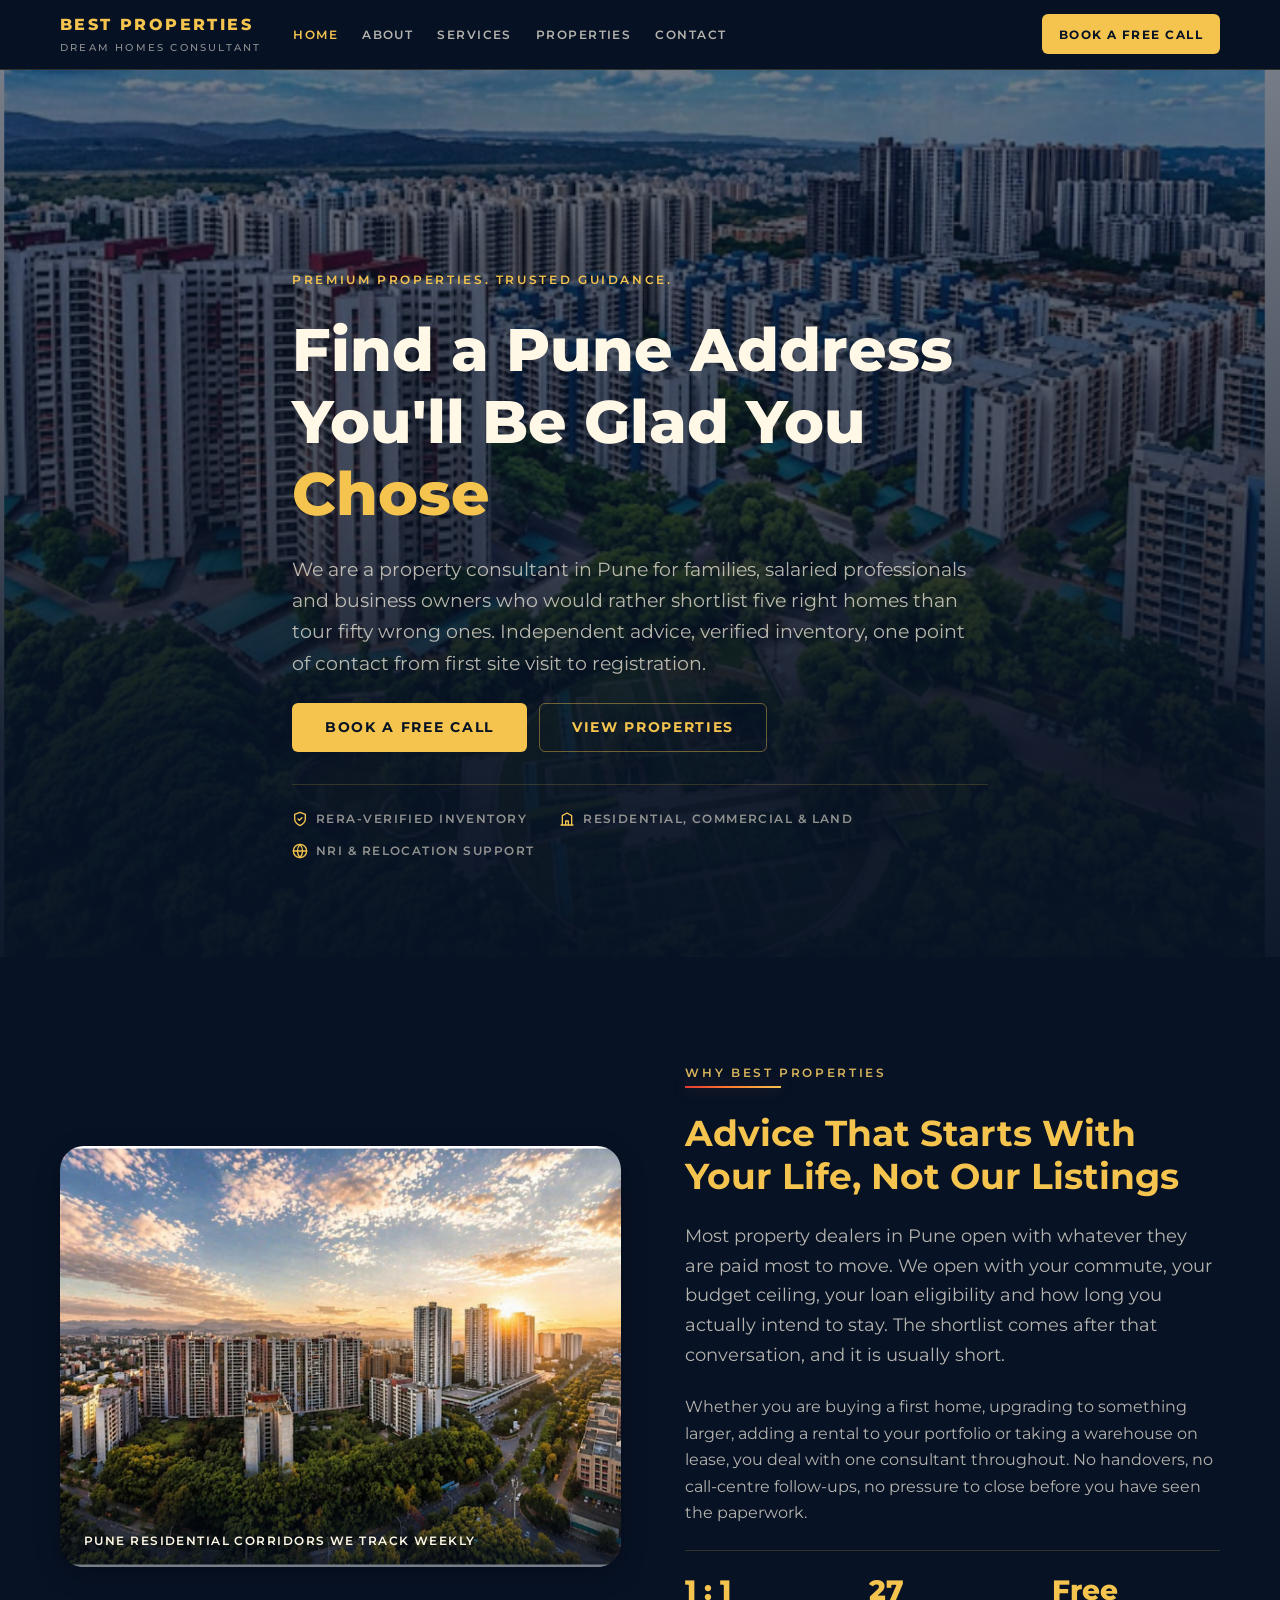
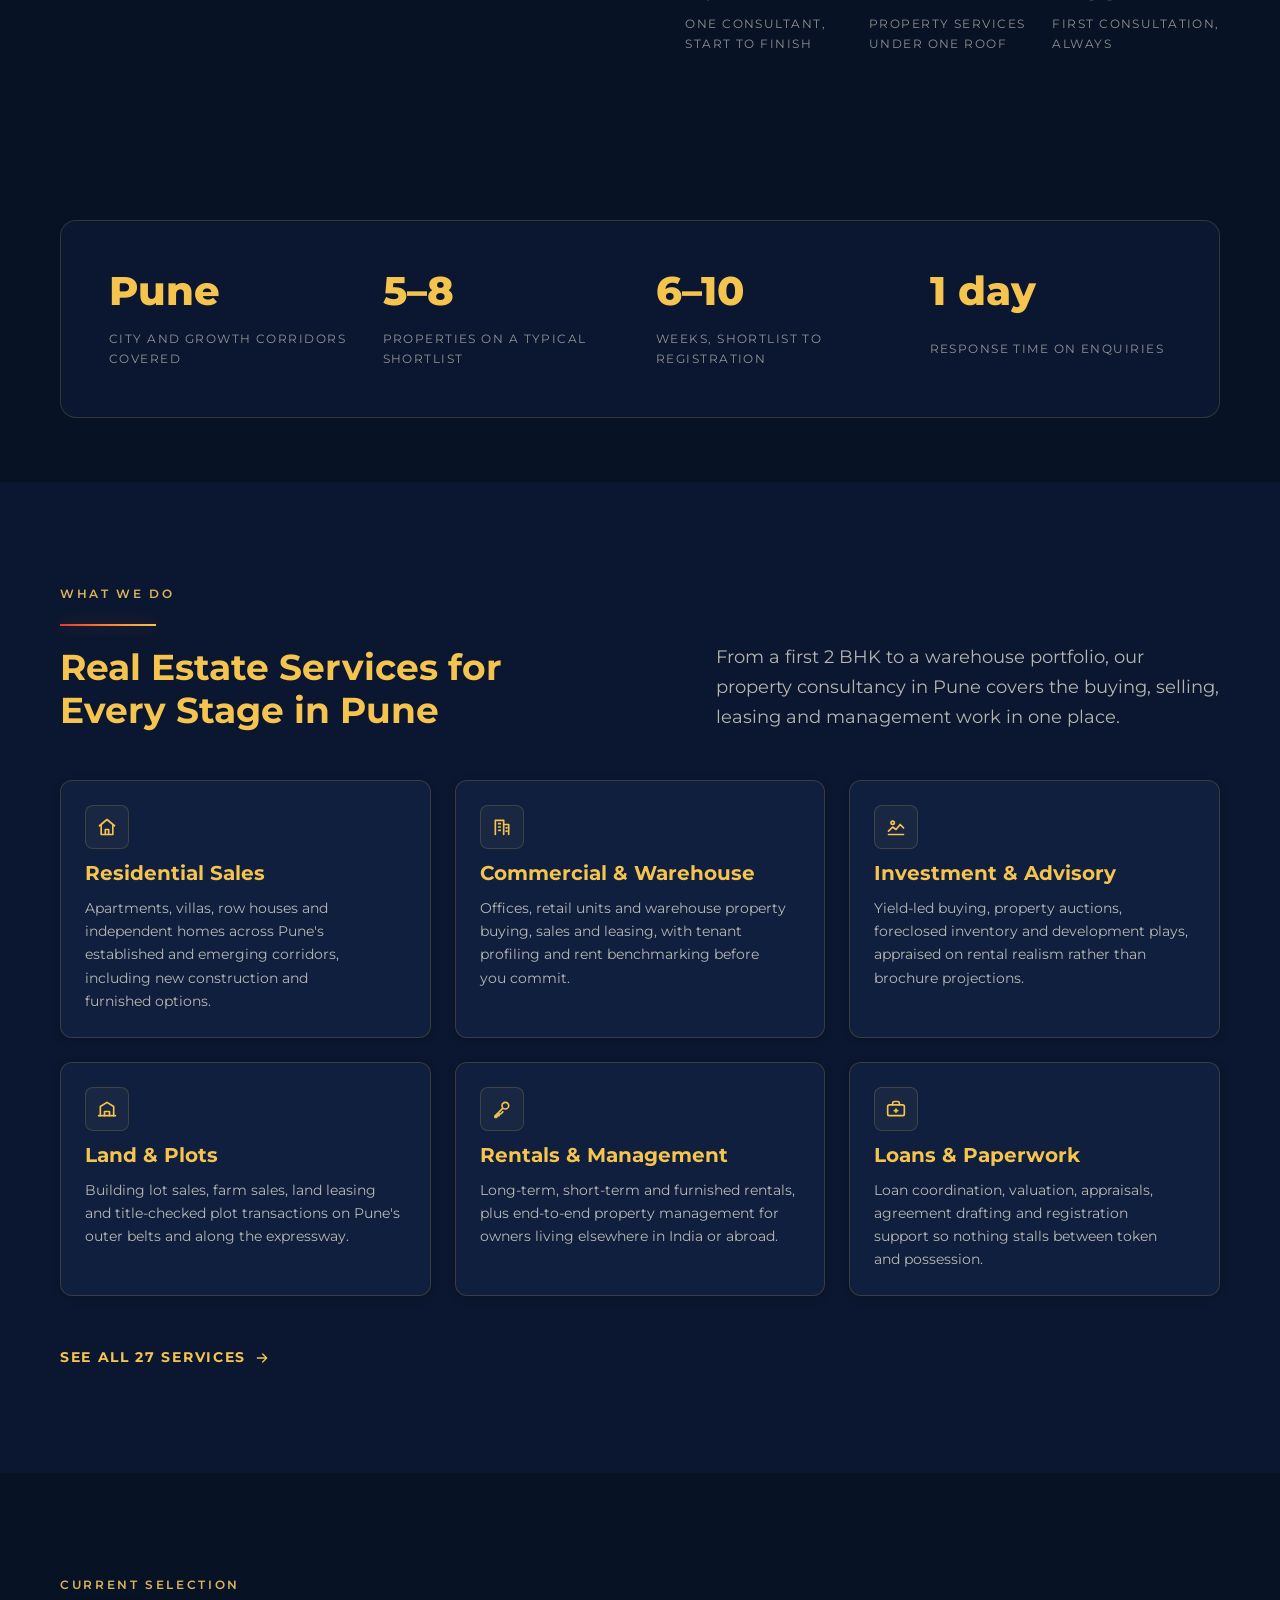
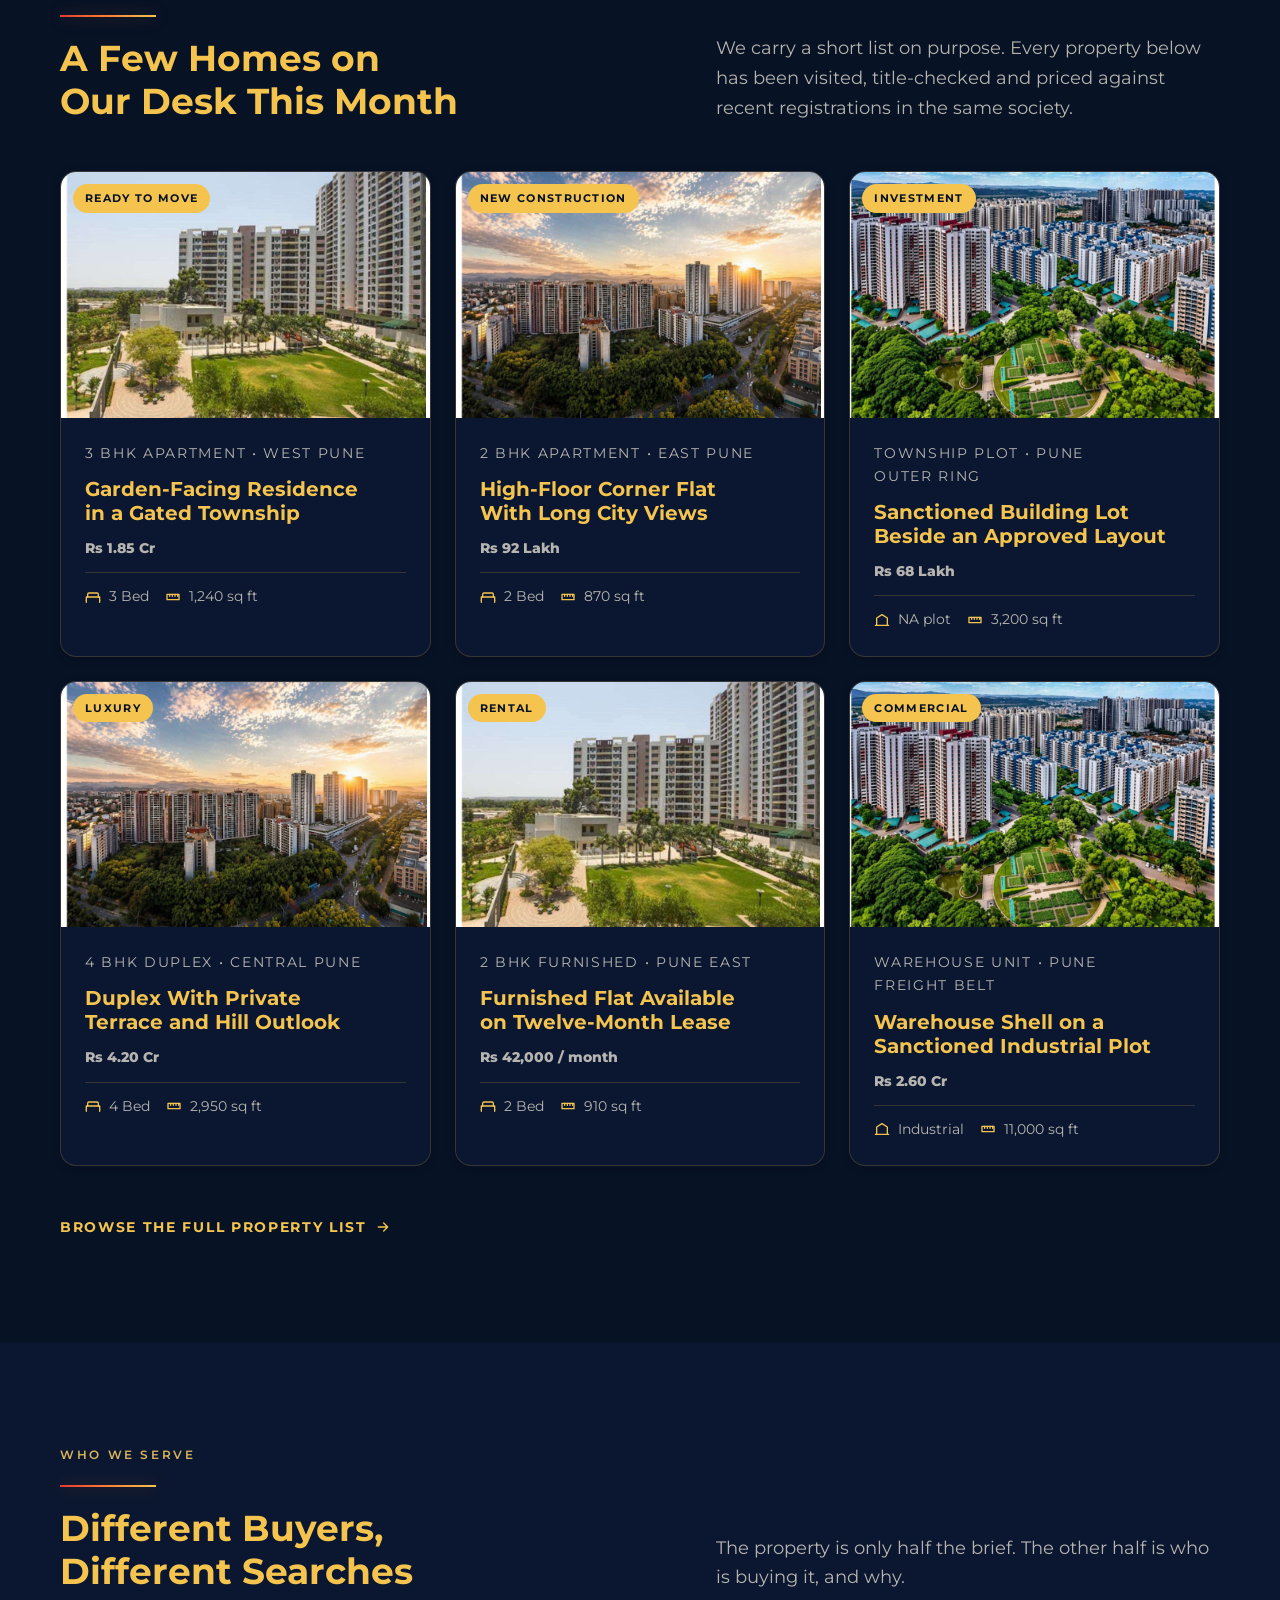
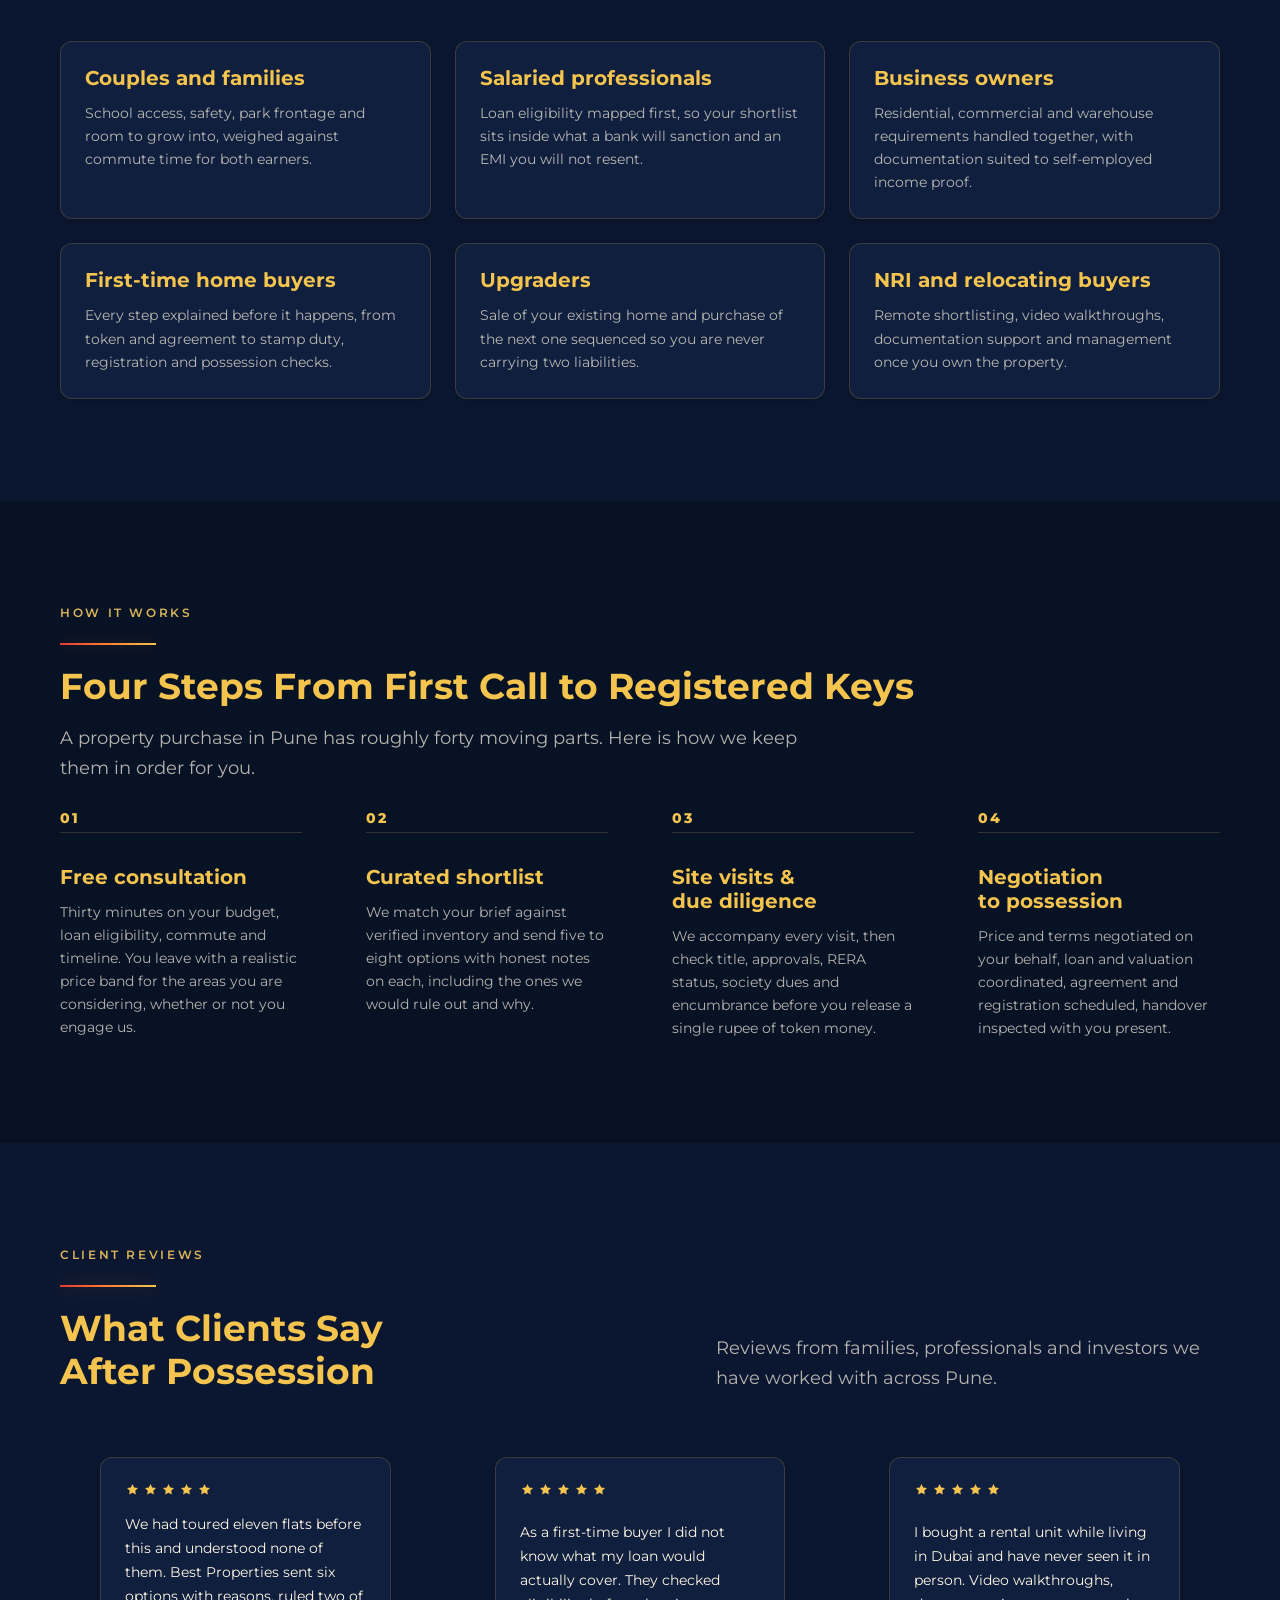
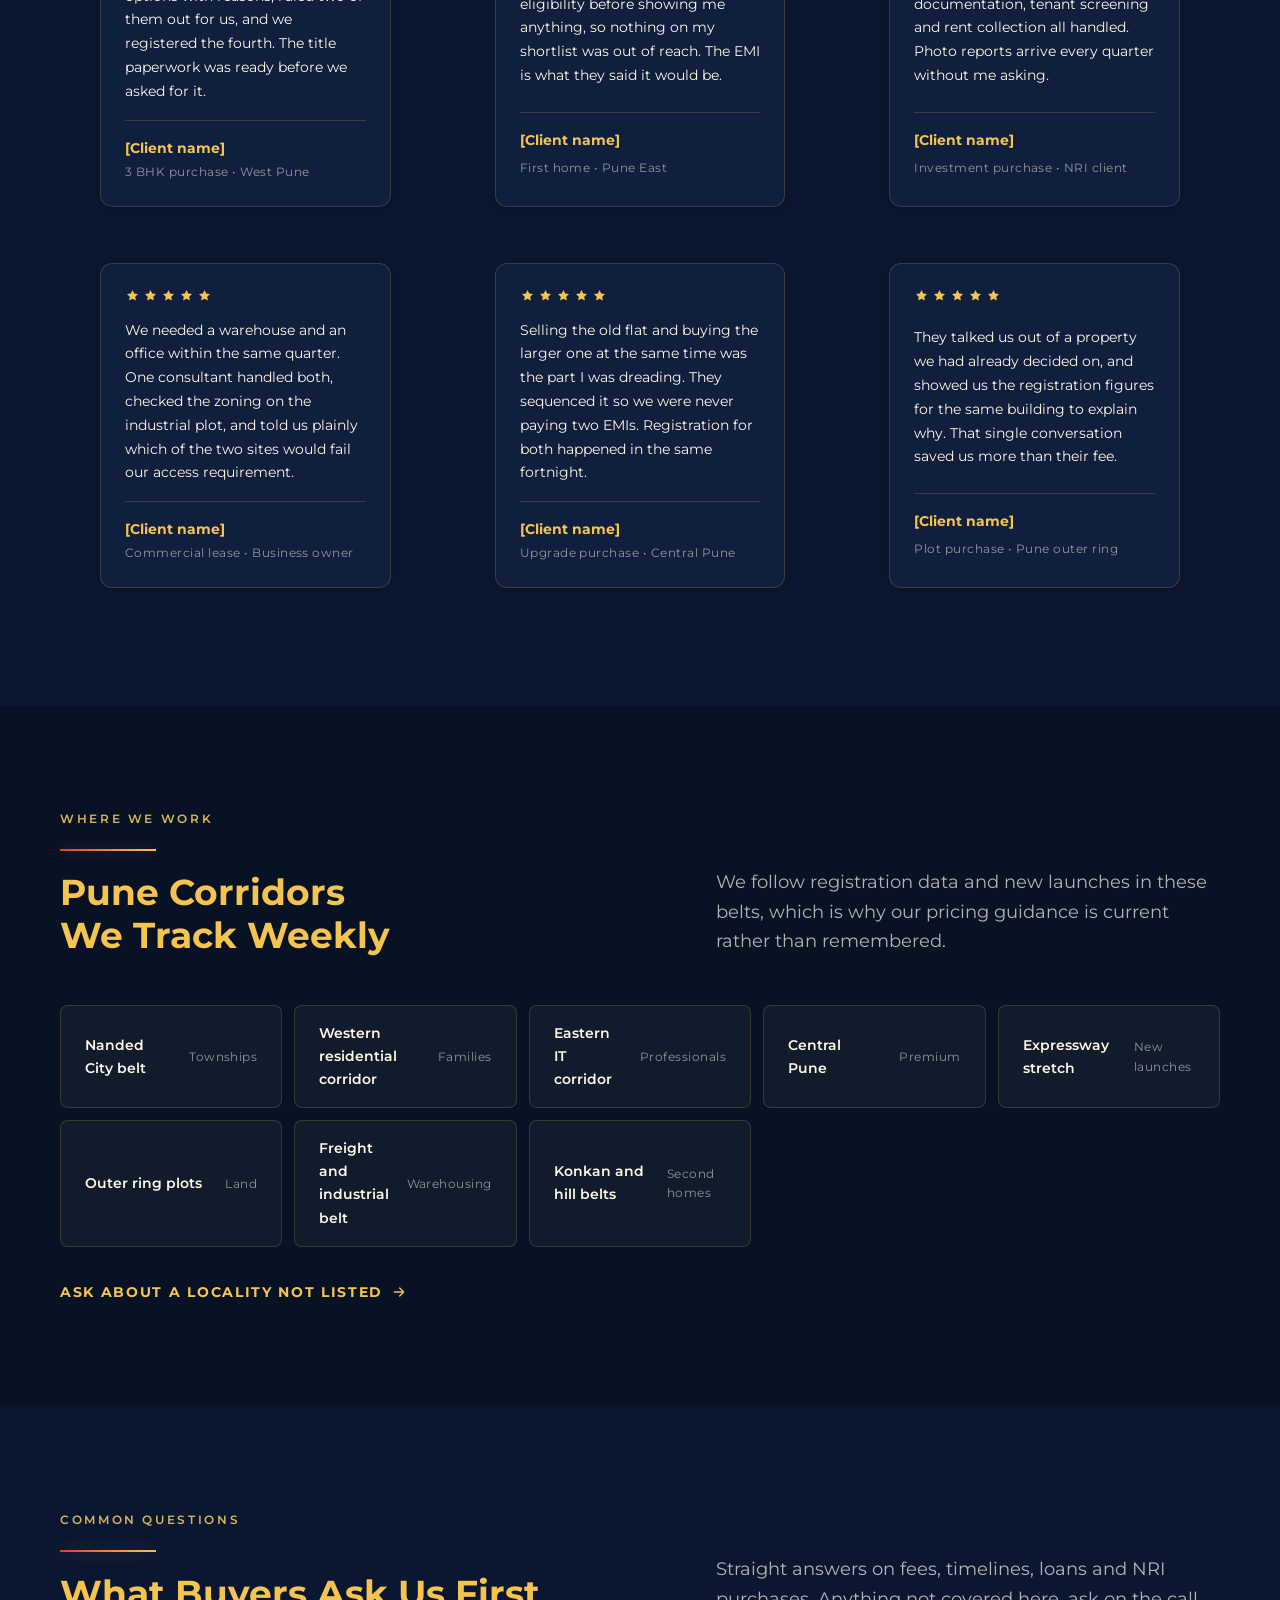
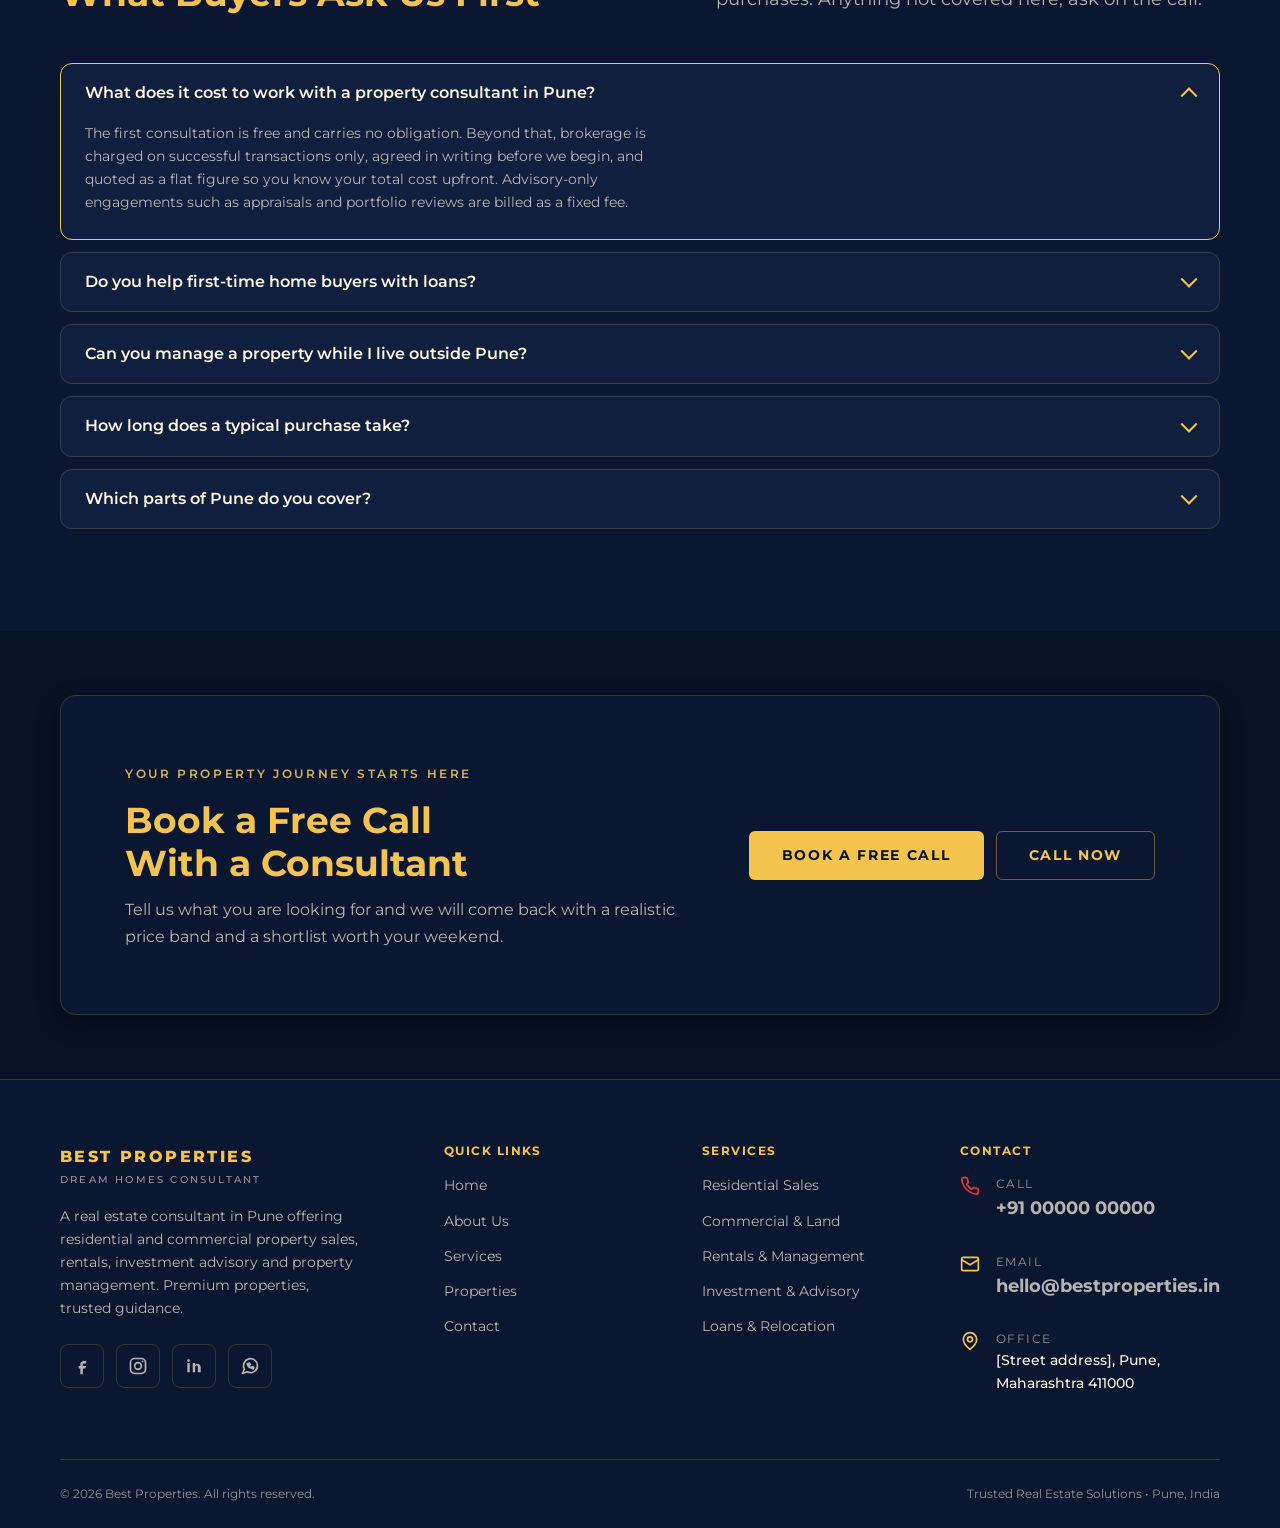
<file: index.html>
<!DOCTYPE html>
<html lang="en-IN">
<head>
<meta charset="utf-8">
<meta name="viewport" content="width=device-width, initial-scale=1">
<title>Best Properties | Real Estate Consultant in Pune for Homes &amp; Investment</title>
<meta name="description" content="Best Properties is a real estate consultant in Pune helping families, professionals and investors buy, sell, rent and manage residential and commercial property. Book a free call.">
<link rel="canonical" href="index.html">
<meta property="og:title" content="Best Properties | Real Estate Consultant in Pune">
<meta property="og:description" content="Premium properties, trusted guidance. Residential, commercial and investment property advice across Pune.">
<meta property="og:type" content="website">
<link rel="icon" href="data:image/svg+xml,%3Csvg xmlns='http://www.w3.org/2000/svg' viewBox='0 0 32 32'%3E%3Crect width='32' height='32' rx='6' fill='%23071225'/%3E%3Ctext x='16' y='23' font-family='Montserrat,Arial' font-size='19' font-weight='800' fill='%23F4C44E' text-anchor='middle'%3EB%3C/text%3E%3C/svg%3E">
<link rel="preconnect" href="https://fonts.googleapis.com">
<link rel="preconnect" href="https://fonts.gstatic.com" crossorigin>
<link rel="stylesheet" href="https://fonts.googleapis.com/css2?family=Montserrat:wght@400;500;600;700;800&display=swap">
<link rel="stylesheet" href="styles.css">
<script type="application/ld+json">
{
  "@context": "https://schema.org",
  "@type": "RealEstateAgent",
  "name": "Best Properties",
  "alternateName": "Dream Homes Consultant",
  "description": "Real estate consultant in Pune offering residential and commercial property sales, rentals, investment advisory, property management and relocation assistance.",
  "url": "index.html",
  "telephone": "+91 00000 00000",
  "email": "hello@bestproperties.in",
  "priceRange": "$$$",
  "areaServed": { "@type": "City", "name": "Pune" },
  "address": {
    "@type": "PostalAddress",
    "streetAddress": "[Street address]",
    "addressLocality": "Pune",
    "addressRegion": "Maharashtra",
    "postalCode": "411000",
    "addressCountry": "IN"
  },
  "knowsAbout": ["Residential property consulting", "Commercial property", "Property investment", "Property management", "Relocation assistance"]
}
</script>
</head>
<body>
<a class="skip-link" href="#main">Skip to main content</a>

<header class="site-head">
  <div class="wrap head-inner">
    <a class="brand" href="index.html">
      <span class="brand-name">Best Properties</span>
      <span class="brand-sub">Dream Homes Consultant</span>
    </a>
    <input class="nav-toggle" type="checkbox" id="nav-toggle">
    <label class="nav-btn" for="nav-toggle">
      <span class="sr-only">Toggle navigation menu</span>
      <svg class="icon-open" width="22" height="22" viewBox="0 0 24 24" fill="none" stroke="currentColor" stroke-width="2" stroke-linecap="round" aria-hidden="true"><path d="M4 7h16M4 12h16M4 17h16"/></svg>
      <svg class="icon-close" width="22" height="22" viewBox="0 0 24 24" fill="none" stroke="currentColor" stroke-width="2" stroke-linecap="round" aria-hidden="true"><path d="M6 6l12 12M18 6L6 18"/></svg>
    </label>
    <nav class="site-nav" aria-label="Primary">
      <ul>
        <li><a href="index.html" aria-current="page">Home</a></li>
        <li><a href="about.html">About</a></li>
        <li><a href="services.html">Services</a></li>
        <li><a href="properties.html">Properties</a></li>
        <li><a href="contact.html">Contact</a></li>
        <li class="nav-cta"><a class="btn btn-primary btn-sm" href="contact.html">Book a Free Call</a></li>
      </ul>
    </nav>
    <a class="btn btn-primary btn-sm head-cta" href="contact.html">Book a Free Call</a>
  </div>
</header>

<main id="main">

  <section class="hero">
    <div class="hero-media">
      <img src="images/nanded-city-aerial.png" alt="Aerial view of a landscaped Pune township with high-rise apartment towers surrounded by mature trees and gardens" loading="eager" width="1600" height="1000">
    </div>
    <div class="wrap hero-inner">
      <span class="eyebrow rise">Premium Properties. Trusted Guidance.</span>
      <h1 class="rise" style="--d:80ms">Find a Pune Address<br>You'll Be Glad You <em>Chose</em></h1>
      <p class="hero-sub rise" style="--d:160ms">We are a property consultant in Pune for families, salaried professionals and business owners who would rather shortlist five right homes than tour fifty wrong ones. Independent advice, verified inventory, one point of contact from first site visit to registration.</p>
      <div class="btn-row rise" style="--d:240ms">
        <a class="btn btn-primary" href="contact.html">Book a Free Call</a>
        <a class="btn btn-ghost" href="properties.html">View Properties</a>
      </div>
      <ul class="hero-trust rise" style="--d:320ms">
        <li>
          <svg width="16" height="16" viewBox="0 0 24 24" fill="none" stroke="currentColor" stroke-width="2" stroke-linecap="round" stroke-linejoin="round" aria-hidden="true"><path d="M12 22s8-4 8-10V5l-8-3-8 3v7c0 6 8 10 8 10z"/><path d="m9 12 2 2 4-4"/></svg>
          RERA-verified inventory
        </li>
        <li>
          <svg width="16" height="16" viewBox="0 0 24 24" fill="none" stroke="currentColor" stroke-width="2" stroke-linecap="round" stroke-linejoin="round" aria-hidden="true"><path d="M3 21h18"/><path d="M5 21V7l7-4 7 4v14"/><path d="M10 21v-6h4v6"/></svg>
          Residential, commercial &amp; land
        </li>
        <li>
          <svg width="16" height="16" viewBox="0 0 24 24" fill="none" stroke="currentColor" stroke-width="2" stroke-linecap="round" stroke-linejoin="round" aria-hidden="true"><path d="M2 12h20"/><circle cx="12" cy="12" r="10"/><path d="M12 2a15 15 0 0 1 0 20 15 15 0 0 1 0-20z"/></svg>
          NRI &amp; relocation support
        </li>
      </ul>
    </div>
  </section>

  <section class="section">
    <div class="wrap split">
      <div class="reveal figure-soft">
        <img src="images/pune-skyline-sunset.png" alt="Sunset over a Pune residential skyline with apartment towers rising above a green tree canopy" loading="lazy" width="1200" height="900">
        <p class="figure-caption">Pune residential corridors we track weekly</p>
      </div>
      <div class="reveal stack">
        <span class="eyebrow">Why Best Properties</span>
        <hr class="rule">
        <h2>Advice That Starts With Your Life, Not Our Listings</h2>
        <p class="lede">Most property dealers in Pune open with whatever they are paid most to move. We open with your commute, your budget ceiling, your loan eligibility and how long you actually intend to stay. The shortlist comes after that conversation, and it is usually short.</p>
        <p class="muted">Whether you are buying a first home, upgrading to something larger, adding a rental to your portfolio or taking a warehouse on lease, you deal with one consultant throughout. No handovers, no call-centre follow-ups, no pressure to close before you have seen the paperwork.</p>
        <ul class="stat-rail">
          <li><span class="stat-value">1 : 1</span><span class="stat-label">One consultant, start to finish</span></li>
          <li><span class="stat-value">27</span><span class="stat-label">Property services under one roof</span></li>
          <li><span class="stat-value">Free</span><span class="stat-label">First consultation, always</span></li>
        </ul>
      </div>
    </div>
  </section>

  <section class="section section--tight">
    <div class="wrap">
      <ul class="reveal stats-band">
        <li><span class="stat-value">Pune</span><span class="stat-label">City and growth corridors covered</span></li>
        <li><span class="stat-value">5&ndash;8</span><span class="stat-label">Properties on a typical shortlist</span></li>
        <li><span class="stat-value">6&ndash;10</span><span class="stat-label">Weeks, shortlist to registration</span></li>
        <li><span class="stat-value">1 day</span><span class="stat-label">Response time on enquiries</span></li>
      </ul>
    </div>
  </section>

  <section class="section section--panel">
    <div class="wrap">
      <div class="reveal section-head section-head--split">
        <span class="eyebrow">What We Do</span>
        <hr class="rule">
        <h2>Real Estate Services for Every Stage in Pune</h2>
        <p class="lede">From a first 2 BHK to a warehouse portfolio, our property consultancy in Pune covers the buying, selling, leasing and management work in one place.</p>
      </div>
      <div class="reveal-stagger grid grid-3">
        <article class="card card--link stack-sm">
          <span class="icon-badge" aria-hidden="true"><svg width="20" height="20" viewBox="0 0 24 24" fill="none" stroke="currentColor" stroke-width="2" stroke-linecap="round" stroke-linejoin="round"><path d="M3 10.5 12 3l9 7.5"/><path d="M5 9.5V21h14V9.5"/><path d="M10 21v-6h4v6"/></svg></span>
          <h3>Residential Sales</h3>
          <p>Apartments, villas, row houses and independent homes across Pune's established and emerging corridors, including new construction and furnished options.</p>
        </article>
        <article class="card card--link stack-sm">
          <span class="icon-badge" aria-hidden="true"><svg width="20" height="20" viewBox="0 0 24 24" fill="none" stroke="currentColor" stroke-width="2" stroke-linecap="round" stroke-linejoin="round"><path d="M4 21V4h10v17"/><path d="M14 9h6v12"/><path d="M8 8h2M8 12h2M8 16h2M17 13h1M17 17h1"/></svg></span>
          <h3>Commercial &amp; Warehouse</h3>
          <p>Offices, retail units and warehouse property buying, sales and leasing, with tenant profiling and rent benchmarking before you commit.</p>
        </article>
        <article class="card card--link stack-sm">
          <span class="icon-badge" aria-hidden="true"><svg width="20" height="20" viewBox="0 0 24 24" fill="none" stroke="currentColor" stroke-width="2" stroke-linecap="round" stroke-linejoin="round"><path d="m3 17 5-5 4 3 5-6 4 4"/><path d="M3 21h18"/><circle cx="8" cy="7" r="2"/></svg></span>
          <h3>Investment &amp; Advisory</h3>
          <p>Yield-led buying, property auctions, foreclosed inventory and development plays, appraised on rental realism rather than brochure projections.</p>
        </article>
        <article class="card card--link stack-sm">
          <span class="icon-badge" aria-hidden="true"><svg width="20" height="20" viewBox="0 0 24 24" fill="none" stroke="currentColor" stroke-width="2" stroke-linecap="round" stroke-linejoin="round"><path d="M4 20V9l8-5 8 5v11"/><path d="M9 20v-5h6v5"/><path d="M2 20h20"/></svg></span>
          <h3>Land &amp; Plots</h3>
          <p>Building lot sales, farm sales, land leasing and title-checked plot transactions on Pune's outer belts and along the expressway.</p>
        </article>
        <article class="card card--link stack-sm">
          <span class="icon-badge" aria-hidden="true"><svg width="20" height="20" viewBox="0 0 24 24" fill="none" stroke="currentColor" stroke-width="2" stroke-linecap="round" stroke-linejoin="round"><circle cx="16" cy="8" r="4"/><path d="m12.5 11.5-9 9V22h2l1-2h2v-2h2l2.5-2.5"/></svg></span>
          <h3>Rentals &amp; Management</h3>
          <p>Long-term, short-term and furnished rentals, plus end-to-end property management for owners living elsewhere in India or abroad.</p>
        </article>
        <article class="card card--link stack-sm">
          <span class="icon-badge" aria-hidden="true"><svg width="20" height="20" viewBox="0 0 24 24" fill="none" stroke="currentColor" stroke-width="2" stroke-linecap="round" stroke-linejoin="round"><path d="M20 7H4a2 2 0 0 0-2 2v9a2 2 0 0 0 2 2h16a2 2 0 0 0 2-2V9a2 2 0 0 0-2-2z"/><path d="M16 7V5a2 2 0 0 0-2-2h-4a2 2 0 0 0-2 2v2"/><path d="M12 12v4M10 14h4"/></svg></span>
          <h3>Loans &amp; Paperwork</h3>
          <p>Loan coordination, valuation, appraisals, agreement drafting and registration support so nothing stalls between token and possession.</p>
        </article>
      </div>
      <p style="margin-top: var(--sp-7)">
        <a class="link-arrow" href="services.html">See all 27 services
          <svg width="16" height="16" viewBox="0 0 24 24" fill="none" stroke="currentColor" stroke-width="2" stroke-linecap="round" stroke-linejoin="round" aria-hidden="true"><path d="M5 12h14M13 6l6 6-6 6"/></svg>
        </a>
      </p>
    </div>
  </section>

  <section class="section">
    <div class="wrap">
      <div class="reveal section-head section-head--split">
        <span class="eyebrow">Current Selection</span>
        <hr class="rule">
        <h2>A Few Homes on Our Desk This Month</h2>
        <p class="lede">We carry a short list on purpose. Every property below has been visited, title-checked and priced against recent registrations in the same society.</p>
      </div>
      <div class="reveal-stagger grid grid-3">
        <a class="card property" href="properties.html">
          <div class="property-media">
            <span class="badge">Ready to move</span>
            <img src="images/apartment-garden-courtyard.png" alt="Mid-rise apartment buildings overlooking a landscaped lawn and palm-lined walkway in a Pune gated community" loading="lazy" width="900" height="600">
          </div>
          <div class="property-body">
            <p class="property-meta">3 BHK Apartment &bull; West Pune</p>
            <h3>Garden-Facing Residence in a Gated Township</h3>
            <p class="property-price">Rs 1.85 Cr</p>
            <ul class="property-specs">
              <li><svg width="16" height="16" viewBox="0 0 24 24" fill="none" stroke="currentColor" stroke-width="2" stroke-linecap="round" stroke-linejoin="round" aria-hidden="true"><path d="M2 17v-5h20v5"/><path d="M2 20v-3M22 20v-3"/><path d="M4 12V8a2 2 0 0 1 2-2h12a2 2 0 0 1 2 2v4"/></svg>3 Bed</li>
              <li><svg width="16" height="16" viewBox="0 0 24 24" fill="none" stroke="currentColor" stroke-width="2" stroke-linecap="round" stroke-linejoin="round" aria-hidden="true"><path d="M3 8h18v8H3z"/><path d="M7 8v3M11 8v3M15 8v3M19 8v3"/></svg>1,240 sq ft</li>
            </ul>
          </div>
        </a>
        <a class="card property" href="properties.html">
          <div class="property-media">
            <span class="badge">New construction</span>
            <img src="images/pune-skyline-sunset.png" alt="High-rise towers in a Pune residential corridor photographed at golden hour above a wooded skyline" loading="lazy" width="900" height="600">
          </div>
          <div class="property-body">
            <p class="property-meta">2 BHK Apartment &bull; East Pune</p>
            <h3>High-Floor Corner Flat With Long City Views</h3>
            <p class="property-price">Rs 92 Lakh</p>
            <ul class="property-specs">
              <li><svg width="16" height="16" viewBox="0 0 24 24" fill="none" stroke="currentColor" stroke-width="2" stroke-linecap="round" stroke-linejoin="round" aria-hidden="true"><path d="M2 17v-5h20v5"/><path d="M2 20v-3M22 20v-3"/><path d="M4 12V8a2 2 0 0 1 2-2h12a2 2 0 0 1 2 2v4"/></svg>2 Bed</li>
              <li><svg width="16" height="16" viewBox="0 0 24 24" fill="none" stroke="currentColor" stroke-width="2" stroke-linecap="round" stroke-linejoin="round" aria-hidden="true"><path d="M3 8h18v8H3z"/><path d="M7 8v3M11 8v3M15 8v3M19 8v3"/></svg>870 sq ft</li>
            </ul>
          </div>
        </a>
        <a class="card property" href="properties.html">
          <div class="property-media">
            <span class="badge">Investment</span>
            <img src="images/nanded-city-aerial.png" alt="Aerial photograph of a planned Pune township showing apartment clusters, internal roads and a central garden" loading="lazy" width="900" height="600">
          </div>
          <div class="property-body">
            <p class="property-meta">Township Plot &bull; Pune Outer Ring</p>
            <h3>Sanctioned Building Lot Beside an Approved Layout</h3>
            <p class="property-price">Rs 68 Lakh</p>
            <ul class="property-specs">
              <li><svg width="16" height="16" viewBox="0 0 24 24" fill="none" stroke="currentColor" stroke-width="2" stroke-linecap="round" stroke-linejoin="round" aria-hidden="true"><path d="M4 20V9l8-5 8 5v11"/><path d="M2 20h20"/></svg>NA plot</li>
              <li><svg width="16" height="16" viewBox="0 0 24 24" fill="none" stroke="currentColor" stroke-width="2" stroke-linecap="round" stroke-linejoin="round" aria-hidden="true"><path d="M3 8h18v8H3z"/><path d="M7 8v3M11 8v3M15 8v3M19 8v3"/></svg>3,200 sq ft</li>
            </ul>
          </div>
        </a>
        <a class="card property" href="properties.html">
          <div class="property-media">
            <span class="badge">Luxury</span>
            <img src="images/pune-skyline-sunset.png" alt="Premium residential towers in Pune at golden hour with the Sahyadri hills in the distance" loading="lazy" width="900" height="600">
          </div>
          <div class="property-body">
            <p class="property-meta">4 BHK Duplex &bull; Central Pune</p>
            <h3>Duplex With Private Terrace and Hill Outlook</h3>
            <p class="property-price">Rs 4.20 Cr</p>
            <ul class="property-specs">
              <li><svg width="16" height="16" viewBox="0 0 24 24" fill="none" stroke="currentColor" stroke-width="2" stroke-linecap="round" stroke-linejoin="round" aria-hidden="true"><path d="M2 17v-5h20v5"/><path d="M2 20v-3M22 20v-3"/><path d="M4 12V8a2 2 0 0 1 2-2h12a2 2 0 0 1 2 2v4"/></svg>4 Bed</li>
              <li><svg width="16" height="16" viewBox="0 0 24 24" fill="none" stroke="currentColor" stroke-width="2" stroke-linecap="round" stroke-linejoin="round" aria-hidden="true"><path d="M3 8h18v8H3z"/><path d="M7 8v3M11 8v3M15 8v3M19 8v3"/></svg>2,950 sq ft</li>
            </ul>
          </div>
        </a>
        <a class="card property" href="properties.html">
          <div class="property-media">
            <span class="badge">Rental</span>
            <img src="images/apartment-garden-courtyard.png" alt="Low-rise residential block beside a maintained garden and seating area in a Pune housing society" loading="lazy" width="900" height="600">
          </div>
          <div class="property-body">
            <p class="property-meta">2 BHK Furnished &bull; Pune East</p>
            <h3>Furnished Flat Available on Twelve-Month Lease</h3>
            <p class="property-price">Rs 42,000 / month</p>
            <ul class="property-specs">
              <li><svg width="16" height="16" viewBox="0 0 24 24" fill="none" stroke="currentColor" stroke-width="2" stroke-linecap="round" stroke-linejoin="round" aria-hidden="true"><path d="M2 17v-5h20v5"/><path d="M2 20v-3M22 20v-3"/><path d="M4 12V8a2 2 0 0 1 2-2h12a2 2 0 0 1 2 2v4"/></svg>2 Bed</li>
              <li><svg width="16" height="16" viewBox="0 0 24 24" fill="none" stroke="currentColor" stroke-width="2" stroke-linecap="round" stroke-linejoin="round" aria-hidden="true"><path d="M3 8h18v8H3z"/><path d="M7 8v3M11 8v3M15 8v3M19 8v3"/></svg>910 sq ft</li>
            </ul>
          </div>
        </a>
        <a class="card property" href="properties.html">
          <div class="property-media">
            <span class="badge">Commercial</span>
            <img src="images/nanded-city-aerial.png" alt="Wide aerial photograph of a Pune district with warehousing units on the periphery" loading="lazy" width="900" height="600">
          </div>
          <div class="property-body">
            <p class="property-meta">Warehouse Unit &bull; Pune Freight Belt</p>
            <h3>Warehouse Shell on a Sanctioned Industrial Plot</h3>
            <p class="property-price">Rs 2.60 Cr</p>
            <ul class="property-specs">
              <li><svg width="16" height="16" viewBox="0 0 24 24" fill="none" stroke="currentColor" stroke-width="2" stroke-linecap="round" stroke-linejoin="round" aria-hidden="true"><path d="M4 20V9l8-5 8 5v11"/><path d="M2 20h20"/></svg>Industrial</li>
              <li><svg width="16" height="16" viewBox="0 0 24 24" fill="none" stroke="currentColor" stroke-width="2" stroke-linecap="round" stroke-linejoin="round" aria-hidden="true"><path d="M3 8h18v8H3z"/><path d="M7 8v3M11 8v3M15 8v3M19 8v3"/></svg>11,000 sq ft</li>
            </ul>
          </div>
        </a>
      </div>
      <p style="margin-top: var(--sp-7)">
        <a class="link-arrow" href="properties.html">Browse the full property list
          <svg width="16" height="16" viewBox="0 0 24 24" fill="none" stroke="currentColor" stroke-width="2" stroke-linecap="round" stroke-linejoin="round" aria-hidden="true"><path d="M5 12h14M13 6l6 6-6 6"/></svg>
        </a>
      </p>
    </div>
  </section>

  <section class="section section--panel">
    <div class="wrap">
      <div class="reveal section-head section-head--split">
        <span class="eyebrow">Who We Serve</span>
        <hr class="rule">
        <h2>Different Buyers, Different Searches</h2>
        <p class="lede">The property is only half the brief. The other half is who is buying it, and why.</p>
      </div>
      <div class="reveal-stagger grid grid-3">
        <article class="card stack-sm">
          <h3>Couples and families</h3>
          <p>School access, safety, park frontage and room to grow into, weighed against commute time for both earners.</p>
        </article>
        <article class="card stack-sm">
          <h3>Salaried professionals</h3>
          <p>Loan eligibility mapped first, so your shortlist sits inside what a bank will sanction and an EMI you will not resent.</p>
        </article>
        <article class="card stack-sm">
          <h3>Business owners</h3>
          <p>Residential, commercial and warehouse requirements handled together, with documentation suited to self-employed income proof.</p>
        </article>
        <article class="card stack-sm">
          <h3>First-time home buyers</h3>
          <p>Every step explained before it happens, from token and agreement to stamp duty, registration and possession checks.</p>
        </article>
        <article class="card stack-sm">
          <h3>Upgraders</h3>
          <p>Sale of your existing home and purchase of the next one sequenced so you are never carrying two liabilities.</p>
        </article>
        <article class="card stack-sm">
          <h3>NRI and relocating buyers</h3>
          <p>Remote shortlisting, video walkthroughs, documentation support and management once you own the property.</p>
        </article>
      </div>
    </div>
  </section>

  <section class="section">
    <div class="wrap">
      <div class="reveal section-head">
        <span class="eyebrow">How It Works</span>
        <hr class="rule">
        <h2>Four Steps From First Call to Registered Keys</h2>
        <p class="lede">A property purchase in Pune has roughly forty moving parts. Here is how we keep them in order for you.</p>
      </div>
      <ol class="reveal-stagger timeline">
        <li class="step">
          <h3>Free consultation</h3>
          <p>Thirty minutes on your budget, loan eligibility, commute and timeline. You leave with a realistic price band for the areas you are considering, whether or not you engage us.</p>
        </li>
        <li class="step">
          <h3>Curated shortlist</h3>
          <p>We match your brief against verified inventory and send five to eight options with honest notes on each, including the ones we would rule out and why.</p>
        </li>
        <li class="step">
          <h3>Site visits &amp; due diligence</h3>
          <p>We accompany every visit, then check title, approvals, RERA status, society dues and encumbrance before you release a single rupee of token money.</p>
        </li>
        <li class="step">
          <h3>Negotiation to possession</h3>
          <p>Price and terms negotiated on your behalf, loan and valuation coordinated, agreement and registration scheduled, handover inspected with you present.</p>
        </li>
      </ol>
    </div>
  </section>

  <section class="section section--panel">
    <div class="wrap">
      <div class="reveal section-head section-head--split">
        <span class="eyebrow">Client Reviews</span>
        <hr class="rule">
        <h2>What Clients Say After Possession</h2>
        <p class="lede">Reviews from families, professionals and investors we have worked with across Pune.</p>
      </div>
      <div class="reveal-stagger grid grid-3">
        <figure class="card review">
          <div class="stars" role="img" aria-label="5 out of 5"><svg width="15" height="15" viewBox="0 0 24 24" fill="currentColor" aria-hidden="true"><path d="m12 3 2.7 5.6 6.1.9-4.4 4.3 1 6.2-5.4-2.9-5.4 2.9 1-6.2L3.2 9.5l6.1-.9L12 3z"/></svg><svg width="15" height="15" viewBox="0 0 24 24" fill="currentColor" aria-hidden="true"><path d="m12 3 2.7 5.6 6.1.9-4.4 4.3 1 6.2-5.4-2.9-5.4 2.9 1-6.2L3.2 9.5l6.1-.9L12 3z"/></svg><svg width="15" height="15" viewBox="0 0 24 24" fill="currentColor" aria-hidden="true"><path d="m12 3 2.7 5.6 6.1.9-4.4 4.3 1 6.2-5.4-2.9-5.4 2.9 1-6.2L3.2 9.5l6.1-.9L12 3z"/></svg><svg width="15" height="15" viewBox="0 0 24 24" fill="currentColor" aria-hidden="true"><path d="m12 3 2.7 5.6 6.1.9-4.4 4.3 1 6.2-5.4-2.9-5.4 2.9 1-6.2L3.2 9.5l6.1-.9L12 3z"/></svg><svg width="15" height="15" viewBox="0 0 24 24" fill="currentColor" aria-hidden="true"><path d="m12 3 2.7 5.6 6.1.9-4.4 4.3 1 6.2-5.4-2.9-5.4 2.9 1-6.2L3.2 9.5l6.1-.9L12 3z"/></svg></div>
          <blockquote>We had toured eleven flats before this and understood none of them. Best Properties sent six options with reasons, ruled two of them out for us, and we registered the fourth. The title paperwork was ready before we asked for it.</blockquote>
          <figcaption><span class="review-name">[Client name]</span><span class="review-role">3 BHK purchase &bull; West Pune</span></figcaption>
        </figure>
        <figure class="card review">
          <div class="stars" role="img" aria-label="5 out of 5"><svg width="15" height="15" viewBox="0 0 24 24" fill="currentColor" aria-hidden="true"><path d="m12 3 2.7 5.6 6.1.9-4.4 4.3 1 6.2-5.4-2.9-5.4 2.9 1-6.2L3.2 9.5l6.1-.9L12 3z"/></svg><svg width="15" height="15" viewBox="0 0 24 24" fill="currentColor" aria-hidden="true"><path d="m12 3 2.7 5.6 6.1.9-4.4 4.3 1 6.2-5.4-2.9-5.4 2.9 1-6.2L3.2 9.5l6.1-.9L12 3z"/></svg><svg width="15" height="15" viewBox="0 0 24 24" fill="currentColor" aria-hidden="true"><path d="m12 3 2.7 5.6 6.1.9-4.4 4.3 1 6.2-5.4-2.9-5.4 2.9 1-6.2L3.2 9.5l6.1-.9L12 3z"/></svg><svg width="15" height="15" viewBox="0 0 24 24" fill="currentColor" aria-hidden="true"><path d="m12 3 2.7 5.6 6.1.9-4.4 4.3 1 6.2-5.4-2.9-5.4 2.9 1-6.2L3.2 9.5l6.1-.9L12 3z"/></svg><svg width="15" height="15" viewBox="0 0 24 24" fill="currentColor" aria-hidden="true"><path d="m12 3 2.7 5.6 6.1.9-4.4 4.3 1 6.2-5.4-2.9-5.4 2.9 1-6.2L3.2 9.5l6.1-.9L12 3z"/></svg></div>
          <blockquote>As a first-time buyer I did not know what my loan would actually cover. They checked eligibility before showing me anything, so nothing on my shortlist was out of reach. The EMI is what they said it would be.</blockquote>
          <figcaption><span class="review-name">[Client name]</span><span class="review-role">First home &bull; Pune East</span></figcaption>
        </figure>
        <figure class="card review">
          <div class="stars" role="img" aria-label="5 out of 5"><svg width="15" height="15" viewBox="0 0 24 24" fill="currentColor" aria-hidden="true"><path d="m12 3 2.7 5.6 6.1.9-4.4 4.3 1 6.2-5.4-2.9-5.4 2.9 1-6.2L3.2 9.5l6.1-.9L12 3z"/></svg><svg width="15" height="15" viewBox="0 0 24 24" fill="currentColor" aria-hidden="true"><path d="m12 3 2.7 5.6 6.1.9-4.4 4.3 1 6.2-5.4-2.9-5.4 2.9 1-6.2L3.2 9.5l6.1-.9L12 3z"/></svg><svg width="15" height="15" viewBox="0 0 24 24" fill="currentColor" aria-hidden="true"><path d="m12 3 2.7 5.6 6.1.9-4.4 4.3 1 6.2-5.4-2.9-5.4 2.9 1-6.2L3.2 9.5l6.1-.9L12 3z"/></svg><svg width="15" height="15" viewBox="0 0 24 24" fill="currentColor" aria-hidden="true"><path d="m12 3 2.7 5.6 6.1.9-4.4 4.3 1 6.2-5.4-2.9-5.4 2.9 1-6.2L3.2 9.5l6.1-.9L12 3z"/></svg><svg width="15" height="15" viewBox="0 0 24 24" fill="currentColor" aria-hidden="true"><path d="m12 3 2.7 5.6 6.1.9-4.4 4.3 1 6.2-5.4-2.9-5.4 2.9 1-6.2L3.2 9.5l6.1-.9L12 3z"/></svg></div>
          <blockquote>I bought a rental unit while living in Dubai and have never seen it in person. Video walkthroughs, documentation, tenant screening and rent collection all handled. Photo reports arrive every quarter without me asking.</blockquote>
          <figcaption><span class="review-name">[Client name]</span><span class="review-role">Investment purchase &bull; NRI client</span></figcaption>
        </figure>
        <figure class="card review">
          <div class="stars" role="img" aria-label="5 out of 5"><svg width="15" height="15" viewBox="0 0 24 24" fill="currentColor" aria-hidden="true"><path d="m12 3 2.7 5.6 6.1.9-4.4 4.3 1 6.2-5.4-2.9-5.4 2.9 1-6.2L3.2 9.5l6.1-.9L12 3z"/></svg><svg width="15" height="15" viewBox="0 0 24 24" fill="currentColor" aria-hidden="true"><path d="m12 3 2.7 5.6 6.1.9-4.4 4.3 1 6.2-5.4-2.9-5.4 2.9 1-6.2L3.2 9.5l6.1-.9L12 3z"/></svg><svg width="15" height="15" viewBox="0 0 24 24" fill="currentColor" aria-hidden="true"><path d="m12 3 2.7 5.6 6.1.9-4.4 4.3 1 6.2-5.4-2.9-5.4 2.9 1-6.2L3.2 9.5l6.1-.9L12 3z"/></svg><svg width="15" height="15" viewBox="0 0 24 24" fill="currentColor" aria-hidden="true"><path d="m12 3 2.7 5.6 6.1.9-4.4 4.3 1 6.2-5.4-2.9-5.4 2.9 1-6.2L3.2 9.5l6.1-.9L12 3z"/></svg><svg width="15" height="15" viewBox="0 0 24 24" fill="currentColor" aria-hidden="true"><path d="m12 3 2.7 5.6 6.1.9-4.4 4.3 1 6.2-5.4-2.9-5.4 2.9 1-6.2L3.2 9.5l6.1-.9L12 3z"/></svg></div>
          <blockquote>We needed a warehouse and an office within the same quarter. One consultant handled both, checked the zoning on the industrial plot, and told us plainly which of the two sites would fail our access requirement.</blockquote>
          <figcaption><span class="review-name">[Client name]</span><span class="review-role">Commercial lease &bull; Business owner</span></figcaption>
        </figure>
        <figure class="card review">
          <div class="stars" role="img" aria-label="5 out of 5"><svg width="15" height="15" viewBox="0 0 24 24" fill="currentColor" aria-hidden="true"><path d="m12 3 2.7 5.6 6.1.9-4.4 4.3 1 6.2-5.4-2.9-5.4 2.9 1-6.2L3.2 9.5l6.1-.9L12 3z"/></svg><svg width="15" height="15" viewBox="0 0 24 24" fill="currentColor" aria-hidden="true"><path d="m12 3 2.7 5.6 6.1.9-4.4 4.3 1 6.2-5.4-2.9-5.4 2.9 1-6.2L3.2 9.5l6.1-.9L12 3z"/></svg><svg width="15" height="15" viewBox="0 0 24 24" fill="currentColor" aria-hidden="true"><path d="m12 3 2.7 5.6 6.1.9-4.4 4.3 1 6.2-5.4-2.9-5.4 2.9 1-6.2L3.2 9.5l6.1-.9L12 3z"/></svg><svg width="15" height="15" viewBox="0 0 24 24" fill="currentColor" aria-hidden="true"><path d="m12 3 2.7 5.6 6.1.9-4.4 4.3 1 6.2-5.4-2.9-5.4 2.9 1-6.2L3.2 9.5l6.1-.9L12 3z"/></svg><svg width="15" height="15" viewBox="0 0 24 24" fill="currentColor" aria-hidden="true"><path d="m12 3 2.7 5.6 6.1.9-4.4 4.3 1 6.2-5.4-2.9-5.4 2.9 1-6.2L3.2 9.5l6.1-.9L12 3z"/></svg></div>
          <blockquote>Selling the old flat and buying the larger one at the same time was the part I was dreading. They sequenced it so we were never paying two EMIs. Registration for both happened in the same fortnight.</blockquote>
          <figcaption><span class="review-name">[Client name]</span><span class="review-role">Upgrade purchase &bull; Central Pune</span></figcaption>
        </figure>
        <figure class="card review">
          <div class="stars" role="img" aria-label="5 out of 5"><svg width="15" height="15" viewBox="0 0 24 24" fill="currentColor" aria-hidden="true"><path d="m12 3 2.7 5.6 6.1.9-4.4 4.3 1 6.2-5.4-2.9-5.4 2.9 1-6.2L3.2 9.5l6.1-.9L12 3z"/></svg><svg width="15" height="15" viewBox="0 0 24 24" fill="currentColor" aria-hidden="true"><path d="m12 3 2.7 5.6 6.1.9-4.4 4.3 1 6.2-5.4-2.9-5.4 2.9 1-6.2L3.2 9.5l6.1-.9L12 3z"/></svg><svg width="15" height="15" viewBox="0 0 24 24" fill="currentColor" aria-hidden="true"><path d="m12 3 2.7 5.6 6.1.9-4.4 4.3 1 6.2-5.4-2.9-5.4 2.9 1-6.2L3.2 9.5l6.1-.9L12 3z"/></svg><svg width="15" height="15" viewBox="0 0 24 24" fill="currentColor" aria-hidden="true"><path d="m12 3 2.7 5.6 6.1.9-4.4 4.3 1 6.2-5.4-2.9-5.4 2.9 1-6.2L3.2 9.5l6.1-.9L12 3z"/></svg><svg width="15" height="15" viewBox="0 0 24 24" fill="currentColor" aria-hidden="true"><path d="m12 3 2.7 5.6 6.1.9-4.4 4.3 1 6.2-5.4-2.9-5.4 2.9 1-6.2L3.2 9.5l6.1-.9L12 3z"/></svg></div>
          <blockquote>They talked us out of a property we had already decided on, and showed us the registration figures for the same building to explain why. That single conversation saved us more than their fee.</blockquote>
          <figcaption><span class="review-name">[Client name]</span><span class="review-role">Plot purchase &bull; Pune outer ring</span></figcaption>
        </figure>
      </div>
    </div>
  </section>

  <section class="section">
    <div class="wrap">
      <div class="reveal section-head section-head--split">
        <span class="eyebrow">Where We Work</span>
        <hr class="rule">
        <h2>Pune Corridors We Track Weekly</h2>
        <p class="lede">We follow registration data and new launches in these belts, which is why our pricing guidance is current rather than remembered.</p>
      </div>
      <ul class="reveal-stagger locality-grid">
        <li class="locality"><span class="locality-name">Nanded City belt</span><span class="locality-note">Townships</span></li>
        <li class="locality"><span class="locality-name">Western residential corridor</span><span class="locality-note">Families</span></li>
        <li class="locality"><span class="locality-name">Eastern IT corridor</span><span class="locality-note">Professionals</span></li>
        <li class="locality"><span class="locality-name">Central Pune</span><span class="locality-note">Premium</span></li>
        <li class="locality"><span class="locality-name">Expressway stretch</span><span class="locality-note">New launches</span></li>
        <li class="locality"><span class="locality-name">Outer ring plots</span><span class="locality-note">Land</span></li>
        <li class="locality"><span class="locality-name">Freight and industrial belt</span><span class="locality-note">Warehousing</span></li>
        <li class="locality"><span class="locality-name">Konkan and hill belts</span><span class="locality-note">Second homes</span></li>
      </ul>
      <p style="margin-top: var(--sp-6)">
        <a class="link-arrow" href="contact.html">Ask about a locality not listed <svg width="16" height="16" viewBox="0 0 24 24" fill="none" stroke="currentColor" stroke-width="2" stroke-linecap="round" stroke-linejoin="round" aria-hidden="true"><path d="M5 12h14M13 6l6 6-6 6"/></svg></a>
      </p>
    </div>
  </section>

  <section class="section section--panel">
    <div class="wrap">
      <div class="reveal section-head section-head--split">
        <span class="eyebrow">Common Questions</span>
        <hr class="rule">
        <h2>What Buyers Ask Us First</h2>
        <p class="lede">Straight answers on fees, timelines, loans and NRI purchases. Anything not covered here, ask on the call.</p>
      </div>
      <div class="reveal-stagger faq">
        <details open>
          <summary>What does it cost to work with a property consultant in Pune?</summary>
          <div class="faq-body">The first consultation is free and carries no obligation. Beyond that, brokerage is charged on successful transactions only, agreed in writing before we begin, and quoted as a flat figure so you know your total cost upfront. Advisory-only engagements such as appraisals and portfolio reviews are billed as a fixed fee.</div>
        </details>
        <details>
          <summary>Do you help first-time home buyers with loans?</summary>
          <div class="faq-body">Yes. We assess your eligibility before the search begins, so your shortlist matches what a bank will actually sanction. We coordinate documentation, valuation and sanction with your preferred lender, and can introduce you to lenders if you do not have one.</div>
        </details>
        <details>
          <summary>Can you manage a property while I live outside Pune?</summary>
          <div class="faq-body">Property management is one of our core services. Tenant sourcing and screening, agreement and registration, rent collection, maintenance coordination, periodic inspections and photo reports. NRI clients receive documentation support for power of attorney and repatriation-related paperwork.</div>
        </details>
        <details>
          <summary>How long does a typical purchase take?</summary>
          <div class="faq-body">For a ready-to-move resale flat with a home loan, six to ten weeks from shortlist to registration is realistic. Under-construction purchases depend on the builder's milestones. Plots and commercial transactions vary with title complexity, which we flag at the shortlist stage rather than at agreement.</div>
        </details>
        <details>
          <summary>Which parts of Pune do you cover?</summary>
          <div class="faq-body">We work across Pune city and the surrounding growth corridors, including the western and eastern residential belts, the expressway stretch and the industrial and warehousing pockets on the city's edge. If a locality is outside our direct coverage, we will tell you rather than guess.</div>
        </details>
      </div>
    </div>
  </section>

  <section class="section section--tight">
    <div class="wrap">
      <div class="reveal cta-band">
        <div class="stack-sm">
          <span class="eyebrow">Your Property Journey Starts Here</span>
          <h2>Book a Free Call With a Consultant</h2>
          <p class="muted max-60">Tell us what you are looking for and we will come back with a realistic price band and a shortlist worth your weekend.</p>
        </div>
        <div class="btn-row">
          <a class="btn btn-primary" href="contact.html">Book a Free Call</a>
          <a class="btn btn-ghost" href="tel:+910000000000">Call Now</a>
        </div>
      </div>
    </div>
  </section>

</main>

<footer class="site-foot">
  <div class="wrap">
    <div class="foot-grid">
      <div>
        <a class="brand" href="index.html">
          <span class="brand-name">Best Properties</span>
          <span class="brand-sub">Dream Homes Consultant</span>
        </a>
        <p class="foot-about" style="margin-top: var(--sp-4)">A real estate consultant in Pune offering residential and commercial property sales, rentals, investment advisory and property management. Premium properties, trusted guidance.</p>
        <div class="social">
          <a href="#" aria-label="Best Properties on Facebook">
            <svg width="20" height="20" viewBox="0 0 24 24" fill="currentColor" aria-hidden="true"><path d="M14 9h3V6h-3c-2.2 0-4 1.8-4 4v2H8v3h2v7h3v-7h3l1-3h-4v-2c0-.6.4-1 1-1z"/></svg>
          </a>
          <a href="#" aria-label="Best Properties on Instagram">
            <svg width="20" height="20" viewBox="0 0 24 24" fill="none" stroke="currentColor" stroke-width="2" aria-hidden="true"><rect x="3" y="3" width="18" height="18" rx="5"/><circle cx="12" cy="12" r="4"/><circle cx="17.5" cy="6.5" r="1" fill="currentColor" stroke="none"/></svg>
          </a>
          <a href="#" aria-label="Best Properties on LinkedIn">
            <svg width="20" height="20" viewBox="0 0 24 24" fill="currentColor" aria-hidden="true"><path d="M6.9 8.5H4v11h2.9v-11zM5.4 3.8a1.7 1.7 0 1 0 0 3.4 1.7 1.7 0 0 0 0-3.4zM20 13.6c0-3-1.6-4.4-3.7-4.4-1.7 0-2.5.9-2.9 1.6V8.5h-2.9v11h2.9v-6.1c0-1.3.8-1.9 1.7-1.9.9 0 1.6.6 1.6 1.9v6.1H20v-5.9z"/></svg>
          </a>
          <a href="#" aria-label="Best Properties on WhatsApp">
            <svg width="20" height="20" viewBox="0 0 24 24" fill="none" stroke="currentColor" stroke-width="2" stroke-linecap="round" stroke-linejoin="round" aria-hidden="true"><path d="M21 11.5a8.4 8.4 0 0 1-12.4 7.4L3 21l2.2-5.4A8.4 8.4 0 1 1 21 11.5z"/><path d="M8.8 9.2c.3 2.4 2.6 4.7 5 5l1-1.4 1.8.8-.5 1.6c-2.9.4-6.6-3.3-6.2-6.2l1.6-.5.8 1.8-1.5.9"/></svg>
          </a>
        </div>
      </div>
      <nav aria-label="Footer">
        <h2 class="foot-title">Quick Links</h2>
        <ul class="foot-links">
          <li><a href="index.html">Home</a></li>
          <li><a href="about.html">About Us</a></li>
          <li><a href="services.html">Services</a></li>
          <li><a href="properties.html">Properties</a></li>
          <li><a href="contact.html">Contact</a></li>
        </ul>
      </nav>
      <div>
        <h2 class="foot-title">Services</h2>
        <ul class="foot-links">
          <li><a href="services.html#residential">Residential Sales</a></li>
          <li><a href="services.html#commercial">Commercial &amp; Land</a></li>
          <li><a href="services.html#rentals">Rentals &amp; Management</a></li>
          <li><a href="services.html#investment">Investment &amp; Advisory</a></li>
          <li><a href="services.html#support">Loans &amp; Relocation</a></li>
        </ul>
      </div>
      <div>
        <h2 class="foot-title">Contact</h2>
        <ul class="foot-links stack-sm" style="gap: var(--sp-4)">
          <li class="contact-row">
            <svg class="icon-phone" width="20" height="20" viewBox="0 0 24 24" fill="none" stroke="currentColor" stroke-width="2" stroke-linecap="round" stroke-linejoin="round" aria-hidden="true"><path d="M22 16.9v3a2 2 0 0 1-2.2 2 19.8 19.8 0 0 1-8.6-3.1 19.5 19.5 0 0 1-6-6A19.8 19.8 0 0 1 2.1 4.2 2 2 0 0 1 4.1 2h3a2 2 0 0 1 2 1.7c.1 1 .3 1.9.7 2.8a2 2 0 0 1-.5 2.1L8.1 9.9a16 16 0 0 0 6 6l1.3-1.3a2 2 0 0 1 2.1-.4c.9.3 1.8.6 2.8.7a2 2 0 0 1 1.7 2z"/></svg>
            <span><span class="contact-label">Call</span><a class="contact-value" href="tel:+910000000000">+91 00000 00000</a></span>
          </li>
          <li class="contact-row">
            <svg class="icon-gold" width="20" height="20" viewBox="0 0 24 24" fill="none" stroke="currentColor" stroke-width="2" stroke-linecap="round" stroke-linejoin="round" aria-hidden="true"><rect x="2" y="4" width="20" height="16" rx="2"/><path d="m2 7 10 6 10-6"/></svg>
            <span><span class="contact-label">Email</span><a class="contact-value" href="mailto:hello@bestproperties.in">hello@bestproperties.in</a></span>
          </li>
          <li class="contact-row">
            <svg class="icon-gold" width="20" height="20" viewBox="0 0 24 24" fill="none" stroke="currentColor" stroke-width="2" stroke-linecap="round" stroke-linejoin="round" aria-hidden="true"><path d="M20 10c0 6-8 12-8 12s-8-6-8-12a8 8 0 0 1 16 0z"/><circle cx="12" cy="10" r="3"/></svg>
            <span><span class="contact-label">Office</span><span class="contact-value" style="font-size: var(--fs-small); font-weight: 500">[Street address], Pune,<br>Maharashtra 411000</span></span>
          </li>
        </ul>
      </div>
    </div>
    <div class="foot-bar">
      <p>&copy; 2026 Best Properties. All rights reserved.</p>
      <p>Trusted Real Estate Solutions &bull; Pune, India</p>
    </div>
  </div>
</footer>

</body>
</html>
</file>
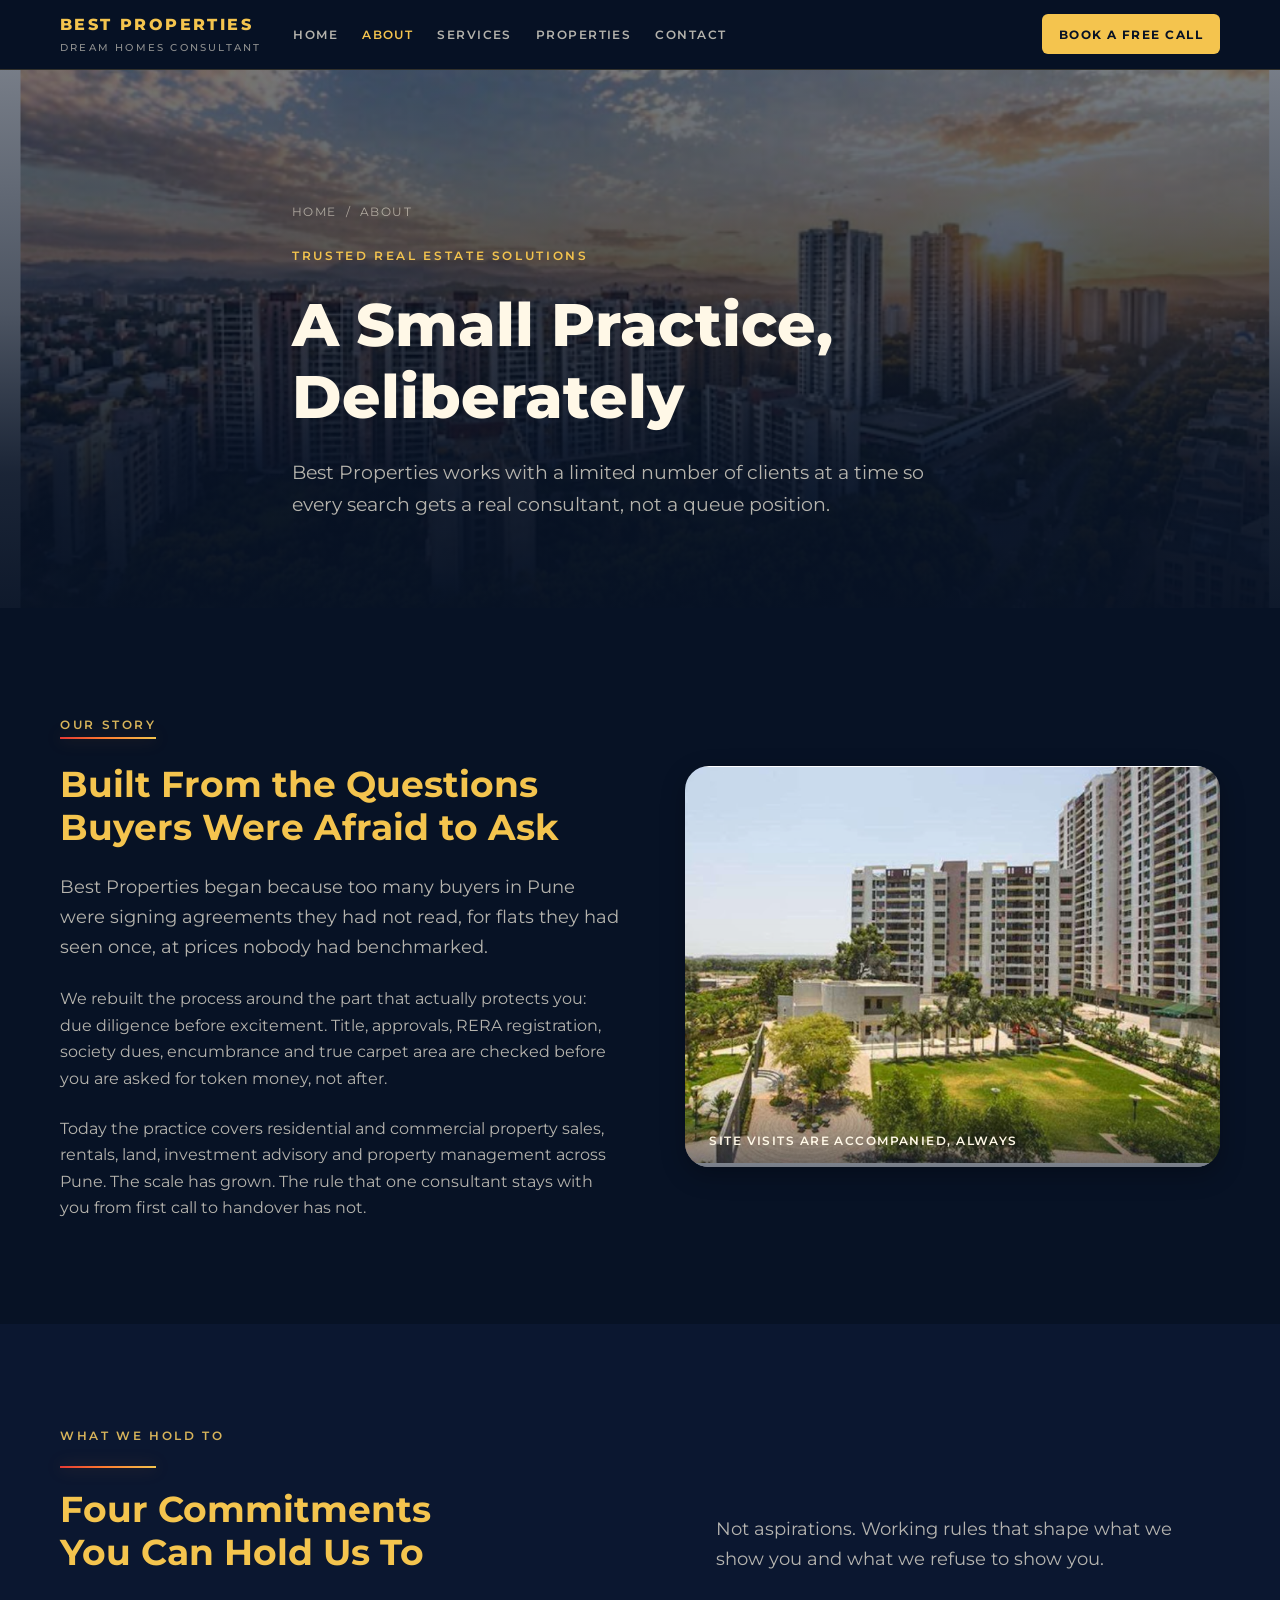
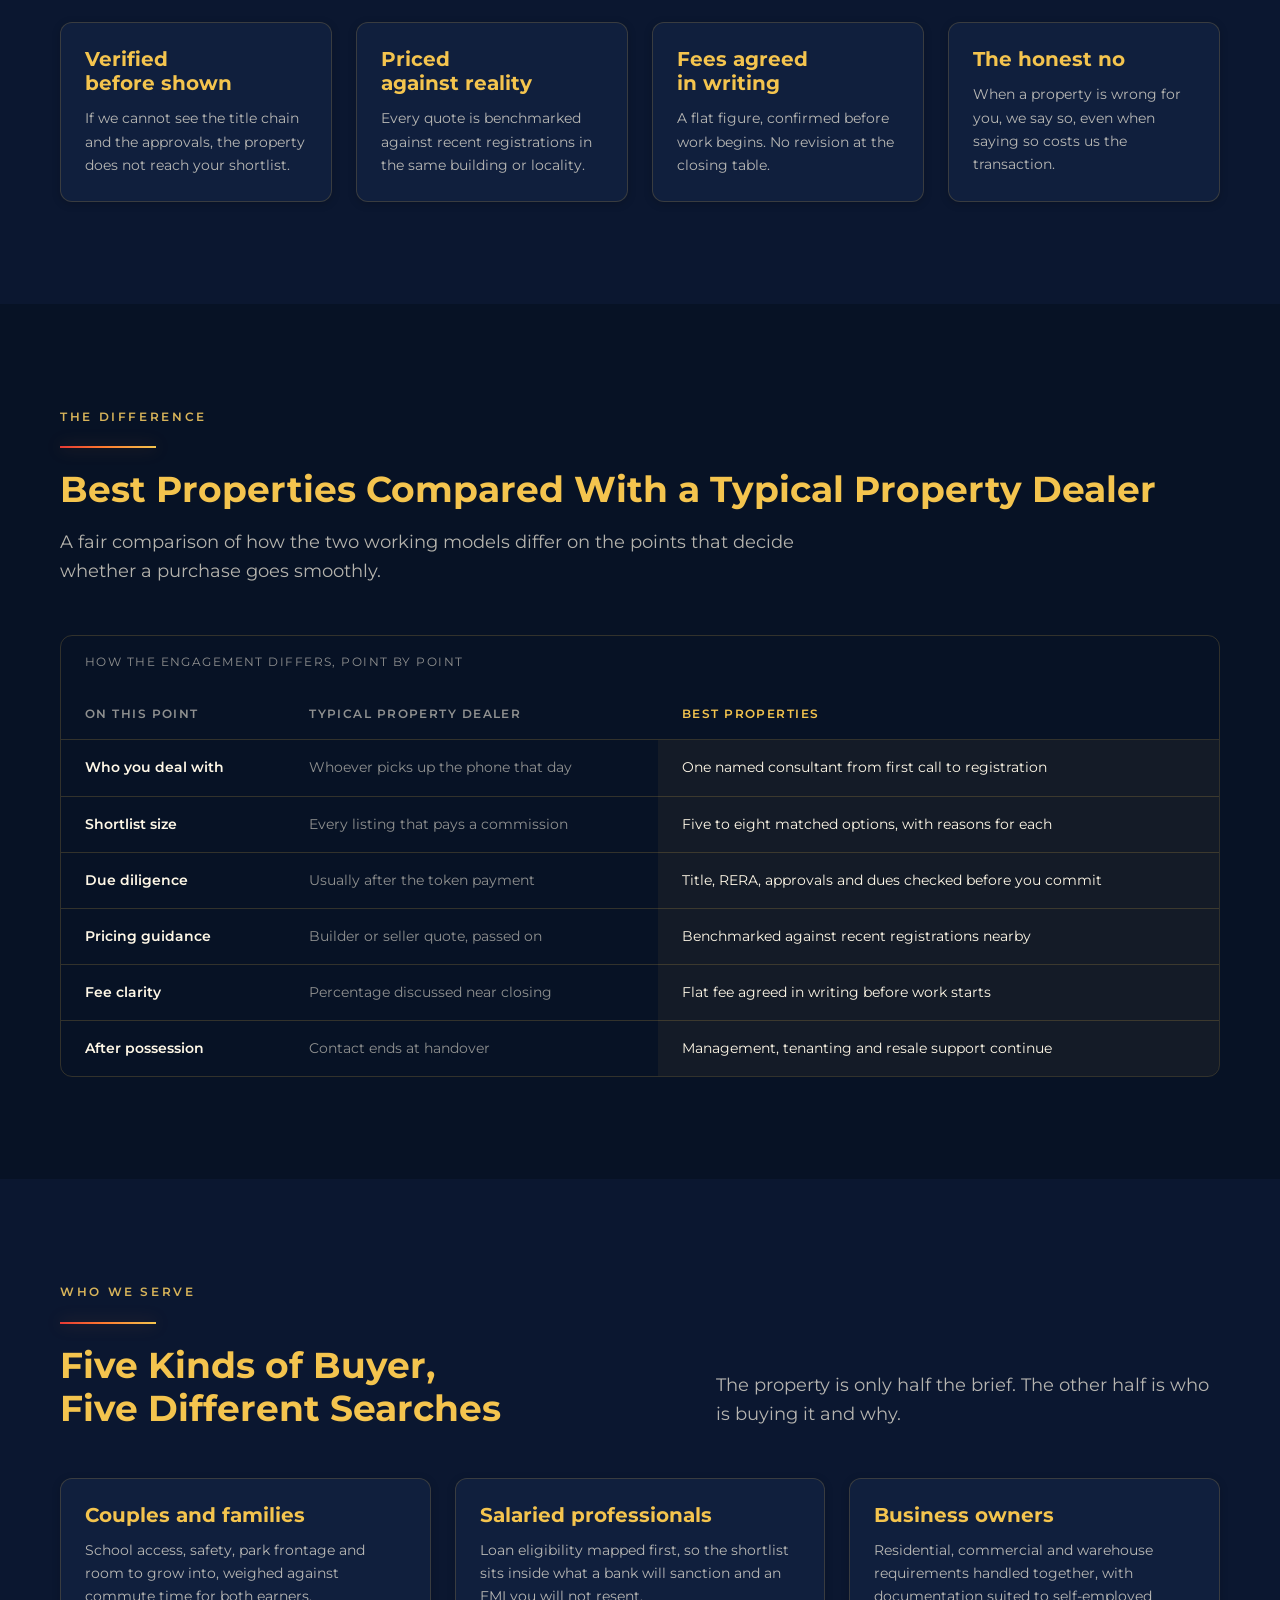
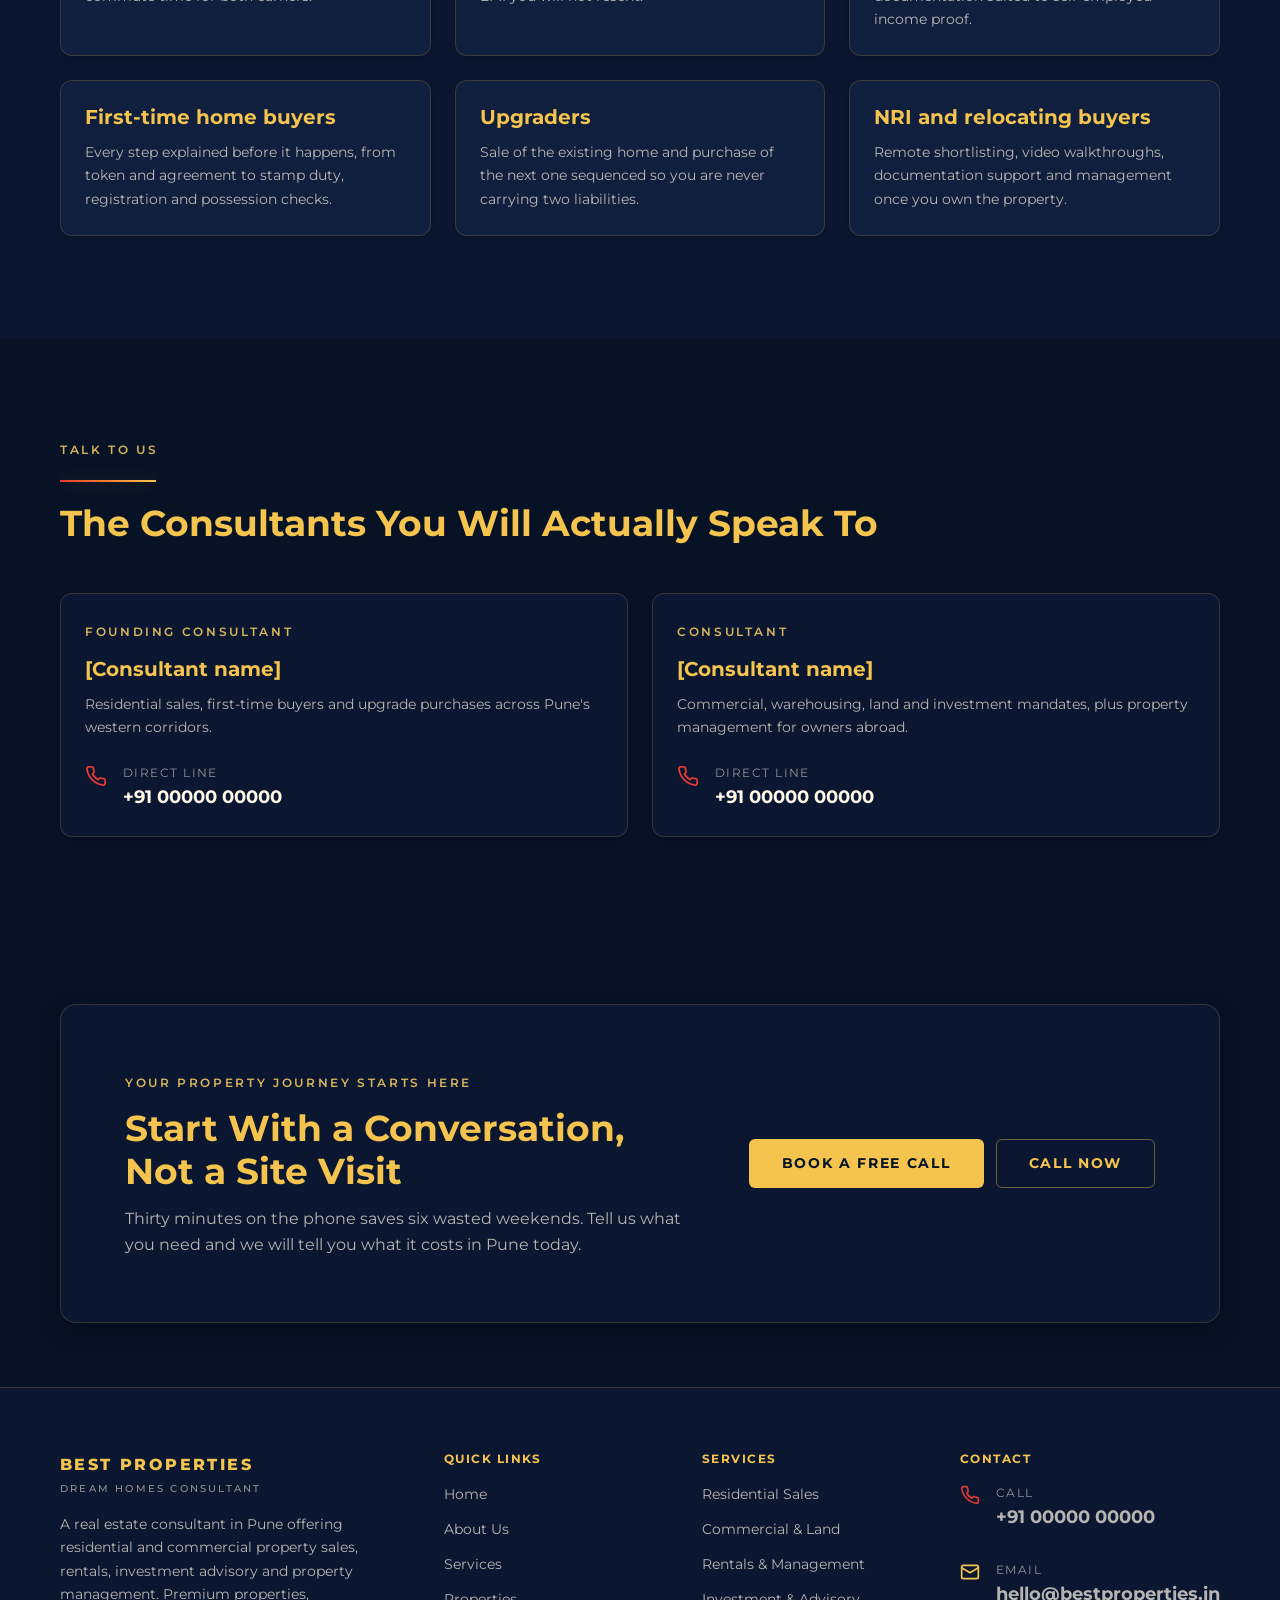
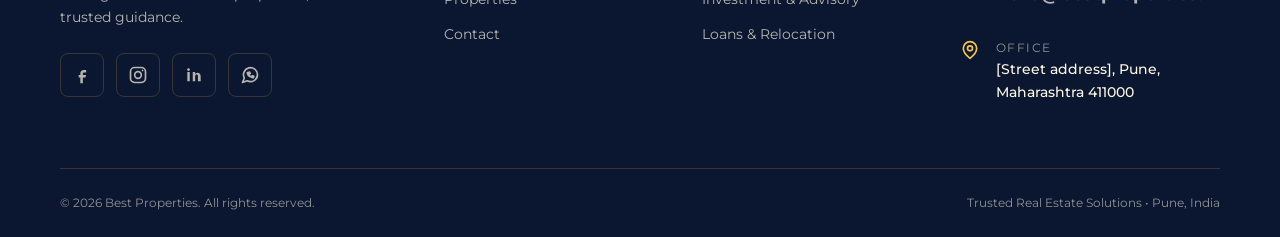
<file: about.html>
<!DOCTYPE html>
<html lang="en-IN">
<head>
<meta charset="utf-8">
<meta name="viewport" content="width=device-width, initial-scale=1">
<title>About Best Properties | Property Consultant in Pune</title>
<meta name="description" content="Best Properties is a Pune property consultancy built on independent advice, verified inventory and one point of contact. Meet the consultants and see how we differ from a typical property dealer in Pune.">
<link rel="canonical" href="about.html">
<meta property="og:title" content="About Best Properties | Property Consultant in Pune">
<meta property="og:description" content="Best Properties is a Pune property consultancy built on independent advice, verified inventory and one point of contact. Meet the consultants and see how we differ from a typical property dealer in Pune.">
<meta property="og:type" content="website">
<link rel="icon" href="data:image/svg+xml,%3Csvg xmlns='http://www.w3.org/2000/svg' viewBox='0 0 32 32'%3E%3Crect width='32' height='32' rx='6' fill='%23071225'/%3E%3Ctext x='16' y='23' font-family='Montserrat,Arial' font-size='19' font-weight='800' fill='%23F4C44E' text-anchor='middle'%3EB%3C/text%3E%3C/svg%3E">
<link rel="preconnect" href="https://fonts.googleapis.com">
<link rel="preconnect" href="https://fonts.gstatic.com" crossorigin>
<link rel="stylesheet" href="https://fonts.googleapis.com/css2?family=Montserrat:wght@400;500;600;700;800&display=swap">
<link rel="stylesheet" href="styles.css">
<script type="application/ld+json">
{
  "@context": "https://schema.org",
  "@type": "AboutPage",
  "name": "About Best Properties",
  "description": "A property consultant in Pune serving families, professionals, business owners and investors.",
  "mainEntity": {
    "@type": "RealEstateAgent",
    "name": "Best Properties",
    "areaServed": { "@type": "City", "name": "Pune" },
    "telephone": "+91 00000 00000",
    "email": "hello@bestproperties.in"
  }
}
</script>
</head>
<body>
<a class="skip-link" href="#main">Skip to main content</a>

<header class="site-head">
  <div class="wrap head-inner">
    <a class="brand" href="index.html">
      <span class="brand-name">Best Properties</span>
      <span class="brand-sub">Dream Homes Consultant</span>
    </a>
    <input class="nav-toggle" type="checkbox" id="nav-toggle">
    <label class="nav-btn" for="nav-toggle">
      <span class="sr-only">Toggle navigation menu</span>
      <svg class="icon-open" width="22" height="22" viewBox="0 0 24 24" fill="none" stroke="currentColor" stroke-width="2" stroke-linecap="round" aria-hidden="true"><path d="M4 7h16M4 12h16M4 17h16"/></svg>
      <svg class="icon-close" width="22" height="22" viewBox="0 0 24 24" fill="none" stroke="currentColor" stroke-width="2" stroke-linecap="round" aria-hidden="true"><path d="M6 6l12 12M18 6L6 18"/></svg>
    </label>
    <nav class="site-nav" aria-label="Primary">
      <ul>
        <li><a href="index.html">Home</a></li>
        <li><a href="about.html" aria-current="page">About</a></li>
        <li><a href="services.html">Services</a></li>
        <li><a href="properties.html">Properties</a></li>
        <li><a href="contact.html">Contact</a></li>
        <li class="nav-cta"><a class="btn btn-primary btn-sm" href="contact.html">Book a Free Call</a></li>
      </ul>
    </nav>
    <a class="btn btn-primary btn-sm head-cta" href="contact.html">Book a Free Call</a>
  </div>
</header>

<main id="main">

  <section class="hero hero--page">
    <div class="hero-media">
      <img src="images/pune-skyline-sunset.png" alt="Golden-hour view across a Pune residential skyline with apartment towers above a dense tree canopy" loading="eager" width="1600" height="1000">
    </div>
    <div class="wrap hero-inner">
      <p class="crumbs rise"><a href="index.html">Home</a> &nbsp;/&nbsp; About</p>
      <span class="eyebrow rise" style="--d:60ms">Trusted Real Estate Solutions</span>
      <h1 class="rise" style="--d:120ms">A Small Practice, Deliberately</h1>
      <p class="hero-sub rise" style="--d:200ms">Best Properties works with a limited number of clients at a time so every search gets a real consultant, not a queue position.</p>
    </div>
  </section>

  <section class="section">
    <div class="wrap split split--reverse">
      <div class="reveal figure-soft">
        <img src="images/apartment-garden-courtyard.png" alt="Landscaped central lawn and walkway between apartment buildings in a Pune gated community" loading="lazy" width="1200" height="900">
        <p class="figure-caption">Site visits are accompanied, always</p>
      </div>
      <div class="reveal stack">
        <span class="eyebrow">Our Story</span>
        <hr class="rule">
        <h2>Built From the Questions Buyers Were Afraid to Ask</h2>
        <p class="lede">Best Properties began because too many buyers in Pune were signing agreements they had not read, for flats they had seen once, at prices nobody had benchmarked.</p>
        <p class="muted">We rebuilt the process around the part that actually protects you: due diligence before excitement. Title, approvals, RERA registration, society dues, encumbrance and true carpet area are checked before you are asked for token money, not after.</p>
        <p class="muted">Today the practice covers residential and commercial property sales, rentals, land, investment advisory and property management across Pune. The scale has grown. The rule that one consultant stays with you from first call to handover has not.</p>
      </div>
    </div>
  </section>

  <section class="section section--panel">
    <div class="wrap">
      <div class="reveal section-head section-head--split">
        <span class="eyebrow">What We Hold To</span>
        <hr class="rule">
        <h2>Four Commitments You Can Hold Us To</h2>
        <p class="lede">Not aspirations. Working rules that shape what we show you and what we refuse to show you.</p>
      </div>
      <div class="reveal-stagger grid grid-4">
        <article class="card stack-sm">
          <h3>Verified before shown</h3>
          <p>If we cannot see the title chain and the approvals, the property does not reach your shortlist.</p>
        </article>
        <article class="card stack-sm">
          <h3>Priced against reality</h3>
          <p>Every quote is benchmarked against recent registrations in the same building or locality.</p>
        </article>
        <article class="card stack-sm">
          <h3>Fees agreed in writing</h3>
          <p>A flat figure, confirmed before work begins. No revision at the closing table.</p>
        </article>
        <article class="card stack-sm">
          <h3>The honest no</h3>
          <p>When a property is wrong for you, we say so, even when saying so costs us the transaction.</p>
        </article>
      </div>
    </div>
  </section>

  <section class="section">
    <div class="wrap">
      <div class="reveal section-head">
        <span class="eyebrow">The Difference</span>
        <hr class="rule">
        <h2>Best Properties Compared With a Typical Property Dealer</h2>
        <p class="lede">A fair comparison of how the two working models differ on the points that decide whether a purchase goes smoothly.</p>
      </div>
      <div class="reveal table-scroll">
        <table class="compare">
          <caption>How the engagement differs, point by point</caption>
          <thead>
            <tr>
              <th scope="col">On this point</th>
              <th scope="col">Typical property dealer</th>
              <th scope="col" class="is-us">Best Properties</th>
            </tr>
          </thead>
          <tbody>
            <tr>
              <th scope="row">Who you deal with</th>
              <td>Whoever picks up the phone that day</td>
              <td class="is-us">One named consultant from first call to registration</td>
            </tr>
            <tr>
              <th scope="row">Shortlist size</th>
              <td>Every listing that pays a commission</td>
              <td class="is-us">Five to eight matched options, with reasons for each</td>
            </tr>
            <tr>
              <th scope="row">Due diligence</th>
              <td>Usually after the token payment</td>
              <td class="is-us">Title, RERA, approvals and dues checked before you commit</td>
            </tr>
            <tr>
              <th scope="row">Pricing guidance</th>
              <td>Builder or seller quote, passed on</td>
              <td class="is-us">Benchmarked against recent registrations nearby</td>
            </tr>
            <tr>
              <th scope="row">Fee clarity</th>
              <td>Percentage discussed near closing</td>
              <td class="is-us">Flat fee agreed in writing before work starts</td>
            </tr>
            <tr>
              <th scope="row">After possession</th>
              <td>Contact ends at handover</td>
              <td class="is-us">Management, tenanting and resale support continue</td>
            </tr>
          </tbody>
        </table>
      </div>
    </div>
  </section>

  <section class="section section--panel">
    <div class="wrap">
      <div class="reveal section-head section-head--split">
        <span class="eyebrow">Who We Serve</span>
        <hr class="rule">
        <h2>Five Kinds of Buyer, Five Different Searches</h2>
        <p class="lede">The property is only half the brief. The other half is who is buying it and why.</p>
      </div>
      <div class="reveal-stagger grid grid-3">
        <article class="card stack-sm">
          <h3>Couples and families</h3>
          <p>School access, safety, park frontage and room to grow into, weighed against commute time for both earners.</p>
        </article>
        <article class="card stack-sm">
          <h3>Salaried professionals</h3>
          <p>Loan eligibility mapped first, so the shortlist sits inside what a bank will sanction and an EMI you will not resent.</p>
        </article>
        <article class="card stack-sm">
          <h3>Business owners</h3>
          <p>Residential, commercial and warehouse requirements handled together, with documentation suited to self-employed income proof.</p>
        </article>
        <article class="card stack-sm">
          <h3>First-time home buyers</h3>
          <p>Every step explained before it happens, from token and agreement to stamp duty, registration and possession checks.</p>
        </article>
        <article class="card stack-sm">
          <h3>Upgraders</h3>
          <p>Sale of the existing home and purchase of the next one sequenced so you are never carrying two liabilities.</p>
        </article>
        <article class="card stack-sm">
          <h3>NRI and relocating buyers</h3>
          <p>Remote shortlisting, video walkthroughs, documentation support and management once you own the property.</p>
        </article>
      </div>
    </div>
  </section>

  <section class="section">
    <div class="wrap">
      <div class="reveal section-head">
        <span class="eyebrow">Talk To Us</span>
        <hr class="rule">
        <h2>The Consultants You Will Actually Speak To</h2>
      </div>
      <div class="reveal-stagger grid grid-2">
        <article class="card stack">
          <div class="stack-sm">
            <span class="eyebrow">Founding Consultant</span>
            <h3>[Consultant name]</h3>
            <p class="muted">Residential sales, first-time buyers and upgrade purchases across Pune's western corridors.</p>
          </div>
          <div class="contact-row"><svg class="icon-phone" width="22" height="22" viewBox="0 0 24 24" fill="none" stroke="currentColor" stroke-width="2" stroke-linecap="round" stroke-linejoin="round" aria-hidden="true"><path d="M22 16.9v3a2 2 0 0 1-2.2 2 19.8 19.8 0 0 1-8.6-3.1 19.5 19.5 0 0 1-6-6A19.8 19.8 0 0 1 2.1 4.2 2 2 0 0 1 4.1 2h3a2 2 0 0 1 2 1.7c.1 1 .3 1.9.7 2.8a2 2 0 0 1-.5 2.1L8.1 9.9a16 16 0 0 0 6 6l1.3-1.3a2 2 0 0 1 2.1-.4c.9.3 1.8.6 2.8.7a2 2 0 0 1 1.7 2z"/></svg><span><span class="contact-label">Direct line</span><a class="contact-value" href="tel:+910000000000">+91 00000 00000</a></span></div>
        </article>
        <article class="card stack">
          <div class="stack-sm">
            <span class="eyebrow">Consultant</span>
            <h3>[Consultant name]</h3>
            <p class="muted">Commercial, warehousing, land and investment mandates, plus property management for owners abroad.</p>
          </div>
          <div class="contact-row"><svg class="icon-phone" width="22" height="22" viewBox="0 0 24 24" fill="none" stroke="currentColor" stroke-width="2" stroke-linecap="round" stroke-linejoin="round" aria-hidden="true"><path d="M22 16.9v3a2 2 0 0 1-2.2 2 19.8 19.8 0 0 1-8.6-3.1 19.5 19.5 0 0 1-6-6A19.8 19.8 0 0 1 2.1 4.2 2 2 0 0 1 4.1 2h3a2 2 0 0 1 2 1.7c.1 1 .3 1.9.7 2.8a2 2 0 0 1-.5 2.1L8.1 9.9a16 16 0 0 0 6 6l1.3-1.3a2 2 0 0 1 2.1-.4c.9.3 1.8.6 2.8.7a2 2 0 0 1 1.7 2z"/></svg><span><span class="contact-label">Direct line</span><a class="contact-value" href="tel:+910000000000">+91 00000 00000</a></span></div>
        </article>
      </div>
    </div>
  </section>

  <section class="section section--tight">
    <div class="wrap">
      <div class="reveal cta-band">
        <div class="stack-sm">
          <span class="eyebrow">Your Property Journey Starts Here</span>
          <h2>Start With a Conversation, Not a Site Visit</h2>
          <p class="muted max-60">Thirty minutes on the phone saves six wasted weekends. Tell us what you need and we will tell you what it costs in Pune today.</p>
        </div>
        <div class="btn-row">
          <a class="btn btn-primary" href="contact.html">Book a Free Call</a>
          <a class="btn btn-ghost" href="tel:+910000000000">Call Now</a>
        </div>
      </div>
    </div>
  </section>
</main>

<footer class="site-foot">
  <div class="wrap">
    <div class="foot-grid">
      <div>
        <a class="brand" href="index.html">
          <span class="brand-name">Best Properties</span>
          <span class="brand-sub">Dream Homes Consultant</span>
        </a>
        <p class="foot-about" style="margin-top: var(--sp-4)">A real estate consultant in Pune offering residential and commercial property sales, rentals, investment advisory and property management. Premium properties, trusted guidance.</p>
        <div class="social">
          <a href="#" aria-label="Best Properties on Facebook">
            <svg width="20" height="20" viewBox="0 0 24 24" fill="currentColor" aria-hidden="true"><path d="M14 9h3V6h-3c-2.2 0-4 1.8-4 4v2H8v3h2v7h3v-7h3l1-3h-4v-2c0-.6.4-1 1-1z"/></svg>
          </a>
          <a href="#" aria-label="Best Properties on Instagram">
            <svg width="20" height="20" viewBox="0 0 24 24" fill="none" stroke="currentColor" stroke-width="2" aria-hidden="true"><rect x="3" y="3" width="18" height="18" rx="5"/><circle cx="12" cy="12" r="4"/><circle cx="17.5" cy="6.5" r="1" fill="currentColor" stroke="none"/></svg>
          </a>
          <a href="#" aria-label="Best Properties on LinkedIn">
            <svg width="20" height="20" viewBox="0 0 24 24" fill="currentColor" aria-hidden="true"><path d="M6.9 8.5H4v11h2.9v-11zM5.4 3.8a1.7 1.7 0 1 0 0 3.4 1.7 1.7 0 0 0 0-3.4zM20 13.6c0-3-1.6-4.4-3.7-4.4-1.7 0-2.5.9-2.9 1.6V8.5h-2.9v11h2.9v-6.1c0-1.3.8-1.9 1.7-1.9.9 0 1.6.6 1.6 1.9v6.1H20v-5.9z"/></svg>
          </a>
          <a href="#" aria-label="Best Properties on WhatsApp">
            <svg width="20" height="20" viewBox="0 0 24 24" fill="none" stroke="currentColor" stroke-width="2" stroke-linecap="round" stroke-linejoin="round" aria-hidden="true"><path d="M21 11.5a8.4 8.4 0 0 1-12.4 7.4L3 21l2.2-5.4A8.4 8.4 0 1 1 21 11.5z"/><path d="M8.8 9.2c.3 2.4 2.6 4.7 5 5l1-1.4 1.8.8-.5 1.6c-2.9.4-6.6-3.3-6.2-6.2l1.6-.5.8 1.8-1.5.9"/></svg>
          </a>
        </div>
      </div>
      <nav aria-label="Footer">
        <h2 class="foot-title">Quick Links</h2>
        <ul class="foot-links">
          <li><a href="index.html">Home</a></li>
          <li><a href="about.html">About Us</a></li>
          <li><a href="services.html">Services</a></li>
          <li><a href="properties.html">Properties</a></li>
          <li><a href="contact.html">Contact</a></li>
        </ul>
      </nav>
      <div>
        <h2 class="foot-title">Services</h2>
        <ul class="foot-links">
          <li><a href="services.html#residential">Residential Sales</a></li>
          <li><a href="services.html#commercial">Commercial &amp; Land</a></li>
          <li><a href="services.html#rentals">Rentals &amp; Management</a></li>
          <li><a href="services.html#investment">Investment &amp; Advisory</a></li>
          <li><a href="services.html#support">Loans &amp; Relocation</a></li>
        </ul>
      </div>
      <div>
        <h2 class="foot-title">Contact</h2>
        <ul class="foot-links stack-sm" style="gap: var(--sp-4)">
          <li class="contact-row">
            <svg class="icon-phone" width="20" height="20" viewBox="0 0 24 24" fill="none" stroke="currentColor" stroke-width="2" stroke-linecap="round" stroke-linejoin="round" aria-hidden="true"><path d="M22 16.9v3a2 2 0 0 1-2.2 2 19.8 19.8 0 0 1-8.6-3.1 19.5 19.5 0 0 1-6-6A19.8 19.8 0 0 1 2.1 4.2 2 2 0 0 1 4.1 2h3a2 2 0 0 1 2 1.7c.1 1 .3 1.9.7 2.8a2 2 0 0 1-.5 2.1L8.1 9.9a16 16 0 0 0 6 6l1.3-1.3a2 2 0 0 1 2.1-.4c.9.3 1.8.6 2.8.7a2 2 0 0 1 1.7 2z"/></svg>
            <span><span class="contact-label">Call</span><a class="contact-value" href="tel:+910000000000">+91 00000 00000</a></span>
          </li>
          <li class="contact-row">
            <svg class="icon-gold" width="20" height="20" viewBox="0 0 24 24" fill="none" stroke="currentColor" stroke-width="2" stroke-linecap="round" stroke-linejoin="round" aria-hidden="true"><rect x="2" y="4" width="20" height="16" rx="2"/><path d="m2 7 10 6 10-6"/></svg>
            <span><span class="contact-label">Email</span><a class="contact-value" href="mailto:hello@bestproperties.in">hello@bestproperties.in</a></span>
          </li>
          <li class="contact-row">
            <svg class="icon-gold" width="20" height="20" viewBox="0 0 24 24" fill="none" stroke="currentColor" stroke-width="2" stroke-linecap="round" stroke-linejoin="round" aria-hidden="true"><path d="M20 10c0 6-8 12-8 12s-8-6-8-12a8 8 0 0 1 16 0z"/><circle cx="12" cy="10" r="3"/></svg>
            <span><span class="contact-label">Office</span><span class="contact-value" style="font-size: var(--fs-small); font-weight: 500">[Street address], Pune,<br>Maharashtra 411000</span></span>
          </li>
        </ul>
      </div>
    </div>
    <div class="foot-bar">
      <p>&copy; 2026 Best Properties. All rights reserved.</p>
      <p>Trusted Real Estate Solutions &bull; Pune, India</p>
    </div>
  </div>
</footer>

</body>
</html>
</file>
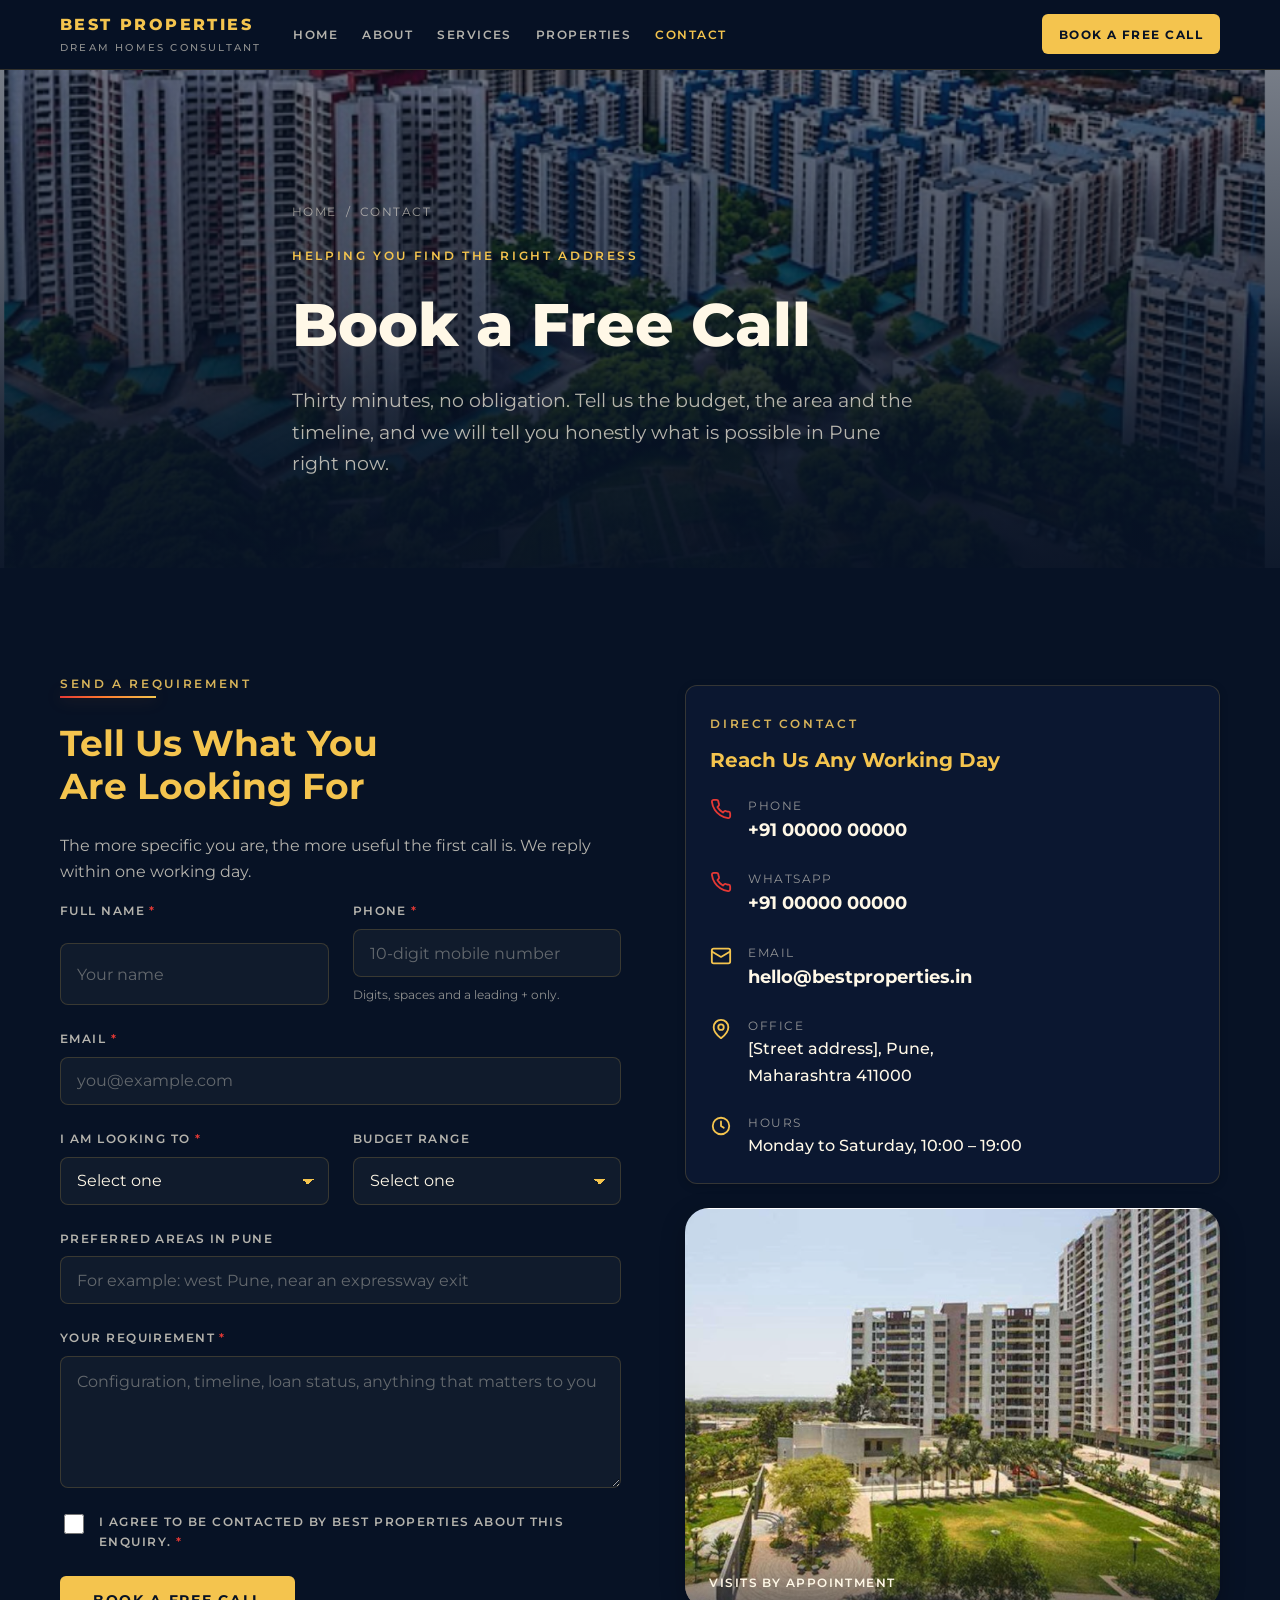
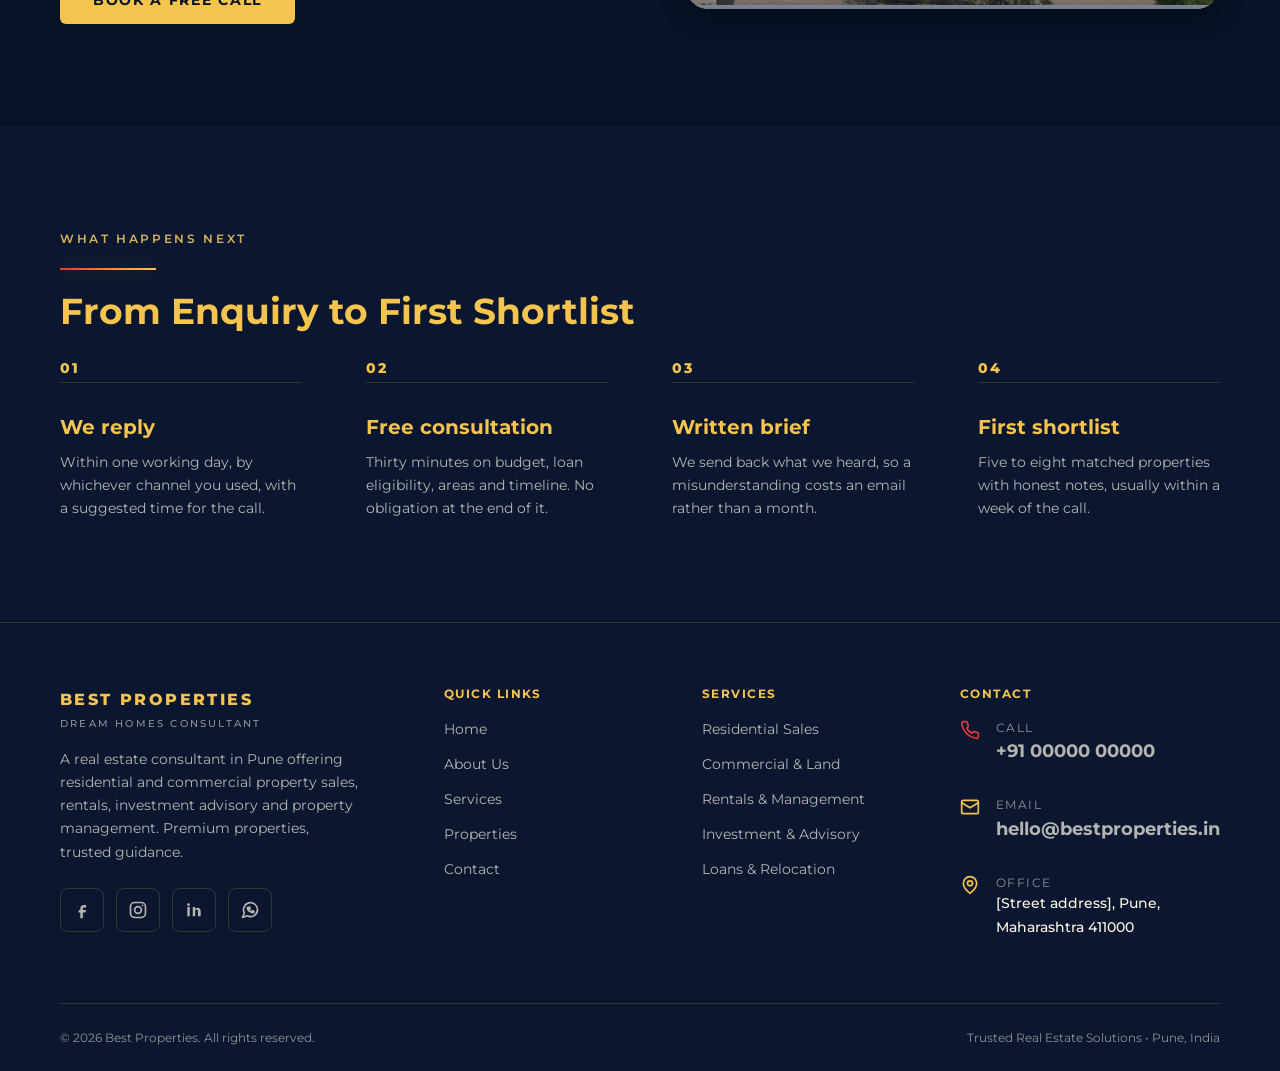
<file: contact.html>
<!DOCTYPE html>
<html lang="en-IN">
<head>
<meta charset="utf-8">
<meta name="viewport" content="width=device-width, initial-scale=1">
<title>Contact Best Properties | Book a Free Call With a Pune Property Consultant</title>
<meta name="description" content="Book a free consultation with Best Properties, a residential and commercial property consultant in Pune. Call, email or send your requirement through the enquiry form.">
<link rel="canonical" href="contact.html">
<meta property="og:title" content="Contact Best Properties | Book a Free Call With a Pune Property Consultant">
<meta property="og:description" content="Book a free consultation with Best Properties, a residential and commercial property consultant in Pune. Call, email or send your requirement through the enquiry form.">
<meta property="og:type" content="website">
<link rel="icon" href="data:image/svg+xml,%3Csvg xmlns='http://www.w3.org/2000/svg' viewBox='0 0 32 32'%3E%3Crect width='32' height='32' rx='6' fill='%23071225'/%3E%3Ctext x='16' y='23' font-family='Montserrat,Arial' font-size='19' font-weight='800' fill='%23F4C44E' text-anchor='middle'%3EB%3C/text%3E%3C/svg%3E">
<link rel="preconnect" href="https://fonts.googleapis.com">
<link rel="preconnect" href="https://fonts.gstatic.com" crossorigin>
<link rel="stylesheet" href="https://fonts.googleapis.com/css2?family=Montserrat:wght@400;500;600;700;800&display=swap">
<link rel="stylesheet" href="styles.css">
<script type="application/ld+json">
{
  "@context": "https://schema.org",
  "@type": "ContactPage",
  "name": "Contact Best Properties",
  "mainEntity": {
    "@type": "RealEstateAgent",
    "name": "Best Properties",
    "telephone": "+91 00000 00000",
    "email": "hello@bestproperties.in",
    "areaServed": { "@type": "City", "name": "Pune" },
    "address": {
      "@type": "PostalAddress",
      "streetAddress": "[Street address]",
      "addressLocality": "Pune",
      "addressRegion": "Maharashtra",
      "postalCode": "411000",
      "addressCountry": "IN"
    },
    "openingHoursSpecification": [{
      "@type": "OpeningHoursSpecification",
      "dayOfWeek": ["Monday","Tuesday","Wednesday","Thursday","Friday","Saturday"],
      "opens": "10:00",
      "closes": "19:00"
    }]
  }
}
</script>
</head>
<body>
<a class="skip-link" href="#main">Skip to main content</a>

<header class="site-head">
  <div class="wrap head-inner">
    <a class="brand" href="index.html">
      <span class="brand-name">Best Properties</span>
      <span class="brand-sub">Dream Homes Consultant</span>
    </a>
    <input class="nav-toggle" type="checkbox" id="nav-toggle">
    <label class="nav-btn" for="nav-toggle">
      <span class="sr-only">Toggle navigation menu</span>
      <svg class="icon-open" width="22" height="22" viewBox="0 0 24 24" fill="none" stroke="currentColor" stroke-width="2" stroke-linecap="round" aria-hidden="true"><path d="M4 7h16M4 12h16M4 17h16"/></svg>
      <svg class="icon-close" width="22" height="22" viewBox="0 0 24 24" fill="none" stroke="currentColor" stroke-width="2" stroke-linecap="round" aria-hidden="true"><path d="M6 6l12 12M18 6L6 18"/></svg>
    </label>
    <nav class="site-nav" aria-label="Primary">
      <ul>
        <li><a href="index.html">Home</a></li>
        <li><a href="about.html">About</a></li>
        <li><a href="services.html">Services</a></li>
        <li><a href="properties.html">Properties</a></li>
        <li><a href="contact.html" aria-current="page">Contact</a></li>
        <li class="nav-cta"><a class="btn btn-primary btn-sm" href="contact.html">Book a Free Call</a></li>
      </ul>
    </nav>
    <a class="btn btn-primary btn-sm head-cta" href="contact.html">Book a Free Call</a>
  </div>
</header>

<main id="main">

  <section class="hero hero--page">
    <div class="hero-media">
      <img src="images/nanded-city-aerial.png" alt="Aerial view over a Pune township with apartment towers, tree-lined roads and a central landscaped garden" loading="eager" width="1600" height="1000">
    </div>
    <div class="wrap hero-inner">
      <p class="crumbs rise"><a href="index.html">Home</a> &nbsp;/&nbsp; Contact</p>
      <span class="eyebrow rise" style="--d:60ms">Helping You Find the Right Address</span>
      <h1 class="rise" style="--d:120ms">Book a Free Call</h1>
      <p class="hero-sub rise" style="--d:200ms">Thirty minutes, no obligation. Tell us the budget, the area and the timeline, and we will tell you honestly what is possible in Pune right now.</p>
    </div>
  </section>

  <section class="section">
    <div class="wrap split">
      <div class="reveal stack">
        <span class="eyebrow">Send a Requirement</span>
        <hr class="rule">
        <h2>Tell Us What You Are Looking For</h2>
        <p class="muted max-60">The more specific you are, the more useful the first call is. We reply within one working day.</p>
        <form class="reveal form-grid" action="#" method="post" style="margin-top: var(--sp-4)">
          <div class="field">
            <label for="name">Full name <span class="req" aria-hidden="true">*</span></label>
            <input type="text" id="name" name="name" autocomplete="name" required placeholder="Your name">
          </div>
          <div class="field">
            <label for="phone">Phone <span class="req" aria-hidden="true">*</span></label>
            <input type="tel" id="phone" name="phone" autocomplete="tel" required pattern="[0-9+ ]{10,15}" placeholder="10-digit mobile number">
            <p class="hint" id="phone-hint">Digits, spaces and a leading + only.</p>
          </div>
          <div class="field col-2">
            <label for="email">Email <span class="req" aria-hidden="true">*</span></label>
            <input type="email" id="email" name="email" autocomplete="email" required placeholder="you@example.com">
          </div>
          <div class="field">
            <label for="intent">I am looking to <span class="req" aria-hidden="true">*</span></label>
            <select id="intent" name="intent" required>
              <option value="">Select one</option>
              <option>Buy a home</option>
              <option>Buy commercial or warehouse space</option>
              <option>Buy land or a plot</option>
              <option>Rent a property</option>
              <option>Sell or lease out my property</option>
              <option>Invest or get an appraisal</option>
              <option>Arrange property management</option>
            </select>
          </div>
          <div class="field">
            <label for="budget">Budget range</label>
            <select id="budget" name="budget">
              <option value="">Select one</option>
              <option>Under Rs 50 Lakh</option>
              <option>Rs 50 Lakh &ndash; Rs 1 Cr</option>
              <option>Rs 1 Cr &ndash; Rs 2 Cr</option>
              <option>Rs 2 Cr &ndash; Rs 5 Cr</option>
              <option>Above Rs 5 Cr</option>
              <option>Rental budget</option>
            </select>
          </div>
          <div class="field col-2">
            <label for="area">Preferred areas in Pune</label>
            <input type="text" id="area" name="area" placeholder="For example: west Pune, near an expressway exit">
          </div>
          <div class="field col-2">
            <label for="message">Your requirement <span class="req" aria-hidden="true">*</span></label>
            <textarea id="message" name="message" required placeholder="Configuration, timeline, loan status, anything that matters to you"></textarea>
          </div>
          <div class="field col-2">
            <label class="consent" for="consent">
              <input type="checkbox" id="consent" name="consent" required>
              <span>I agree to be contacted by Best Properties about this enquiry. <span class="req" aria-hidden="true">*</span></span>
            </label>
          </div>
          <div class="col-2">
            <button class="btn btn-primary" type="submit">Book a Free Call</button>
          </div>
        </form>
      </div>

      <div class="stack">
        <div class="reveal card stack">
          <div class="stack-sm">
            <span class="eyebrow">Direct Contact</span>
            <h3>Reach Us Any Working Day</h3>
          </div>
          <div class="contact-row"><svg class="icon-phone" width="22" height="22" viewBox="0 0 24 24" fill="none" stroke="currentColor" stroke-width="2" stroke-linecap="round" stroke-linejoin="round" aria-hidden="true"><path d="M22 16.9v3a2 2 0 0 1-2.2 2 19.8 19.8 0 0 1-8.6-3.1 19.5 19.5 0 0 1-6-6A19.8 19.8 0 0 1 2.1 4.2 2 2 0 0 1 4.1 2h3a2 2 0 0 1 2 1.7c.1 1 .3 1.9.7 2.8a2 2 0 0 1-.5 2.1L8.1 9.9a16 16 0 0 0 6 6l1.3-1.3a2 2 0 0 1 2.1-.4c.9.3 1.8.6 2.8.7a2 2 0 0 1 1.7 2z"/></svg><span><span class="contact-label">Phone</span><a class="contact-value" href="tel:+910000000000">+91 00000 00000</a></span></div>
          <div class="contact-row"><svg class="icon-phone" width="22" height="22" viewBox="0 0 24 24" fill="none" stroke="currentColor" stroke-width="2" stroke-linecap="round" stroke-linejoin="round" aria-hidden="true"><path d="M22 16.9v3a2 2 0 0 1-2.2 2 19.8 19.8 0 0 1-8.6-3.1 19.5 19.5 0 0 1-6-6A19.8 19.8 0 0 1 2.1 4.2 2 2 0 0 1 4.1 2h3a2 2 0 0 1 2 1.7c.1 1 .3 1.9.7 2.8a2 2 0 0 1-.5 2.1L8.1 9.9a16 16 0 0 0 6 6l1.3-1.3a2 2 0 0 1 2.1-.4c.9.3 1.8.6 2.8.7a2 2 0 0 1 1.7 2z"/></svg><span><span class="contact-label">WhatsApp</span><a class="contact-value" href="tel:+910000000000">+91 00000 00000</a></span></div>
          <div class="contact-row"><svg class="icon-gold" width="22" height="22" viewBox="0 0 24 24" fill="none" stroke="currentColor" stroke-width="2" stroke-linecap="round" stroke-linejoin="round" aria-hidden="true"><rect x="2" y="4" width="20" height="16" rx="2"/><path d="m2 7 10 6 10-6"/></svg><span><span class="contact-label">Email</span><a class="contact-value" href="mailto:hello@bestproperties.in">hello@bestproperties.in</a></span></div>
          <div class="contact-row"><svg class="icon-gold" width="22" height="22" viewBox="0 0 24 24" fill="none" stroke="currentColor" stroke-width="2" stroke-linecap="round" stroke-linejoin="round" aria-hidden="true"><path d="M20 10c0 6-8 12-8 12s-8-6-8-12a8 8 0 0 1 16 0z"/><circle cx="12" cy="10" r="3"/></svg><span><span class="contact-label">Office</span><span class="contact-value" style="font-size: var(--fs-body); font-weight: 500">[Street address], Pune,<br>Maharashtra 411000</span></span></div>
          <div class="contact-row"><svg class="icon-gold" width="22" height="22" viewBox="0 0 24 24" fill="none" stroke="currentColor" stroke-width="2" stroke-linecap="round" stroke-linejoin="round" aria-hidden="true"><circle cx="12" cy="12" r="9"/><path d="M12 7v5l3 2"/></svg><span><span class="contact-label">Hours</span><span class="contact-value" style="font-size: var(--fs-body); font-weight: 500">Monday to Saturday, 10:00 &ndash; 19:00</span></span></div>
        </div>
        <div class="reveal figure-soft">
          <img src="images/apartment-garden-courtyard.png" alt="Residential apartment buildings and a landscaped garden in the Pune neighbourhood where the Best Properties office is located" loading="lazy" width="1200" height="900">
          <p class="figure-caption">Visits by appointment</p>
        </div>
      </div>
    </div>
  </section>

  <section class="section section--panel">
    <div class="wrap">
      <div class="reveal section-head">
        <span class="eyebrow">What Happens Next</span>
        <hr class="rule">
        <h2>From Enquiry to First Shortlist</h2>
      </div>
      <ol class="reveal-stagger timeline">
        <li class="step"><h3>We reply</h3><p>Within one working day, by whichever channel you used, with a suggested time for the call.</p></li>
        <li class="step"><h3>Free consultation</h3><p>Thirty minutes on budget, loan eligibility, areas and timeline. No obligation at the end of it.</p></li>
        <li class="step"><h3>Written brief</h3><p>We send back what we heard, so a misunderstanding costs an email rather than a month.</p></li>
        <li class="step"><h3>First shortlist</h3><p>Five to eight matched properties with honest notes, usually within a week of the call.</p></li>
      </ol>
    </div>
  </section>

</main>

<footer class="site-foot">
  <div class="wrap">
    <div class="foot-grid">
      <div>
        <a class="brand" href="index.html">
          <span class="brand-name">Best Properties</span>
          <span class="brand-sub">Dream Homes Consultant</span>
        </a>
        <p class="foot-about" style="margin-top: var(--sp-4)">A real estate consultant in Pune offering residential and commercial property sales, rentals, investment advisory and property management. Premium properties, trusted guidance.</p>
        <div class="social">
          <a href="#" aria-label="Best Properties on Facebook">
            <svg width="20" height="20" viewBox="0 0 24 24" fill="currentColor" aria-hidden="true"><path d="M14 9h3V6h-3c-2.2 0-4 1.8-4 4v2H8v3h2v7h3v-7h3l1-3h-4v-2c0-.6.4-1 1-1z"/></svg>
          </a>
          <a href="#" aria-label="Best Properties on Instagram">
            <svg width="20" height="20" viewBox="0 0 24 24" fill="none" stroke="currentColor" stroke-width="2" aria-hidden="true"><rect x="3" y="3" width="18" height="18" rx="5"/><circle cx="12" cy="12" r="4"/><circle cx="17.5" cy="6.5" r="1" fill="currentColor" stroke="none"/></svg>
          </a>
          <a href="#" aria-label="Best Properties on LinkedIn">
            <svg width="20" height="20" viewBox="0 0 24 24" fill="currentColor" aria-hidden="true"><path d="M6.9 8.5H4v11h2.9v-11zM5.4 3.8a1.7 1.7 0 1 0 0 3.4 1.7 1.7 0 0 0 0-3.4zM20 13.6c0-3-1.6-4.4-3.7-4.4-1.7 0-2.5.9-2.9 1.6V8.5h-2.9v11h2.9v-6.1c0-1.3.8-1.9 1.7-1.9.9 0 1.6.6 1.6 1.9v6.1H20v-5.9z"/></svg>
          </a>
          <a href="#" aria-label="Best Properties on WhatsApp">
            <svg width="20" height="20" viewBox="0 0 24 24" fill="none" stroke="currentColor" stroke-width="2" stroke-linecap="round" stroke-linejoin="round" aria-hidden="true"><path d="M21 11.5a8.4 8.4 0 0 1-12.4 7.4L3 21l2.2-5.4A8.4 8.4 0 1 1 21 11.5z"/><path d="M8.8 9.2c.3 2.4 2.6 4.7 5 5l1-1.4 1.8.8-.5 1.6c-2.9.4-6.6-3.3-6.2-6.2l1.6-.5.8 1.8-1.5.9"/></svg>
          </a>
        </div>
      </div>
      <nav aria-label="Footer">
        <h2 class="foot-title">Quick Links</h2>
        <ul class="foot-links">
          <li><a href="index.html">Home</a></li>
          <li><a href="about.html">About Us</a></li>
          <li><a href="services.html">Services</a></li>
          <li><a href="properties.html">Properties</a></li>
          <li><a href="contact.html">Contact</a></li>
        </ul>
      </nav>
      <div>
        <h2 class="foot-title">Services</h2>
        <ul class="foot-links">
          <li><a href="services.html#residential">Residential Sales</a></li>
          <li><a href="services.html#commercial">Commercial &amp; Land</a></li>
          <li><a href="services.html#rentals">Rentals &amp; Management</a></li>
          <li><a href="services.html#investment">Investment &amp; Advisory</a></li>
          <li><a href="services.html#support">Loans &amp; Relocation</a></li>
        </ul>
      </div>
      <div>
        <h2 class="foot-title">Contact</h2>
        <ul class="foot-links stack-sm" style="gap: var(--sp-4)">
          <li class="contact-row">
            <svg class="icon-phone" width="20" height="20" viewBox="0 0 24 24" fill="none" stroke="currentColor" stroke-width="2" stroke-linecap="round" stroke-linejoin="round" aria-hidden="true"><path d="M22 16.9v3a2 2 0 0 1-2.2 2 19.8 19.8 0 0 1-8.6-3.1 19.5 19.5 0 0 1-6-6A19.8 19.8 0 0 1 2.1 4.2 2 2 0 0 1 4.1 2h3a2 2 0 0 1 2 1.7c.1 1 .3 1.9.7 2.8a2 2 0 0 1-.5 2.1L8.1 9.9a16 16 0 0 0 6 6l1.3-1.3a2 2 0 0 1 2.1-.4c.9.3 1.8.6 2.8.7a2 2 0 0 1 1.7 2z"/></svg>
            <span><span class="contact-label">Call</span><a class="contact-value" href="tel:+910000000000">+91 00000 00000</a></span>
          </li>
          <li class="contact-row">
            <svg class="icon-gold" width="20" height="20" viewBox="0 0 24 24" fill="none" stroke="currentColor" stroke-width="2" stroke-linecap="round" stroke-linejoin="round" aria-hidden="true"><rect x="2" y="4" width="20" height="16" rx="2"/><path d="m2 7 10 6 10-6"/></svg>
            <span><span class="contact-label">Email</span><a class="contact-value" href="mailto:hello@bestproperties.in">hello@bestproperties.in</a></span>
          </li>
          <li class="contact-row">
            <svg class="icon-gold" width="20" height="20" viewBox="0 0 24 24" fill="none" stroke="currentColor" stroke-width="2" stroke-linecap="round" stroke-linejoin="round" aria-hidden="true"><path d="M20 10c0 6-8 12-8 12s-8-6-8-12a8 8 0 0 1 16 0z"/><circle cx="12" cy="10" r="3"/></svg>
            <span><span class="contact-label">Office</span><span class="contact-value" style="font-size: var(--fs-small); font-weight: 500">[Street address], Pune,<br>Maharashtra 411000</span></span>
          </li>
        </ul>
      </div>
    </div>
    <div class="foot-bar">
      <p>&copy; 2026 Best Properties. All rights reserved.</p>
      <p>Trusted Real Estate Solutions &bull; Pune, India</p>
    </div>
  </div>
</footer>

</body>
</html>
</file>
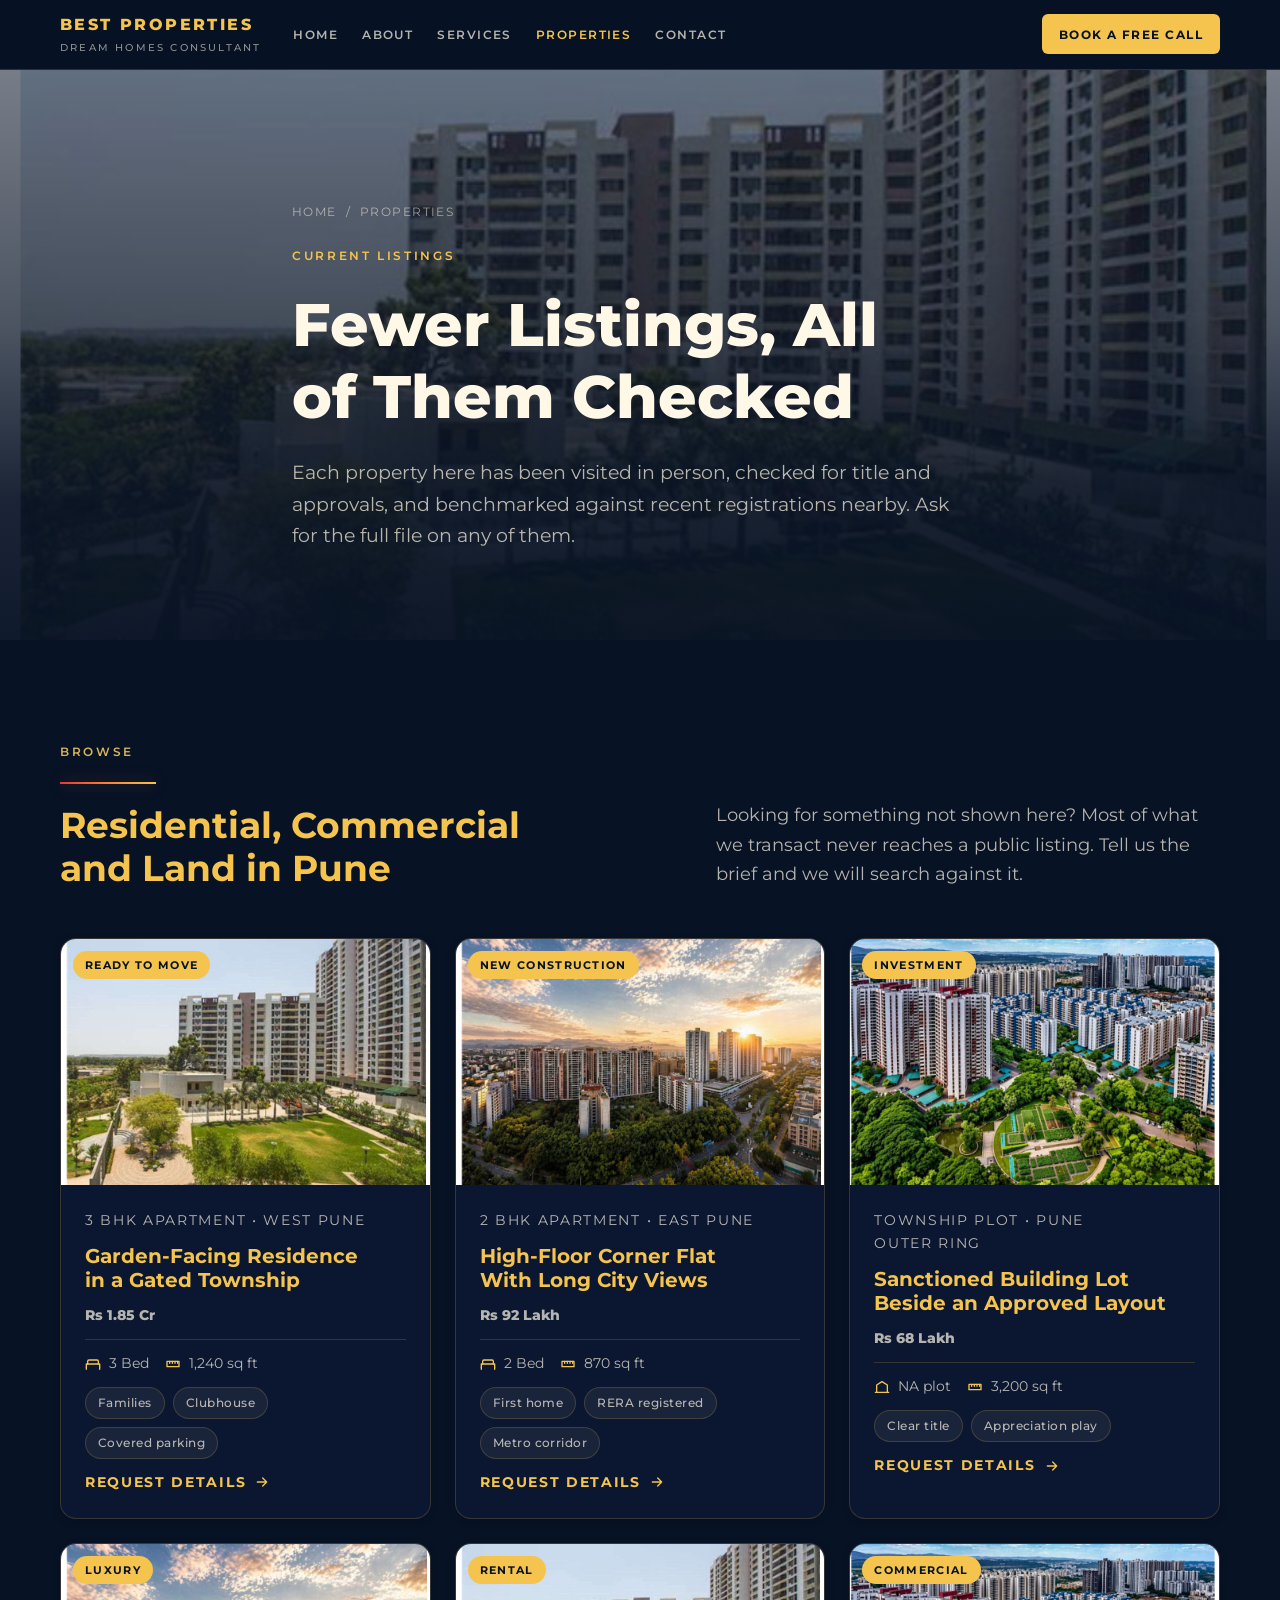
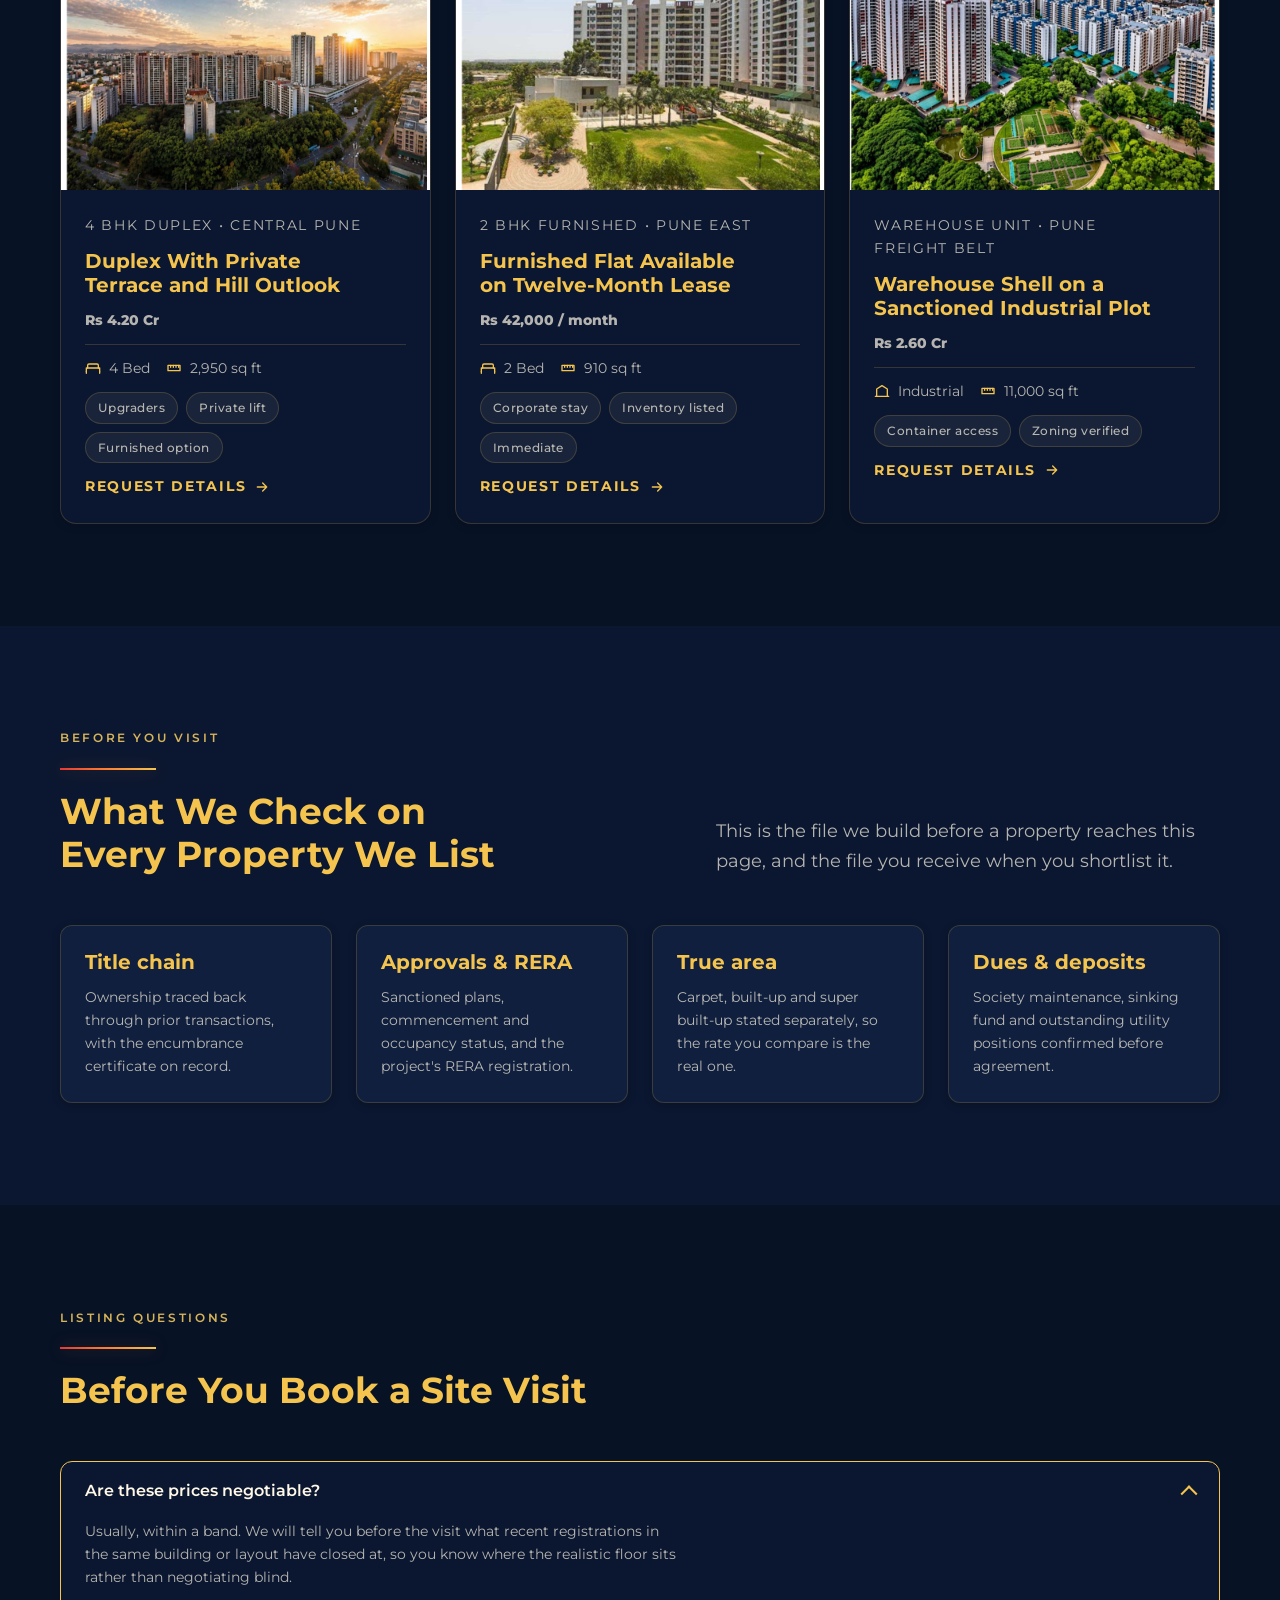
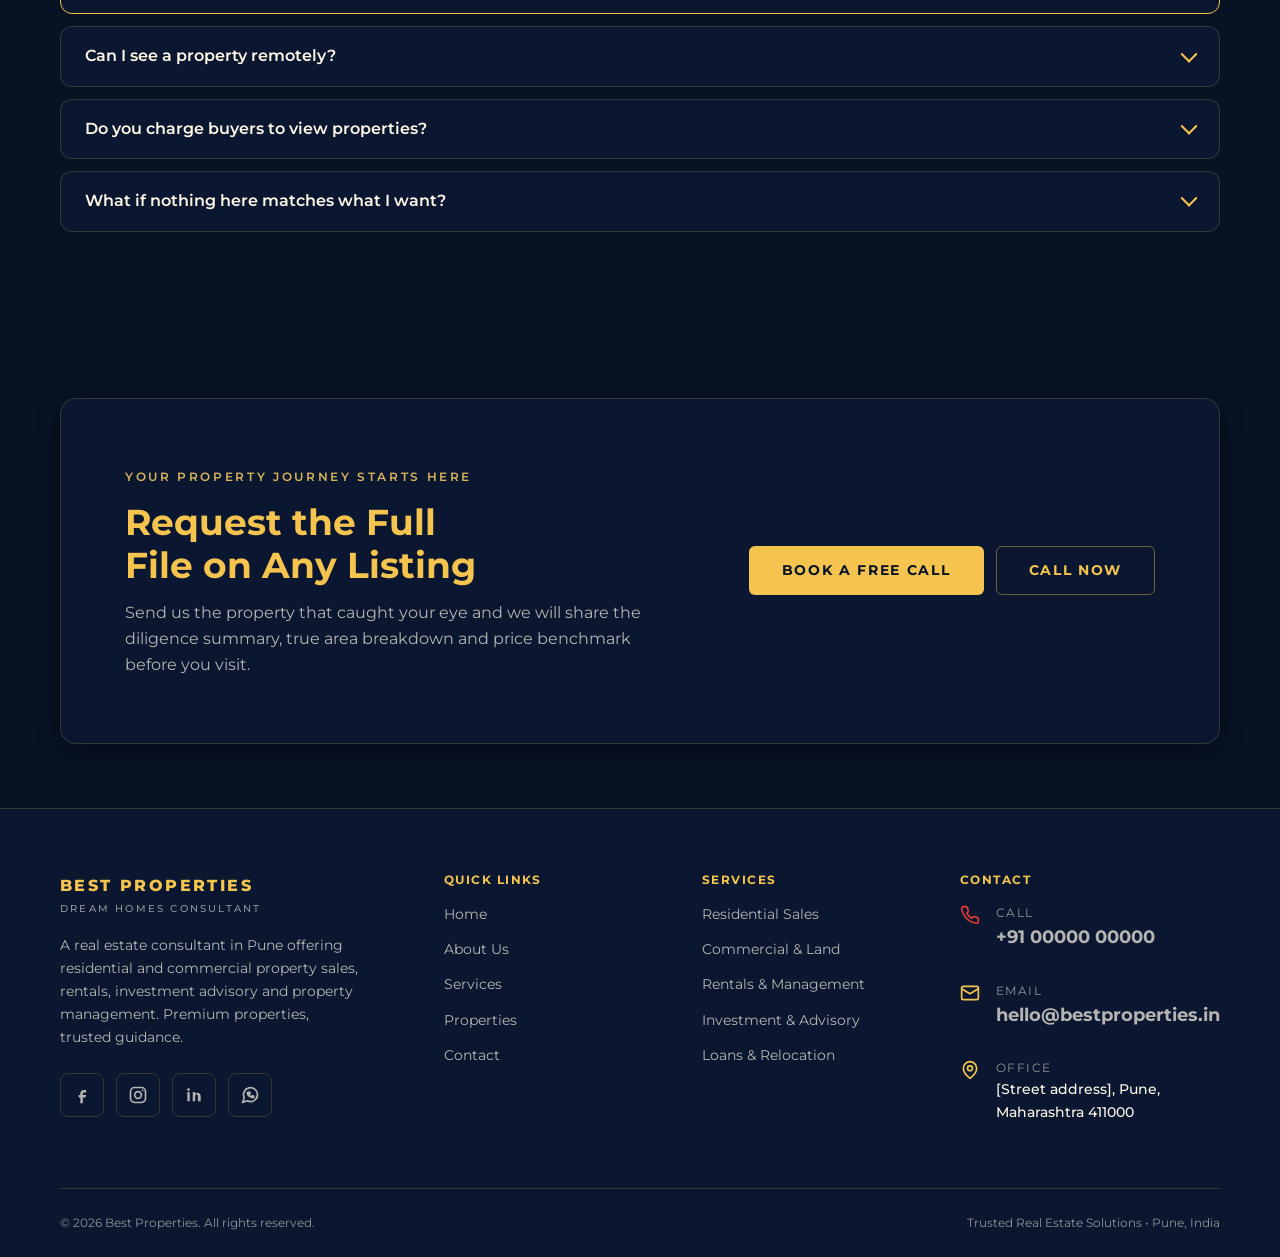
<file: properties.html>
<!DOCTYPE html>
<html lang="en-IN">
<head>
<meta charset="utf-8">
<meta name="viewport" content="width=device-width, initial-scale=1">
<title>Property Listings in Pune | Apartments, Plots, Rentals &amp; Commercial</title>
<meta name="description" content="Current property listings from Best Properties, a property dealer in Pune: apartments, luxury duplexes, building lots, furnished rentals and warehouse space, each title-checked before listing.">
<link rel="canonical" href="properties.html">
<meta property="og:title" content="Property Listings in Pune | Apartments, Plots, Rentals &amp; Commercial">
<meta property="og:description" content="Current property listings from Best Properties, a property dealer in Pune: apartments, luxury duplexes, building lots, furnished rentals and warehouse space, each title-checked before listing.">
<meta property="og:type" content="website">
<link rel="icon" href="data:image/svg+xml,%3Csvg xmlns='http://www.w3.org/2000/svg' viewBox='0 0 32 32'%3E%3Crect width='32' height='32' rx='6' fill='%23071225'/%3E%3Ctext x='16' y='23' font-family='Montserrat,Arial' font-size='19' font-weight='800' fill='%23F4C44E' text-anchor='middle'%3EB%3C/text%3E%3C/svg%3E">
<link rel="preconnect" href="https://fonts.googleapis.com">
<link rel="preconnect" href="https://fonts.gstatic.com" crossorigin>
<link rel="stylesheet" href="https://fonts.googleapis.com/css2?family=Montserrat:wght@400;500;600;700;800&display=swap">
<link rel="stylesheet" href="styles.css">
<script type="application/ld+json">
{
  "@context": "https://schema.org",
  "@type": "CollectionPage",
  "name": "Property listings in Pune",
  "description": "Verified residential, commercial and land listings offered by Best Properties in Pune.",
  "about": { "@type": "RealEstateAgent", "name": "Best Properties", "areaServed": { "@type": "City", "name": "Pune" } }
}
</script>
</head>
<body>
<a class="skip-link" href="#main">Skip to main content</a>

<header class="site-head">
  <div class="wrap head-inner">
    <a class="brand" href="index.html">
      <span class="brand-name">Best Properties</span>
      <span class="brand-sub">Dream Homes Consultant</span>
    </a>
    <input class="nav-toggle" type="checkbox" id="nav-toggle">
    <label class="nav-btn" for="nav-toggle">
      <span class="sr-only">Toggle navigation menu</span>
      <svg class="icon-open" width="22" height="22" viewBox="0 0 24 24" fill="none" stroke="currentColor" stroke-width="2" stroke-linecap="round" aria-hidden="true"><path d="M4 7h16M4 12h16M4 17h16"/></svg>
      <svg class="icon-close" width="22" height="22" viewBox="0 0 24 24" fill="none" stroke="currentColor" stroke-width="2" stroke-linecap="round" aria-hidden="true"><path d="M6 6l12 12M18 6L6 18"/></svg>
    </label>
    <nav class="site-nav" aria-label="Primary">
      <ul>
        <li><a href="index.html">Home</a></li>
        <li><a href="about.html">About</a></li>
        <li><a href="services.html">Services</a></li>
        <li><a href="properties.html" aria-current="page">Properties</a></li>
        <li><a href="contact.html">Contact</a></li>
        <li class="nav-cta"><a class="btn btn-primary btn-sm" href="contact.html">Book a Free Call</a></li>
      </ul>
    </nav>
    <a class="btn btn-primary btn-sm head-cta" href="contact.html">Book a Free Call</a>
  </div>
</header>

<main id="main">

  <section class="hero hero--page">
    <div class="hero-media">
      <img src="images/apartment-garden-courtyard.png" alt="Landscaped garden courtyard between residential apartment buildings in a Pune gated township" loading="eager" width="1600" height="1000">
    </div>
    <div class="wrap hero-inner">
      <p class="crumbs rise"><a href="index.html">Home</a> &nbsp;/&nbsp; Properties</p>
      <span class="eyebrow rise" style="--d:60ms">Current Listings</span>
      <h1 class="rise" style="--d:120ms">Fewer Listings, All of Them Checked</h1>
      <p class="hero-sub rise" style="--d:200ms">Each property here has been visited in person, checked for title and approvals, and benchmarked against recent registrations nearby. Ask for the full file on any of them.</p>
    </div>
  </section>

  <section class="section">
    <div class="wrap">
      <div class="reveal section-head section-head--split">
        <span class="eyebrow">Browse</span>
        <hr class="rule">
        <h2>Residential, Commercial and Land in Pune</h2>
        <p class="lede">Looking for something not shown here? Most of what we transact never reaches a public listing. Tell us the brief and we will search against it.</p>
      </div>
      <div class="reveal-stagger grid grid-3">
        <article class="card property">
          <div class="property-media">
            <span class="badge">Ready to move</span>
            <img src="images/apartment-garden-courtyard.png" alt="Apartment buildings overlooking a landscaped lawn and palm-lined walkway in a Pune gated community" loading="lazy" width="900" height="600">
          </div>
          <div class="property-body">
            <p class="property-meta">3 BHK Apartment &bull; West Pune</p>
            <h3>Garden-Facing Residence in a Gated Township</h3>
            <p class="property-price">Rs 1.85 Cr</p>
            <ul class="property-specs">
              <li><svg width="16" height="16" viewBox="0 0 24 24" fill="none" stroke="currentColor" stroke-width="2" stroke-linecap="round" stroke-linejoin="round" aria-hidden="true"><path d="M2 17v-5h20v5"/><path d="M2 20v-3M22 20v-3"/><path d="M4 12V8a2 2 0 0 1 2-2h12a2 2 0 0 1 2 2v4"/></svg>3 Bed</li>
              <li><svg width="16" height="16" viewBox="0 0 24 24" fill="none" stroke="currentColor" stroke-width="2" stroke-linecap="round" stroke-linejoin="round" aria-hidden="true"><path d="M3 8h18v8H3z"/><path d="M7 8v3M11 8v3M15 8v3M19 8v3"/></svg>1,240 sq ft</li>
            </ul>
            <ul class="tag-row"><li class="tag">Families</li><li class="tag">Clubhouse</li><li class="tag">Covered parking</li></ul>
            <p><a class="link-arrow" href="contact.html">Request details <svg width="16" height="16" viewBox="0 0 24 24" fill="none" stroke="currentColor" stroke-width="2" stroke-linecap="round" stroke-linejoin="round" aria-hidden="true"><path d="M5 12h14M13 6l6 6-6 6"/></svg></a></p>
          </div>
        </article>
        <article class="card property">
          <div class="property-media">
            <span class="badge">New construction</span>
            <img src="images/pune-skyline-sunset.png" alt="High-rise apartment towers in Pune photographed at sunset above a green tree line" loading="lazy" width="900" height="600">
          </div>
          <div class="property-body">
            <p class="property-meta">2 BHK Apartment &bull; East Pune</p>
            <h3>High-Floor Corner Flat With Long City Views</h3>
            <p class="property-price">Rs 92 Lakh</p>
            <ul class="property-specs">
              <li><svg width="16" height="16" viewBox="0 0 24 24" fill="none" stroke="currentColor" stroke-width="2" stroke-linecap="round" stroke-linejoin="round" aria-hidden="true"><path d="M2 17v-5h20v5"/><path d="M2 20v-3M22 20v-3"/><path d="M4 12V8a2 2 0 0 1 2-2h12a2 2 0 0 1 2 2v4"/></svg>2 Bed</li>
              <li><svg width="16" height="16" viewBox="0 0 24 24" fill="none" stroke="currentColor" stroke-width="2" stroke-linecap="round" stroke-linejoin="round" aria-hidden="true"><path d="M3 8h18v8H3z"/><path d="M7 8v3M11 8v3M15 8v3M19 8v3"/></svg>870 sq ft</li>
            </ul>
            <ul class="tag-row"><li class="tag">First home</li><li class="tag">RERA registered</li><li class="tag">Metro corridor</li></ul>
            <p><a class="link-arrow" href="contact.html">Request details <svg width="16" height="16" viewBox="0 0 24 24" fill="none" stroke="currentColor" stroke-width="2" stroke-linecap="round" stroke-linejoin="round" aria-hidden="true"><path d="M5 12h14M13 6l6 6-6 6"/></svg></a></p>
          </div>
        </article>
        <article class="card property">
          <div class="property-media">
            <span class="badge">Investment</span>
            <img src="images/nanded-city-aerial.png" alt="Aerial view of a sanctioned township layout in Pune with roads, plots and central green space" loading="lazy" width="900" height="600">
          </div>
          <div class="property-body">
            <p class="property-meta">Township Plot &bull; Pune Outer Ring</p>
            <h3>Sanctioned Building Lot Beside an Approved Layout</h3>
            <p class="property-price">Rs 68 Lakh</p>
            <ul class="property-specs">
              <li><svg width="16" height="16" viewBox="0 0 24 24" fill="none" stroke="currentColor" stroke-width="2" stroke-linecap="round" stroke-linejoin="round" aria-hidden="true"><path d="M4 20V9l8-5 8 5v11"/><path d="M2 20h20"/></svg>NA plot</li>
              <li><svg width="16" height="16" viewBox="0 0 24 24" fill="none" stroke="currentColor" stroke-width="2" stroke-linecap="round" stroke-linejoin="round" aria-hidden="true"><path d="M3 8h18v8H3z"/><path d="M7 8v3M11 8v3M15 8v3M19 8v3"/></svg>3,200 sq ft</li>
            </ul>
            <ul class="tag-row"><li class="tag">Clear title</li><li class="tag">Appreciation play</li></ul>
            <p><a class="link-arrow" href="contact.html">Request details <svg width="16" height="16" viewBox="0 0 24 24" fill="none" stroke="currentColor" stroke-width="2" stroke-linecap="round" stroke-linejoin="round" aria-hidden="true"><path d="M5 12h14M13 6l6 6-6 6"/></svg></a></p>
          </div>
        </article>
        <article class="card property">
          <div class="property-media">
            <span class="badge">Luxury</span>
            <img src="images/pune-skyline-sunset.png" alt="Premium residential towers in Pune at golden hour with the Sahyadri hills in the distance" loading="lazy" width="900" height="600">
          </div>
          <div class="property-body">
            <p class="property-meta">4 BHK Duplex &bull; Central Pune</p>
            <h3>Duplex With Private Terrace and Hill Outlook</h3>
            <p class="property-price">Rs 4.20 Cr</p>
            <ul class="property-specs">
              <li><svg width="16" height="16" viewBox="0 0 24 24" fill="none" stroke="currentColor" stroke-width="2" stroke-linecap="round" stroke-linejoin="round" aria-hidden="true"><path d="M2 17v-5h20v5"/><path d="M2 20v-3M22 20v-3"/><path d="M4 12V8a2 2 0 0 1 2-2h12a2 2 0 0 1 2 2v4"/></svg>4 Bed</li>
              <li><svg width="16" height="16" viewBox="0 0 24 24" fill="none" stroke="currentColor" stroke-width="2" stroke-linecap="round" stroke-linejoin="round" aria-hidden="true"><path d="M3 8h18v8H3z"/><path d="M7 8v3M11 8v3M15 8v3M19 8v3"/></svg>2,950 sq ft</li>
            </ul>
            <ul class="tag-row"><li class="tag">Upgraders</li><li class="tag">Private lift</li><li class="tag">Furnished option</li></ul>
            <p><a class="link-arrow" href="contact.html">Request details <svg width="16" height="16" viewBox="0 0 24 24" fill="none" stroke="currentColor" stroke-width="2" stroke-linecap="round" stroke-linejoin="round" aria-hidden="true"><path d="M5 12h14M13 6l6 6-6 6"/></svg></a></p>
          </div>
        </article>
        <article class="card property">
          <div class="property-media">
            <span class="badge">Rental</span>
            <img src="images/apartment-garden-courtyard.png" alt="Low-rise residential block beside a maintained garden and seating area in a Pune housing society" loading="lazy" width="900" height="600">
          </div>
          <div class="property-body">
            <p class="property-meta">2 BHK Furnished &bull; Pune East</p>
            <h3>Furnished Flat Available on Twelve-Month Lease</h3>
            <p class="property-price">Rs 42,000 / month</p>
            <ul class="property-specs">
              <li><svg width="16" height="16" viewBox="0 0 24 24" fill="none" stroke="currentColor" stroke-width="2" stroke-linecap="round" stroke-linejoin="round" aria-hidden="true"><path d="M2 17v-5h20v5"/><path d="M2 20v-3M22 20v-3"/><path d="M4 12V8a2 2 0 0 1 2-2h12a2 2 0 0 1 2 2v4"/></svg>2 Bed</li>
              <li><svg width="16" height="16" viewBox="0 0 24 24" fill="none" stroke="currentColor" stroke-width="2" stroke-linecap="round" stroke-linejoin="round" aria-hidden="true"><path d="M3 8h18v8H3z"/><path d="M7 8v3M11 8v3M15 8v3M19 8v3"/></svg>910 sq ft</li>
            </ul>
            <ul class="tag-row"><li class="tag">Corporate stay</li><li class="tag">Inventory listed</li><li class="tag">Immediate</li></ul>
            <p><a class="link-arrow" href="contact.html">Request details <svg width="16" height="16" viewBox="0 0 24 24" fill="none" stroke="currentColor" stroke-width="2" stroke-linecap="round" stroke-linejoin="round" aria-hidden="true"><path d="M5 12h14M13 6l6 6-6 6"/></svg></a></p>
          </div>
        </article>
        <article class="card property">
          <div class="property-media">
            <span class="badge">Commercial</span>
            <img src="images/nanded-city-aerial.png" alt="Wide aerial photograph of a Pune commercial and residential district with warehouses on the periphery" loading="lazy" width="900" height="600">
          </div>
          <div class="property-body">
            <p class="property-meta">Warehouse Unit &bull; Pune Freight Belt</p>
            <h3>Warehouse Shell on a Sanctioned Industrial Plot</h3>
            <p class="property-price">Rs 2.60 Cr</p>
            <ul class="property-specs">
              <li><svg width="16" height="16" viewBox="0 0 24 24" fill="none" stroke="currentColor" stroke-width="2" stroke-linecap="round" stroke-linejoin="round" aria-hidden="true"><path d="M4 20V9l8-5 8 5v11"/><path d="M2 20h20"/></svg>Industrial</li>
              <li><svg width="16" height="16" viewBox="0 0 24 24" fill="none" stroke="currentColor" stroke-width="2" stroke-linecap="round" stroke-linejoin="round" aria-hidden="true"><path d="M3 8h18v8H3z"/><path d="M7 8v3M11 8v3M15 8v3M19 8v3"/></svg>11,000 sq ft</li>
            </ul>
            <ul class="tag-row"><li class="tag">Container access</li><li class="tag">Zoning verified</li></ul>
            <p><a class="link-arrow" href="contact.html">Request details <svg width="16" height="16" viewBox="0 0 24 24" fill="none" stroke="currentColor" stroke-width="2" stroke-linecap="round" stroke-linejoin="round" aria-hidden="true"><path d="M5 12h14M13 6l6 6-6 6"/></svg></a></p>
          </div>
        </article>
      </div>
    </div>
  </section>

  <section class="section section--panel">
    <div class="wrap">
      <div class="reveal section-head section-head--split">
        <span class="eyebrow">Before You Visit</span>
        <hr class="rule">
        <h2>What We Check on Every Property We List</h2>
        <p class="lede">This is the file we build before a property reaches this page, and the file you receive when you shortlist it.</p>
      </div>
      <div class="reveal-stagger grid grid-4">
        <article class="card stack-sm"><h3>Title chain</h3><p>Ownership traced back through prior transactions, with the encumbrance certificate on record.</p></article>
        <article class="card stack-sm"><h3>Approvals &amp; RERA</h3><p>Sanctioned plans, commencement and occupancy status, and the project's RERA registration.</p></article>
        <article class="card stack-sm"><h3>True area</h3><p>Carpet, built-up and super built-up stated separately, so the rate you compare is the real one.</p></article>
        <article class="card stack-sm"><h3>Dues &amp; deposits</h3><p>Society maintenance, sinking fund and outstanding utility positions confirmed before agreement.</p></article>
      </div>
    </div>
  </section>

  <section class="section">
    <div class="wrap">
      <div class="reveal section-head">
        <span class="eyebrow">Listing Questions</span>
        <hr class="rule">
        <h2>Before You Book a Site Visit</h2>
      </div>
      <div class="reveal-stagger faq">
        <details open>
          <summary>Are these prices negotiable?</summary>
          <div class="faq-body">Usually, within a band. We will tell you before the visit what recent registrations in the same building or layout have closed at, so you know where the realistic floor sits rather than negotiating blind.</div>
        </details>
        <details>
          <summary>Can I see a property remotely?</summary>
          <div class="faq-body">Yes. We record a full walkthrough with commentary on light, ventilation, road noise and finish quality, and join a live video call from the site so you can direct the camera yourself. Many of our NRI and relocating clients shortlist entirely this way.</div>
        </details>
        <details>
          <summary>Do you charge buyers to view properties?</summary>
          <div class="faq-body">No. Viewings and the accompanying diligence summary are part of the engagement. Brokerage applies only on a completed transaction, at the flat figure agreed in writing beforehand.</div>
        </details>
        <details>
          <summary>What if nothing here matches what I want?</summary>
          <div class="faq-body">That is the normal case. This page is a sample of current inventory, not our full reach. Share your brief and we will search owner listings, builder inventory, auction lots and off-market options against it.</div>
        </details>
      </div>
    </div>
  </section>

  <section class="section section--tight">
    <div class="wrap">
      <div class="reveal cta-band">
        <div class="stack-sm">
          <span class="eyebrow">Your Property Journey Starts Here</span>
          <h2>Request the Full File on Any Listing</h2>
          <p class="muted max-60">Send us the property that caught your eye and we will share the diligence summary, true area breakdown and price benchmark before you visit.</p>
        </div>
        <div class="btn-row">
          <a class="btn btn-primary" href="contact.html">Book a Free Call</a>
          <a class="btn btn-ghost" href="tel:+910000000000">Call Now</a>
        </div>
      </div>
    </div>
  </section>
</main>

<footer class="site-foot">
  <div class="wrap">
    <div class="foot-grid">
      <div>
        <a class="brand" href="index.html">
          <span class="brand-name">Best Properties</span>
          <span class="brand-sub">Dream Homes Consultant</span>
        </a>
        <p class="foot-about" style="margin-top: var(--sp-4)">A real estate consultant in Pune offering residential and commercial property sales, rentals, investment advisory and property management. Premium properties, trusted guidance.</p>
        <div class="social">
          <a href="#" aria-label="Best Properties on Facebook">
            <svg width="20" height="20" viewBox="0 0 24 24" fill="currentColor" aria-hidden="true"><path d="M14 9h3V6h-3c-2.2 0-4 1.8-4 4v2H8v3h2v7h3v-7h3l1-3h-4v-2c0-.6.4-1 1-1z"/></svg>
          </a>
          <a href="#" aria-label="Best Properties on Instagram">
            <svg width="20" height="20" viewBox="0 0 24 24" fill="none" stroke="currentColor" stroke-width="2" aria-hidden="true"><rect x="3" y="3" width="18" height="18" rx="5"/><circle cx="12" cy="12" r="4"/><circle cx="17.5" cy="6.5" r="1" fill="currentColor" stroke="none"/></svg>
          </a>
          <a href="#" aria-label="Best Properties on LinkedIn">
            <svg width="20" height="20" viewBox="0 0 24 24" fill="currentColor" aria-hidden="true"><path d="M6.9 8.5H4v11h2.9v-11zM5.4 3.8a1.7 1.7 0 1 0 0 3.4 1.7 1.7 0 0 0 0-3.4zM20 13.6c0-3-1.6-4.4-3.7-4.4-1.7 0-2.5.9-2.9 1.6V8.5h-2.9v11h2.9v-6.1c0-1.3.8-1.9 1.7-1.9.9 0 1.6.6 1.6 1.9v6.1H20v-5.9z"/></svg>
          </a>
          <a href="#" aria-label="Best Properties on WhatsApp">
            <svg width="20" height="20" viewBox="0 0 24 24" fill="none" stroke="currentColor" stroke-width="2" stroke-linecap="round" stroke-linejoin="round" aria-hidden="true"><path d="M21 11.5a8.4 8.4 0 0 1-12.4 7.4L3 21l2.2-5.4A8.4 8.4 0 1 1 21 11.5z"/><path d="M8.8 9.2c.3 2.4 2.6 4.7 5 5l1-1.4 1.8.8-.5 1.6c-2.9.4-6.6-3.3-6.2-6.2l1.6-.5.8 1.8-1.5.9"/></svg>
          </a>
        </div>
      </div>
      <nav aria-label="Footer">
        <h2 class="foot-title">Quick Links</h2>
        <ul class="foot-links">
          <li><a href="index.html">Home</a></li>
          <li><a href="about.html">About Us</a></li>
          <li><a href="services.html">Services</a></li>
          <li><a href="properties.html">Properties</a></li>
          <li><a href="contact.html">Contact</a></li>
        </ul>
      </nav>
      <div>
        <h2 class="foot-title">Services</h2>
        <ul class="foot-links">
          <li><a href="services.html#residential">Residential Sales</a></li>
          <li><a href="services.html#commercial">Commercial &amp; Land</a></li>
          <li><a href="services.html#rentals">Rentals &amp; Management</a></li>
          <li><a href="services.html#investment">Investment &amp; Advisory</a></li>
          <li><a href="services.html#support">Loans &amp; Relocation</a></li>
        </ul>
      </div>
      <div>
        <h2 class="foot-title">Contact</h2>
        <ul class="foot-links stack-sm" style="gap: var(--sp-4)">
          <li class="contact-row">
            <svg class="icon-phone" width="20" height="20" viewBox="0 0 24 24" fill="none" stroke="currentColor" stroke-width="2" stroke-linecap="round" stroke-linejoin="round" aria-hidden="true"><path d="M22 16.9v3a2 2 0 0 1-2.2 2 19.8 19.8 0 0 1-8.6-3.1 19.5 19.5 0 0 1-6-6A19.8 19.8 0 0 1 2.1 4.2 2 2 0 0 1 4.1 2h3a2 2 0 0 1 2 1.7c.1 1 .3 1.9.7 2.8a2 2 0 0 1-.5 2.1L8.1 9.9a16 16 0 0 0 6 6l1.3-1.3a2 2 0 0 1 2.1-.4c.9.3 1.8.6 2.8.7a2 2 0 0 1 1.7 2z"/></svg>
            <span><span class="contact-label">Call</span><a class="contact-value" href="tel:+910000000000">+91 00000 00000</a></span>
          </li>
          <li class="contact-row">
            <svg class="icon-gold" width="20" height="20" viewBox="0 0 24 24" fill="none" stroke="currentColor" stroke-width="2" stroke-linecap="round" stroke-linejoin="round" aria-hidden="true"><rect x="2" y="4" width="20" height="16" rx="2"/><path d="m2 7 10 6 10-6"/></svg>
            <span><span class="contact-label">Email</span><a class="contact-value" href="mailto:hello@bestproperties.in">hello@bestproperties.in</a></span>
          </li>
          <li class="contact-row">
            <svg class="icon-gold" width="20" height="20" viewBox="0 0 24 24" fill="none" stroke="currentColor" stroke-width="2" stroke-linecap="round" stroke-linejoin="round" aria-hidden="true"><path d="M20 10c0 6-8 12-8 12s-8-6-8-12a8 8 0 0 1 16 0z"/><circle cx="12" cy="10" r="3"/></svg>
            <span><span class="contact-label">Office</span><span class="contact-value" style="font-size: var(--fs-small); font-weight: 500">[Street address], Pune,<br>Maharashtra 411000</span></span>
          </li>
        </ul>
      </div>
    </div>
    <div class="foot-bar">
      <p>&copy; 2026 Best Properties. All rights reserved.</p>
      <p>Trusted Real Estate Solutions &bull; Pune, India</p>
    </div>
  </div>
</footer>

</body>
</html>
</file>
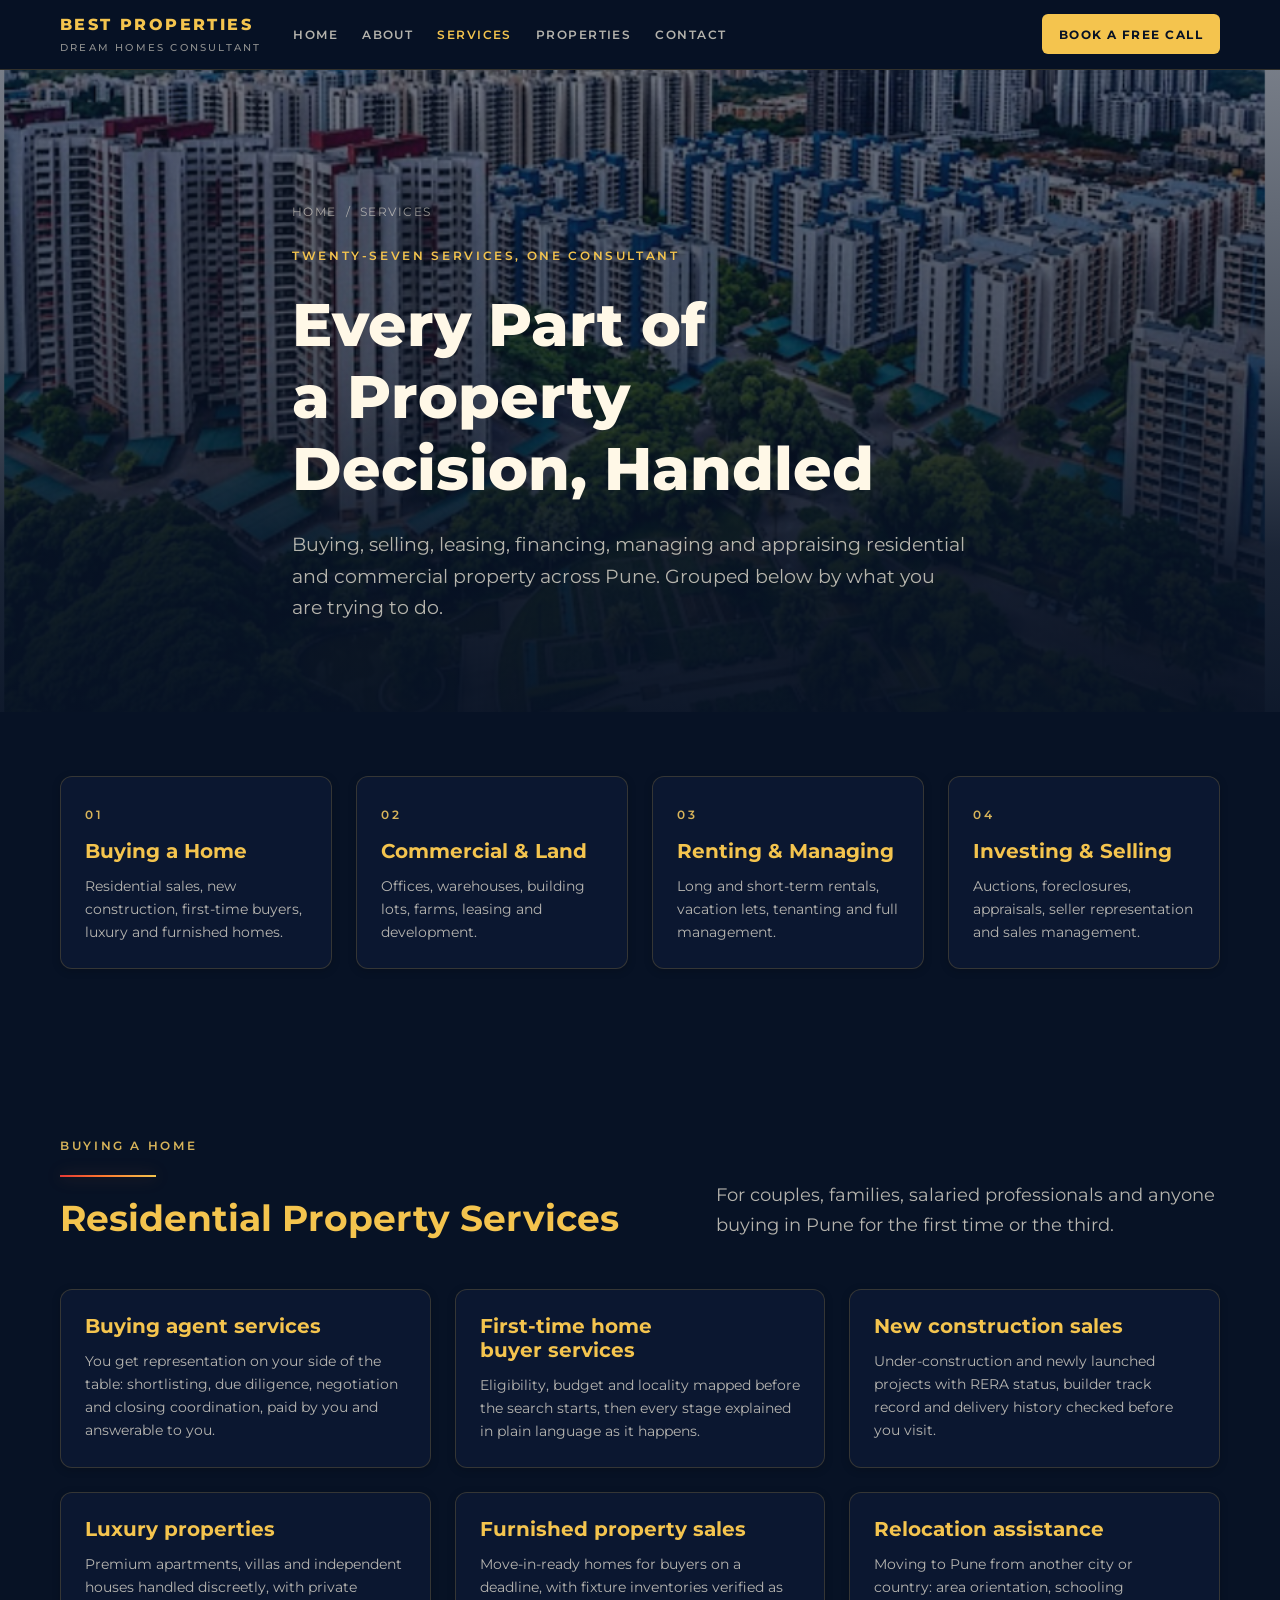
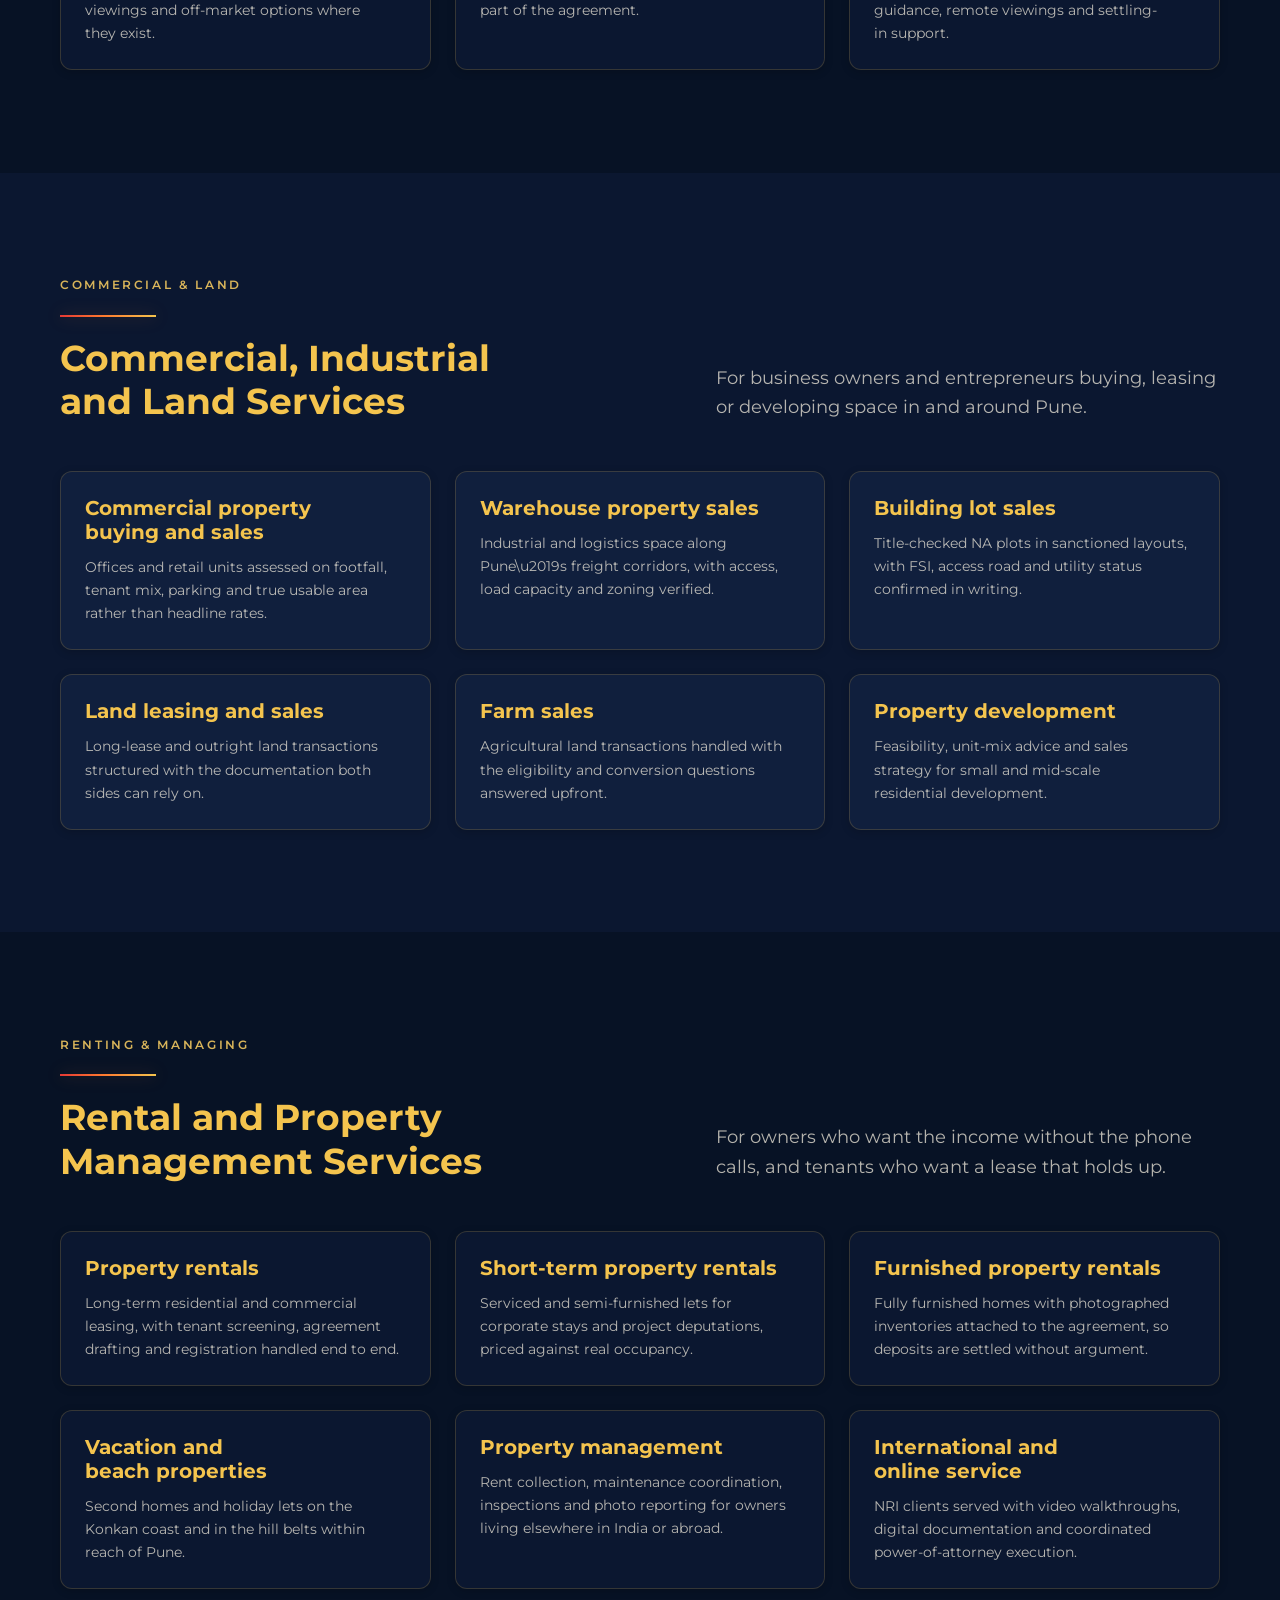
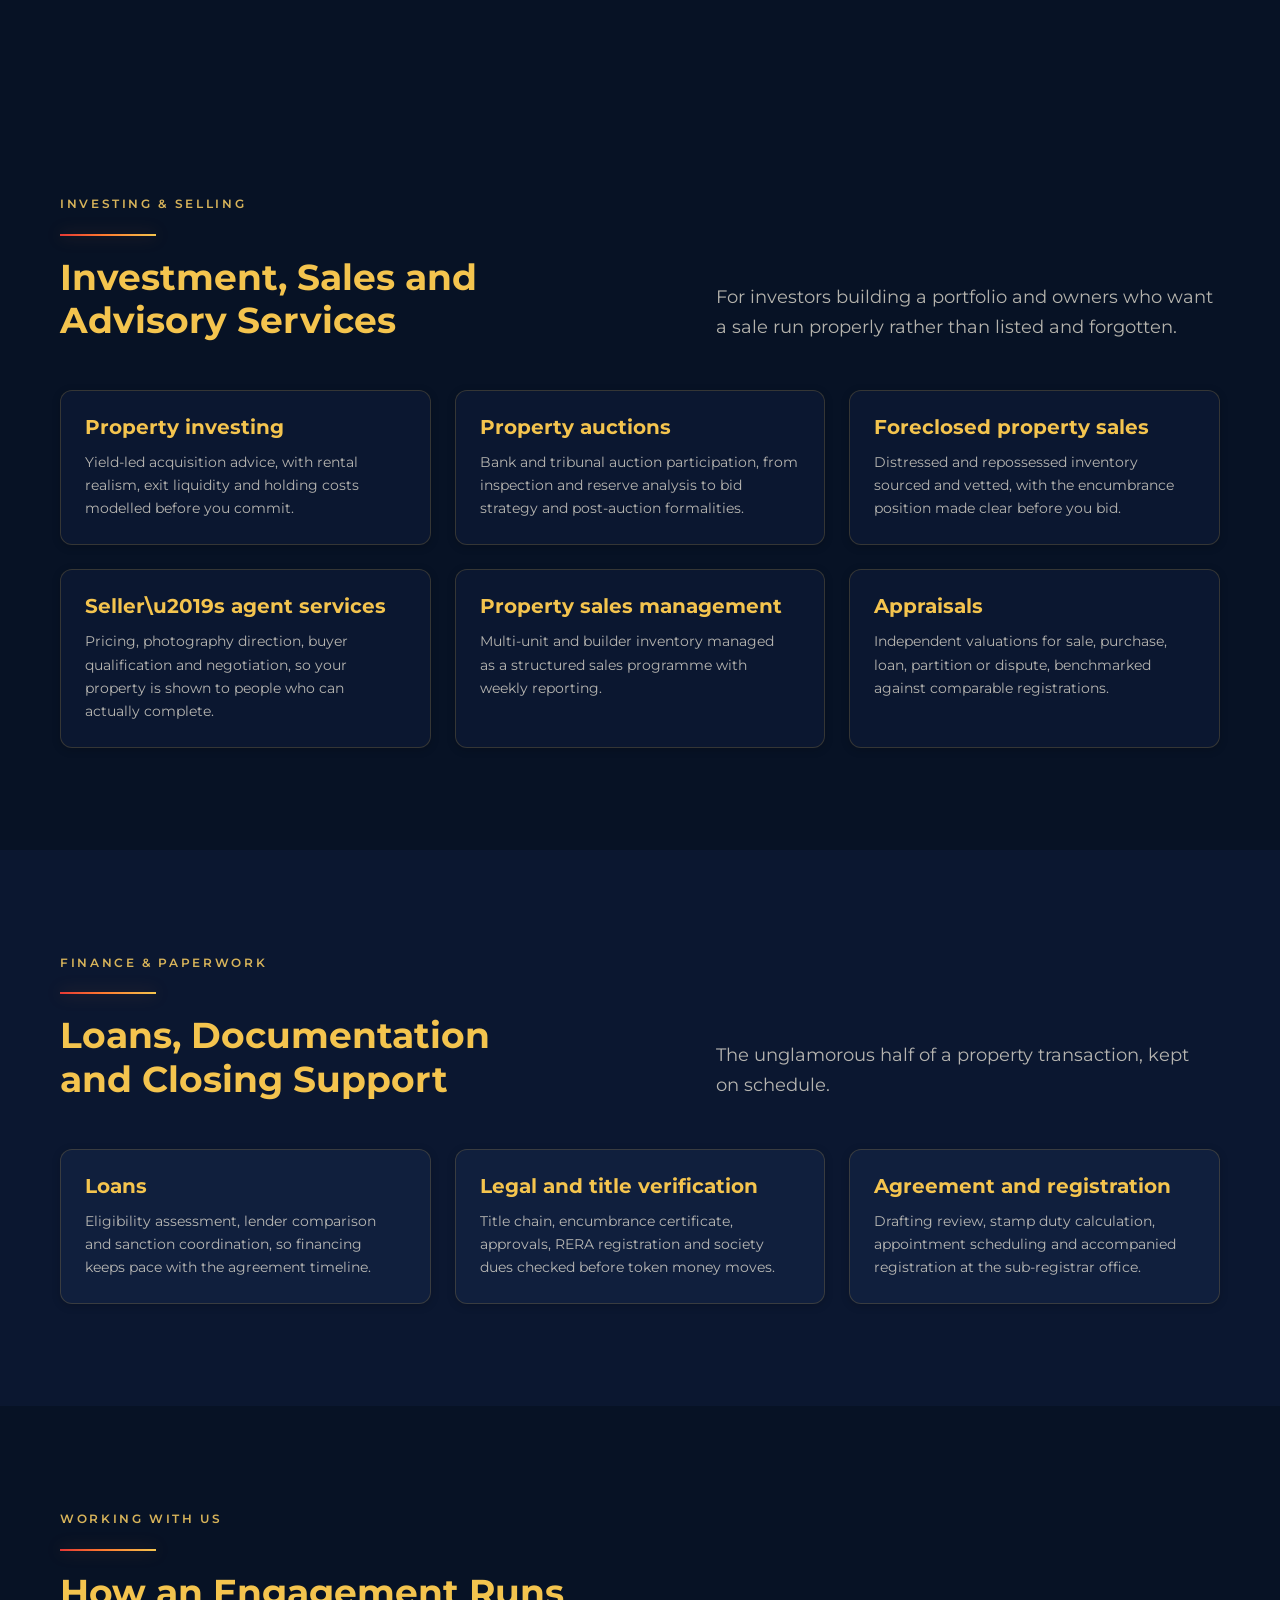
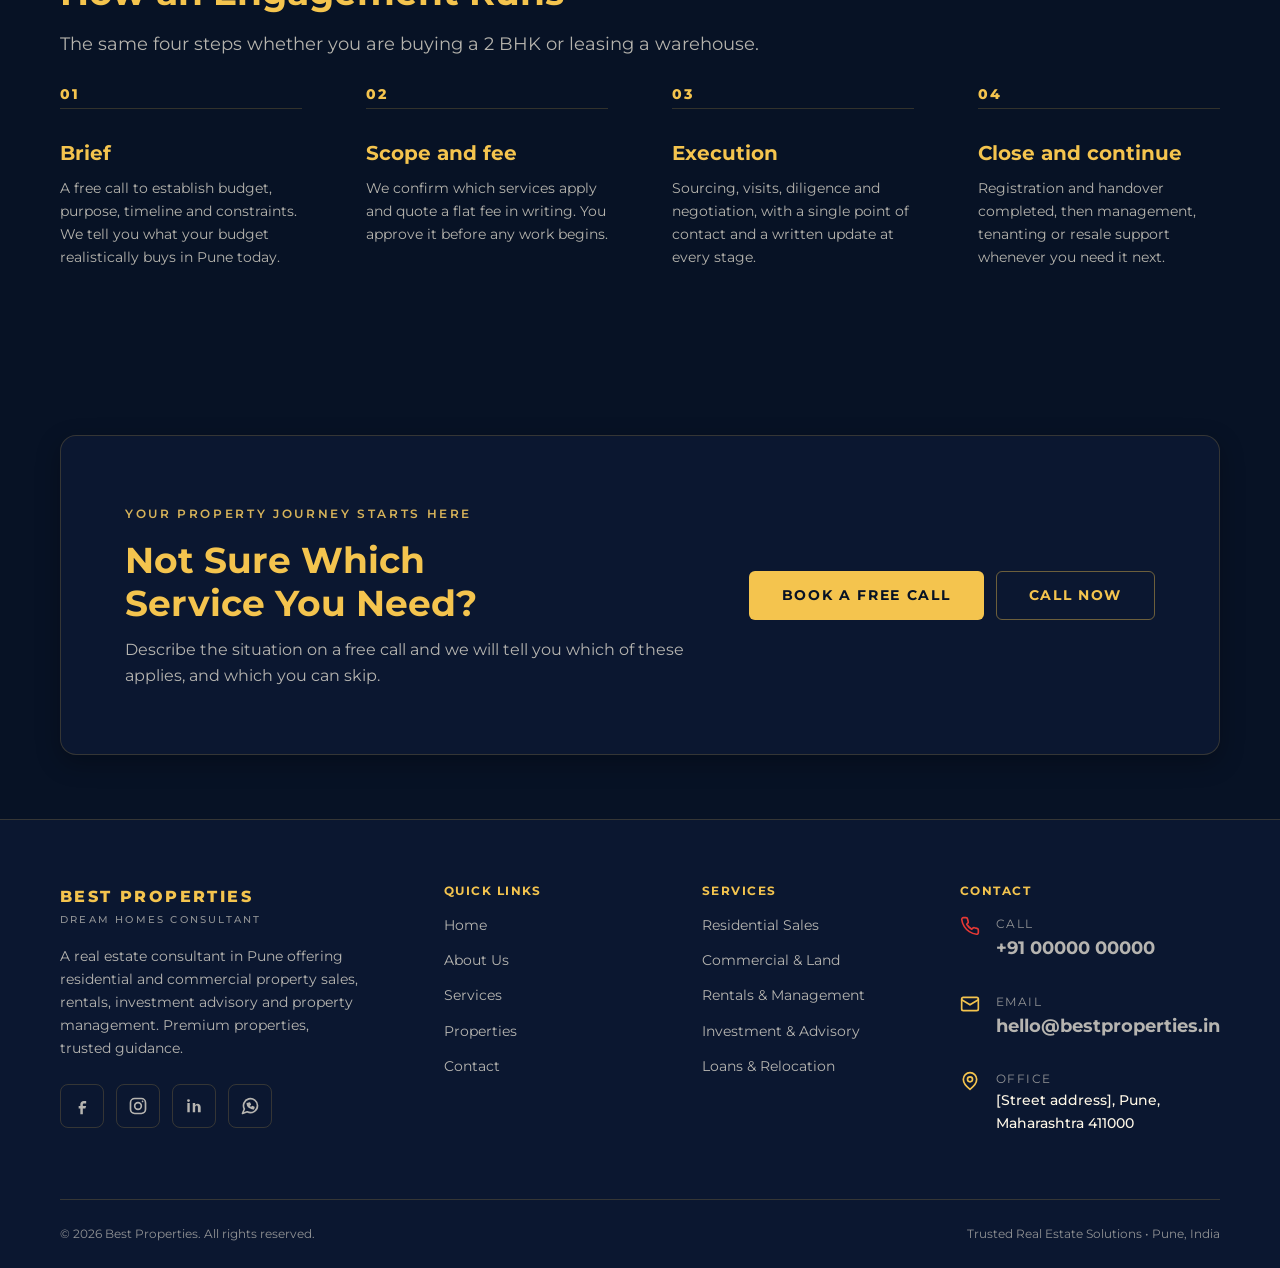
<file: services.html>
<!DOCTYPE html>
<html lang="en-IN">
<head>
<meta charset="utf-8">
<meta name="viewport" content="width=device-width, initial-scale=1">
<title>Real Estate Services in Pune | Buying, Selling, Rentals &amp; Management</title>
<meta name="description" content="Full list of real estate services in Pune from Best Properties: residential and commercial sales, rentals, land, auctions, property management, loans, appraisals and relocation assistance.">
<link rel="canonical" href="services.html">
<meta property="og:title" content="Real Estate Services in Pune | Buying, Selling, Rentals &amp; Management">
<meta property="og:description" content="Full list of real estate services in Pune from Best Properties: residential and commercial sales, rentals, land, auctions, property management, loans, appraisals and relocation assistance.">
<meta property="og:type" content="website">
<link rel="icon" href="data:image/svg+xml,%3Csvg xmlns='http://www.w3.org/2000/svg' viewBox='0 0 32 32'%3E%3Crect width='32' height='32' rx='6' fill='%23071225'/%3E%3Ctext x='16' y='23' font-family='Montserrat,Arial' font-size='19' font-weight='800' fill='%23F4C44E' text-anchor='middle'%3EB%3C/text%3E%3C/svg%3E">
<link rel="preconnect" href="https://fonts.googleapis.com">
<link rel="preconnect" href="https://fonts.gstatic.com" crossorigin>
<link rel="stylesheet" href="https://fonts.googleapis.com/css2?family=Montserrat:wght@400;500;600;700;800&display=swap">
<link rel="stylesheet" href="styles.css">
<script type="application/ld+json">
{
  "@context": "https://schema.org",
  "@type": "ItemList",
  "name": "Real estate services in Pune",
  "itemListElement": [
    { "@type": "Service", "position": 1, "name": "Residential property sales", "areaServed": "Pune" },
    { "@type": "Service", "position": 2, "name": "Commercial property buying and sales", "areaServed": "Pune" },
    { "@type": "Service", "position": 3, "name": "Property rentals and short-term rentals", "areaServed": "Pune" },
    { "@type": "Service", "position": 4, "name": "Property management", "areaServed": "Pune" },
    { "@type": "Service", "position": 5, "name": "Property investing and auctions", "areaServed": "Pune" },
    { "@type": "Service", "position": 6, "name": "Appraisals and loans", "areaServed": "Pune" },
    { "@type": "Service", "position": 7, "name": "Relocation assistance", "areaServed": "Pune" }
  ]
}
</script>
</head>
<body>
<a class="skip-link" href="#main">Skip to main content</a>

<header class="site-head">
  <div class="wrap head-inner">
    <a class="brand" href="index.html">
      <span class="brand-name">Best Properties</span>
      <span class="brand-sub">Dream Homes Consultant</span>
    </a>
    <input class="nav-toggle" type="checkbox" id="nav-toggle">
    <label class="nav-btn" for="nav-toggle">
      <span class="sr-only">Toggle navigation menu</span>
      <svg class="icon-open" width="22" height="22" viewBox="0 0 24 24" fill="none" stroke="currentColor" stroke-width="2" stroke-linecap="round" aria-hidden="true"><path d="M4 7h16M4 12h16M4 17h16"/></svg>
      <svg class="icon-close" width="22" height="22" viewBox="0 0 24 24" fill="none" stroke="currentColor" stroke-width="2" stroke-linecap="round" aria-hidden="true"><path d="M6 6l12 12M18 6L6 18"/></svg>
    </label>
    <nav class="site-nav" aria-label="Primary">
      <ul>
        <li><a href="index.html">Home</a></li>
        <li><a href="about.html">About</a></li>
        <li><a href="services.html" aria-current="page">Services</a></li>
        <li><a href="properties.html">Properties</a></li>
        <li><a href="contact.html">Contact</a></li>
        <li class="nav-cta"><a class="btn btn-primary btn-sm" href="contact.html">Book a Free Call</a></li>
      </ul>
    </nav>
    <a class="btn btn-primary btn-sm head-cta" href="contact.html">Book a Free Call</a>
  </div>
</header>

<main id="main">

  <section class="hero hero--page">
    <div class="hero-media">
      <img src="images/nanded-city-aerial.png" alt="Aerial view of a Pune township showing residential towers, internal roads and landscaped central gardens" loading="eager" width="1600" height="1000">
    </div>
    <div class="wrap hero-inner">
      <p class="crumbs rise"><a href="index.html">Home</a> &nbsp;/&nbsp; Services</p>
      <span class="eyebrow rise" style="--d:60ms">Twenty-Seven Services, One Consultant</span>
      <h1 class="rise" style="--d:120ms">Every Part of a Property Decision, Handled</h1>
      <p class="hero-sub rise" style="--d:200ms">Buying, selling, leasing, financing, managing and appraising residential and commercial property across Pune. Grouped below by what you are trying to do.</p>
    </div>
  </section>

  <section class="section section--tight">
    <div class="wrap">
      <div class="reveal-stagger grid grid-4">
        <a class="card card--link stack-sm" href="#residential"><span class="eyebrow">01</span><h3>Buying a Home</h3><p>Residential sales, new construction, first-time buyers, luxury and furnished homes.</p></a>
        <a class="card card--link stack-sm" href="#commercial"><span class="eyebrow">02</span><h3>Commercial &amp; Land</h3><p>Offices, warehouses, building lots, farms, leasing and development.</p></a>
        <a class="card card--link stack-sm" href="#rentals"><span class="eyebrow">03</span><h3>Renting &amp; Managing</h3><p>Long and short-term rentals, vacation lets, tenanting and full management.</p></a>
        <a class="card card--link stack-sm" href="#investment"><span class="eyebrow">04</span><h3>Investing &amp; Selling</h3><p>Auctions, foreclosures, appraisals, seller representation and sales management.</p></a>
      </div>
    </div>
  </section>

  <section class="section" id="residential">
    <div class="wrap">
      <div class="reveal section-head section-head--split">
        <span class="eyebrow">Buying a Home</span>
        <hr class="rule">
        <h2>Residential Property Services</h2>
        <p class="lede">For couples, families, salaried professionals and anyone buying in Pune for the first time or the third.</p>
      </div>
      <div class="reveal-stagger grid grid-3">
        <article class="card stack-sm">
          <h3>Buying agent services</h3>
          <p>You get representation on your side of the table: shortlisting, due diligence, negotiation and closing coordination, paid by you and answerable to you.</p>
        </article>
        <article class="card stack-sm">
          <h3>First-time home buyer services</h3>
          <p>Eligibility, budget and locality mapped before the search starts, then every stage explained in plain language as it happens.</p>
        </article>
        <article class="card stack-sm">
          <h3>New construction sales</h3>
          <p>Under-construction and newly launched projects with RERA status, builder track record and delivery history checked before you visit.</p>
        </article>
        <article class="card stack-sm">
          <h3>Luxury properties</h3>
          <p>Premium apartments, villas and independent houses handled discreetly, with private viewings and off-market options where they exist.</p>
        </article>
        <article class="card stack-sm">
          <h3>Furnished property sales</h3>
          <p>Move-in-ready homes for buyers on a deadline, with fixture inventories verified as part of the agreement.</p>
        </article>
        <article class="card stack-sm">
          <h3>Relocation assistance</h3>
          <p>Moving to Pune from another city or country: area orientation, schooling guidance, remote viewings and settling-in support.</p>
        </article>
      </div>
    </div>
  </section>
  <section class="section section--panel" id="commercial">
    <div class="wrap">
      <div class="reveal section-head section-head--split">
        <span class="eyebrow">Commercial &amp; Land</span>
        <hr class="rule">
        <h2>Commercial, Industrial and Land Services</h2>
        <p class="lede">For business owners and entrepreneurs buying, leasing or developing space in and around Pune.</p>
      </div>
      <div class="reveal-stagger grid grid-3">
        <article class="card stack-sm">
          <h3>Commercial property buying and sales</h3>
          <p>Offices and retail units assessed on footfall, tenant mix, parking and true usable area rather than headline rates.</p>
        </article>
        <article class="card stack-sm">
          <h3>Warehouse property sales</h3>
          <p>Industrial and logistics space along Pune\u2019s freight corridors, with access, load capacity and zoning verified.</p>
        </article>
        <article class="card stack-sm">
          <h3>Building lot sales</h3>
          <p>Title-checked NA plots in sanctioned layouts, with FSI, access road and utility status confirmed in writing.</p>
        </article>
        <article class="card stack-sm">
          <h3>Land leasing and sales</h3>
          <p>Long-lease and outright land transactions structured with the documentation both sides can rely on.</p>
        </article>
        <article class="card stack-sm">
          <h3>Farm sales</h3>
          <p>Agricultural land transactions handled with the eligibility and conversion questions answered upfront.</p>
        </article>
        <article class="card stack-sm">
          <h3>Property development</h3>
          <p>Feasibility, unit-mix advice and sales strategy for small and mid-scale residential development.</p>
        </article>
      </div>
    </div>
  </section>
  <section class="section" id="rentals">
    <div class="wrap">
      <div class="reveal section-head section-head--split">
        <span class="eyebrow">Renting &amp; Managing</span>
        <hr class="rule">
        <h2>Rental and Property Management Services</h2>
        <p class="lede">For owners who want the income without the phone calls, and tenants who want a lease that holds up.</p>
      </div>
      <div class="reveal-stagger grid grid-3">
        <article class="card stack-sm">
          <h3>Property rentals</h3>
          <p>Long-term residential and commercial leasing, with tenant screening, agreement drafting and registration handled end to end.</p>
        </article>
        <article class="card stack-sm">
          <h3>Short-term property rentals</h3>
          <p>Serviced and semi-furnished lets for corporate stays and project deputations, priced against real occupancy.</p>
        </article>
        <article class="card stack-sm">
          <h3>Furnished property rentals</h3>
          <p>Fully furnished homes with photographed inventories attached to the agreement, so deposits are settled without argument.</p>
        </article>
        <article class="card stack-sm">
          <h3>Vacation and beach properties</h3>
          <p>Second homes and holiday lets on the Konkan coast and in the hill belts within reach of Pune.</p>
        </article>
        <article class="card stack-sm">
          <h3>Property management</h3>
          <p>Rent collection, maintenance coordination, inspections and photo reporting for owners living elsewhere in India or abroad.</p>
        </article>
        <article class="card stack-sm">
          <h3>International and online service</h3>
          <p>NRI clients served with video walkthroughs, digital documentation and coordinated power-of-attorney execution.</p>
        </article>
      </div>
    </div>
  </section>
  <section class="section" id="investment">
    <div class="wrap">
      <div class="reveal section-head section-head--split">
        <span class="eyebrow">Investing &amp; Selling</span>
        <hr class="rule">
        <h2>Investment, Sales and Advisory Services</h2>
        <p class="lede">For investors building a portfolio and owners who want a sale run properly rather than listed and forgotten.</p>
      </div>
      <div class="reveal-stagger grid grid-3">
        <article class="card stack-sm">
          <h3>Property investing</h3>
          <p>Yield-led acquisition advice, with rental realism, exit liquidity and holding costs modelled before you commit.</p>
        </article>
        <article class="card stack-sm">
          <h3>Property auctions</h3>
          <p>Bank and tribunal auction participation, from inspection and reserve analysis to bid strategy and post-auction formalities.</p>
        </article>
        <article class="card stack-sm">
          <h3>Foreclosed property sales</h3>
          <p>Distressed and repossessed inventory sourced and vetted, with the encumbrance position made clear before you bid.</p>
        </article>
        <article class="card stack-sm">
          <h3>Seller\u2019s agent services</h3>
          <p>Pricing, photography direction, buyer qualification and negotiation, so your property is shown to people who can actually complete.</p>
        </article>
        <article class="card stack-sm">
          <h3>Property sales management</h3>
          <p>Multi-unit and builder inventory managed as a structured sales programme with weekly reporting.</p>
        </article>
        <article class="card stack-sm">
          <h3>Appraisals</h3>
          <p>Independent valuations for sale, purchase, loan, partition or dispute, benchmarked against comparable registrations.</p>
        </article>
      </div>
    </div>
  </section>
  <section class="section section--panel" id="support">
    <div class="wrap">
      <div class="reveal section-head section-head--split">
        <span class="eyebrow">Finance &amp; Paperwork</span>
        <hr class="rule">
        <h2>Loans, Documentation and Closing Support</h2>
        <p class="lede">The unglamorous half of a property transaction, kept on schedule.</p>
      </div>
      <div class="reveal-stagger grid grid-3">
        <article class="card stack-sm">
          <h3>Loans</h3>
          <p>Eligibility assessment, lender comparison and sanction coordination, so financing keeps pace with the agreement timeline.</p>
        </article>
        <article class="card stack-sm">
          <h3>Legal and title verification</h3>
          <p>Title chain, encumbrance certificate, approvals, RERA registration and society dues checked before token money moves.</p>
        </article>
        <article class="card stack-sm">
          <h3>Agreement and registration</h3>
          <p>Drafting review, stamp duty calculation, appointment scheduling and accompanied registration at the sub-registrar office.</p>
        </article>
      </div>
    </div>
  </section>

  <section class="section">
    <div class="wrap">
      <div class="reveal section-head">
        <span class="eyebrow">Working With Us</span>
        <hr class="rule">
        <h2>How an Engagement Runs</h2>
        <p class="lede">The same four steps whether you are buying a 2 BHK or leasing a warehouse.</p>
      </div>
      <ol class="reveal-stagger timeline">
        <li class="step"><h3>Brief</h3><p>A free call to establish budget, purpose, timeline and constraints. We tell you what your budget realistically buys in Pune today.</p></li>
        <li class="step"><h3>Scope and fee</h3><p>We confirm which services apply and quote a flat fee in writing. You approve it before any work begins.</p></li>
        <li class="step"><h3>Execution</h3><p>Sourcing, visits, diligence and negotiation, with a single point of contact and a written update at every stage.</p></li>
        <li class="step"><h3>Close and continue</h3><p>Registration and handover completed, then management, tenanting or resale support whenever you need it next.</p></li>
      </ol>
    </div>
  </section>

  <section class="section section--tight">
    <div class="wrap">
      <div class="reveal cta-band">
        <div class="stack-sm">
          <span class="eyebrow">Your Property Journey Starts Here</span>
          <h2>Not Sure Which Service You Need?</h2>
          <p class="muted max-60">Describe the situation on a free call and we will tell you which of these applies, and which you can skip.</p>
        </div>
        <div class="btn-row">
          <a class="btn btn-primary" href="contact.html">Book a Free Call</a>
          <a class="btn btn-ghost" href="tel:+910000000000">Call Now</a>
        </div>
      </div>
    </div>
  </section>
</main>

<footer class="site-foot">
  <div class="wrap">
    <div class="foot-grid">
      <div>
        <a class="brand" href="index.html">
          <span class="brand-name">Best Properties</span>
          <span class="brand-sub">Dream Homes Consultant</span>
        </a>
        <p class="foot-about" style="margin-top: var(--sp-4)">A real estate consultant in Pune offering residential and commercial property sales, rentals, investment advisory and property management. Premium properties, trusted guidance.</p>
        <div class="social">
          <a href="#" aria-label="Best Properties on Facebook">
            <svg width="20" height="20" viewBox="0 0 24 24" fill="currentColor" aria-hidden="true"><path d="M14 9h3V6h-3c-2.2 0-4 1.8-4 4v2H8v3h2v7h3v-7h3l1-3h-4v-2c0-.6.4-1 1-1z"/></svg>
          </a>
          <a href="#" aria-label="Best Properties on Instagram">
            <svg width="20" height="20" viewBox="0 0 24 24" fill="none" stroke="currentColor" stroke-width="2" aria-hidden="true"><rect x="3" y="3" width="18" height="18" rx="5"/><circle cx="12" cy="12" r="4"/><circle cx="17.5" cy="6.5" r="1" fill="currentColor" stroke="none"/></svg>
          </a>
          <a href="#" aria-label="Best Properties on LinkedIn">
            <svg width="20" height="20" viewBox="0 0 24 24" fill="currentColor" aria-hidden="true"><path d="M6.9 8.5H4v11h2.9v-11zM5.4 3.8a1.7 1.7 0 1 0 0 3.4 1.7 1.7 0 0 0 0-3.4zM20 13.6c0-3-1.6-4.4-3.7-4.4-1.7 0-2.5.9-2.9 1.6V8.5h-2.9v11h2.9v-6.1c0-1.3.8-1.9 1.7-1.9.9 0 1.6.6 1.6 1.9v6.1H20v-5.9z"/></svg>
          </a>
          <a href="#" aria-label="Best Properties on WhatsApp">
            <svg width="20" height="20" viewBox="0 0 24 24" fill="none" stroke="currentColor" stroke-width="2" stroke-linecap="round" stroke-linejoin="round" aria-hidden="true"><path d="M21 11.5a8.4 8.4 0 0 1-12.4 7.4L3 21l2.2-5.4A8.4 8.4 0 1 1 21 11.5z"/><path d="M8.8 9.2c.3 2.4 2.6 4.7 5 5l1-1.4 1.8.8-.5 1.6c-2.9.4-6.6-3.3-6.2-6.2l1.6-.5.8 1.8-1.5.9"/></svg>
          </a>
        </div>
      </div>
      <nav aria-label="Footer">
        <h2 class="foot-title">Quick Links</h2>
        <ul class="foot-links">
          <li><a href="index.html">Home</a></li>
          <li><a href="about.html">About Us</a></li>
          <li><a href="services.html">Services</a></li>
          <li><a href="properties.html">Properties</a></li>
          <li><a href="contact.html">Contact</a></li>
        </ul>
      </nav>
      <div>
        <h2 class="foot-title">Services</h2>
        <ul class="foot-links">
          <li><a href="services.html#residential">Residential Sales</a></li>
          <li><a href="services.html#commercial">Commercial &amp; Land</a></li>
          <li><a href="services.html#rentals">Rentals &amp; Management</a></li>
          <li><a href="services.html#investment">Investment &amp; Advisory</a></li>
          <li><a href="services.html#support">Loans &amp; Relocation</a></li>
        </ul>
      </div>
      <div>
        <h2 class="foot-title">Contact</h2>
        <ul class="foot-links stack-sm" style="gap: var(--sp-4)">
          <li class="contact-row">
            <svg class="icon-phone" width="20" height="20" viewBox="0 0 24 24" fill="none" stroke="currentColor" stroke-width="2" stroke-linecap="round" stroke-linejoin="round" aria-hidden="true"><path d="M22 16.9v3a2 2 0 0 1-2.2 2 19.8 19.8 0 0 1-8.6-3.1 19.5 19.5 0 0 1-6-6A19.8 19.8 0 0 1 2.1 4.2 2 2 0 0 1 4.1 2h3a2 2 0 0 1 2 1.7c.1 1 .3 1.9.7 2.8a2 2 0 0 1-.5 2.1L8.1 9.9a16 16 0 0 0 6 6l1.3-1.3a2 2 0 0 1 2.1-.4c.9.3 1.8.6 2.8.7a2 2 0 0 1 1.7 2z"/></svg>
            <span><span class="contact-label">Call</span><a class="contact-value" href="tel:+910000000000">+91 00000 00000</a></span>
          </li>
          <li class="contact-row">
            <svg class="icon-gold" width="20" height="20" viewBox="0 0 24 24" fill="none" stroke="currentColor" stroke-width="2" stroke-linecap="round" stroke-linejoin="round" aria-hidden="true"><rect x="2" y="4" width="20" height="16" rx="2"/><path d="m2 7 10 6 10-6"/></svg>
            <span><span class="contact-label">Email</span><a class="contact-value" href="mailto:hello@bestproperties.in">hello@bestproperties.in</a></span>
          </li>
          <li class="contact-row">
            <svg class="icon-gold" width="20" height="20" viewBox="0 0 24 24" fill="none" stroke="currentColor" stroke-width="2" stroke-linecap="round" stroke-linejoin="round" aria-hidden="true"><path d="M20 10c0 6-8 12-8 12s-8-6-8-12a8 8 0 0 1 16 0z"/><circle cx="12" cy="10" r="3"/></svg>
            <span><span class="contact-label">Office</span><span class="contact-value" style="font-size: var(--fs-small); font-weight: 500">[Street address], Pune,<br>Maharashtra 411000</span></span>
          </li>
        </ul>
      </div>
    </div>
    <div class="foot-bar">
      <p>&copy; 2026 Best Properties. All rights reserved.</p>
      <p>Trusted Real Estate Solutions &bull; Pune, India</p>
    </div>
  </div>
</footer>

</body>
</html>
</file>
<file: styles.css>
/* ==========================================================================
   BEST PROPERTIES — shared stylesheet
   All design tokens live in :root. Swap these values to re-skin the site.
   ========================================================================== */

:root {
  /* ---- Colour ---- */
  --navy-900: #071225;          /* page background */
  --navy-800: #0B1730;          /* alternating panel background */
  --navy-700: #101F3D;          /* raised surface / table stripe */
  --gold-500: #F4C44E;          /* headings, icons, primary CTA */
  --gold-400: #FFD66A;          /* hover / lighter step */
  --gold-600: #D8B45A;          /* muted + secondary text */
  --warm-white: #FFF8E7;        /* body copy */
  --warm-white-70: rgba(255, 248, 231, 0.70);
  --warm-white-55: rgba(255, 248, 231, 0.55);
  --accent-red: #E53935;        /* phone icon, urgency badge only */
  --accent-orange: #FF7A2F;     /* gradient + glow only */

  --hairline: rgba(244, 196, 78, 0.18);
  --hairline-strong: rgba(244, 196, 78, 0.42);
  --fill-subtle: rgba(255, 248, 231, 0.04);
  --fill-tag: rgba(255, 248, 231, 0.06);

  --accent-rule: linear-gradient(90deg, #E53935, #FF7A2F 45%, #F4C44E);
  --overlay-navy: linear-gradient(180deg, rgba(7, 18, 37, 0.55) 0%, rgba(7, 18, 37, 0.72) 45%, rgba(7, 18, 37, 0.92) 75%, rgba(7, 18, 37, 0.97) 100%);
  --overlay-navy-soft: linear-gradient(180deg, rgba(7, 18, 37, 0.10) 0%, rgba(7, 18, 37, 0.55) 100%);

  /* ---- Type ---- */
  --font-sans: "Montserrat", Arial, Helvetica, sans-serif;

  --fs-display: clamp(2.25rem, 1.35rem + 3.9vw, 3.75rem);
  --fs-h1: clamp(2rem, 1.35rem + 2.6vw, 3rem);
  --fs-h2: clamp(1.6rem, 1.25rem + 1.5vw, 2.25rem);
  --fs-h3: clamp(1.25rem, 1.1rem + 0.7vw, 1.5rem);
  --fs-h4: 1.25rem;
  --fs-body: 1rem;
  --fs-small: 0.875rem;
  --fs-caption: 0.75rem;
  --fs-contact: 1.125rem;
  --fs-price: clamp(1.35rem, 1.15rem + 0.8vw, 1.75rem);

  --lh-tight: 1.2;
  --lh-body: 1.65;
  --ls-label: 0.12em;
  --ls-eyebrow: 0.22em;
  --ls-wordmark: 0.15em;

  /* ---- Spacing (4px base) ---- */
  --sp-1: 4px;
  --sp-2: 8px;
  --sp-3: 12px;
  --sp-4: 16px;
  --sp-5: 24px;
  --sp-6: 32px;
  --sp-7: 48px;
  --sp-8: 64px;
  --sp-9: 80px;
  --sp-10: 120px;

  --container: 1200px;
  --gutter: 20px;
  --section-y: clamp(56px, 8vw, 112px);

  /* ---- Radius ---- */
  --r-xs: 4px;
  --r-sm: 6px;
  --r-md: 8px;
  --r-lg: 12px;
  --r-xl: 16px;
  --r-2xl: 24px;
  --r-pill: 999px;

  /* ---- Elevation ---- */
  --e1: 0 2px 8px rgba(0, 0, 0, 0.18);
  --e2: 0 8px 24px rgba(0, 0, 0, 0.28);
  --e3: 0 16px 40px rgba(0, 0, 0, 0.38);
  --glow: 0 0 16px rgba(255, 122, 47, 0.35);

  /* ---- Motion ---- */
  --t-fast: 150ms ease;
  --t-base: 200ms ease;
}

/* ==========================================================================
   Base
   ========================================================================== */

*,
*::before,
*::after { box-sizing: border-box; }

html { scroll-behavior: smooth; }

body {
  margin: 0;
  background: var(--navy-900);
  color: var(--warm-white);
  font-family: var(--font-sans);
  font-size: var(--fs-body);
  font-weight: 400;
  line-height: var(--lh-body);
  -webkit-font-smoothing: antialiased;
  text-rendering: optimizeLegibility;
}

h1, h2, h3, h4 {
  margin: 0;
  color: var(--gold-500);
  font-weight: 800;
  line-height: var(--lh-tight);
  text-wrap: balance;
}

h1 { font-size: var(--fs-h1); }
h2 { font-size: var(--fs-h2); font-weight: 700; }
h3 { font-size: var(--fs-h3); font-weight: 700; }
h4 { font-size: var(--fs-h4); font-weight: 600; }

p { margin: 0; text-wrap: pretty; }

img { display: block; max-width: 100%; height: auto; }

a { color: var(--gold-500); text-decoration: none; transition: color var(--t-base); }
a:hover { color: var(--gold-400); }

ul, ol { margin: 0; padding: 0; list-style: none; }

:focus-visible {
  outline: 2px solid var(--gold-400);
  outline-offset: 3px;
  border-radius: var(--r-xs);
}

::selection { background: var(--gold-500); color: var(--navy-900); }

.sr-only {
  position: absolute;
  width: 1px; height: 1px;
  padding: 0; margin: -1px;
  overflow: hidden;
  clip: rect(0 0 0 0);
  white-space: nowrap;
  border: 0;
}

.skip-link {
  position: absolute;
  left: var(--sp-4);
  top: -60px;
  z-index: 100;
  padding: var(--sp-3) var(--sp-5);
  background: var(--gold-500);
  color: var(--navy-900);
  font-weight: 700;
  border-radius: var(--r-sm);
  transition: top var(--t-base);
}
.skip-link:focus { top: var(--sp-4); color: var(--navy-900); }

/* ==========================================================================
   Layout helpers
   ========================================================================== */

.wrap {
  width: 100%;
  max-width: var(--container);
  margin-inline: auto;
  padding-inline: var(--gutter);
}

.section { padding-block: var(--section-y); }
.section--panel { background: var(--navy-800); }
.section--tight { padding-block: clamp(40px, 5vw, 72px); }

.stack > * + * { margin-top: var(--sp-5); }
.stack-sm > * + * { margin-top: var(--sp-3); }

.eyebrow {
  display: inline-block;
  font-size: var(--fs-caption);
  font-weight: 600;
  letter-spacing: var(--ls-eyebrow);
  text-transform: uppercase;
  color: var(--gold-600);
}

.rule {
  display: block;
  width: 96px;
  height: 2px;
  border: 0;
  margin: 0;
  background: var(--accent-rule);
  box-shadow: var(--glow);
}

.lede {
  font-size: clamp(1rem, 0.95rem + 0.3vw, 1.125rem);
  color: var(--warm-white-70);
  max-width: 62ch;
}

.muted { color: var(--warm-white-70); }
.max-60 { max-width: 60ch; }

.section-head { display: grid; gap: var(--sp-4); margin-bottom: var(--sp-7); }
.section-head .rule { margin-block: var(--sp-1); }

@media (min-width: 900px) {
  .section-head--split {
    grid-template-columns: minmax(0, 1fr) minmax(0, 0.85fr);
    align-items: end;
    column-gap: var(--sp-8);
  }
  .section-head--split .eyebrow,
  .section-head--split .rule,
  .section-head--split h2 { grid-column: 1; }
  .section-head--split .lede { grid-column: 2; grid-row: 1 / span 3; align-self: end; }
}

/* ==========================================================================
   Buttons
   ========================================================================== */

.btn {
  display: inline-flex;
  align-items: center;
  justify-content: center;
  gap: var(--sp-2);
  min-height: 48px;
  padding: var(--sp-3) var(--sp-6);
  border: 1px solid transparent;
  border-radius: var(--r-sm);
  font-family: inherit;
  font-size: var(--fs-small);
  font-weight: 700;
  letter-spacing: var(--ls-label);
  text-transform: uppercase;
  cursor: pointer;
  white-space: nowrap;
  transition: background var(--t-base), color var(--t-base), border-color var(--t-base);
}

.btn-primary { background: var(--gold-500); color: var(--navy-900); }
.btn-primary:hover { background: var(--gold-400); color: var(--navy-900); }
.btn-primary:active { background: var(--gold-600); }

.btn-ghost { border-color: var(--hairline-strong); color: var(--gold-500); background: transparent; }
.btn-ghost:hover { background: var(--gold-500); color: var(--navy-900); border-color: var(--gold-500); }

.btn-sm { min-height: 40px; padding: var(--sp-2) var(--sp-4); font-size: var(--fs-caption); }

.btn-row { display: flex; flex-wrap: wrap; gap: var(--sp-3); }

.link-arrow {
  display: inline-flex;
  align-items: center;
  gap: var(--sp-2);
  font-size: var(--fs-small);
  font-weight: 700;
  letter-spacing: var(--ls-label);
  text-transform: uppercase;
}
.link-arrow svg { transition: transform var(--t-base); }
.link-arrow:hover svg { transform: translateX(4px); }

/* ==========================================================================
   Header
   ========================================================================== */

.site-head {
  position: sticky;
  top: 0;
  z-index: 50;
  background: rgba(7, 18, 37, 0.96);
  border-bottom: 1px solid var(--hairline);
}

.head-inner {
  display: flex;
  flex-wrap: wrap;
  align-items: center;
  gap: var(--sp-3) var(--sp-6);
  padding-block: var(--sp-3);
}

.brand { display: grid; gap: 2px; color: var(--warm-white); }
.brand:hover { color: var(--warm-white); }
.brand-name {
  font-size: 1rem;
  font-weight: 800;
  letter-spacing: var(--ls-wordmark);
  text-transform: uppercase;
  color: var(--gold-500);
}
.brand-sub {
  font-size: 0.625rem;
  font-weight: 500;
  letter-spacing: var(--ls-eyebrow);
  text-transform: uppercase;
  color: var(--warm-white-55);
}

.site-nav { display: flex; flex-wrap: wrap; align-items: center; gap: var(--sp-2) var(--sp-5); }
.site-nav ul { display: flex; flex-wrap: wrap; gap: var(--sp-2) var(--sp-5); }
.site-nav a {
  display: block;
  padding-block: var(--sp-2);
  font-size: var(--fs-caption);
  font-weight: 600;
  letter-spacing: var(--ls-label);
  text-transform: uppercase;
  color: var(--warm-white-70);
}
.site-nav a:hover { color: var(--gold-500); }
.site-nav a[aria-current="page"] { color: var(--gold-500); }

.head-cta { margin-left: auto; }

/* --- mobile / tablet menu toggle (CSS only) --- */
.nav-toggle { position: absolute; width: 1px; height: 1px; opacity: 0; pointer-events: none; }

.nav-btn {
  display: none;
  place-items: center;
  width: 48px; height: 48px;
  border: 1px solid var(--hairline);
  border-radius: var(--r-sm);
  color: var(--gold-500);
  cursor: pointer;
  transition: border-color var(--t-base), color var(--t-base);
}
.nav-btn:hover { border-color: var(--gold-500); }
.nav-btn .icon-close { display: none; }
.nav-toggle:focus-visible + .nav-btn { outline: 2px solid var(--gold-400); outline-offset: 3px; }
.nav-toggle:checked + .nav-btn { border-color: var(--gold-500); }
.nav-toggle:checked + .nav-btn .icon-open { display: none; }
.nav-toggle:checked + .nav-btn .icon-close { display: block; }

.nav-cta { display: none; }

@media (max-width: 999px) {
  .head-inner { flex-wrap: wrap; justify-content: space-between; gap: var(--sp-3); }
  .brand-name, .brand-sub { white-space: nowrap; }
  .nav-btn { display: grid; order: 3; flex: none; }
  .head-cta { order: 2; margin-left: auto; flex: none; }

  .site-nav {
    order: 4;
    flex: 0 0 100%;
    width: 100%;
    display: none;
  }
  .site-nav ul { flex-direction: column; align-items: stretch; gap: 0; width: 100%; }
  .site-nav li { border-top: 1px solid var(--hairline); }
  .site-nav ul a { padding: var(--sp-4) 0; font-size: var(--fs-small); }
  .nav-toggle:checked ~ .site-nav { display: block; padding-bottom: var(--sp-4); }
}

@media (max-width: 599px) {
  .head-cta { display: none; }
  .nav-cta { display: block; border-top: 1px solid var(--hairline); padding-top: var(--sp-4); }
  .nav-cta .btn { width: 100%; }
}

/* ==========================================================================
   Hero
   ========================================================================== */

.hero { position: relative; isolation: isolate; overflow: hidden; }

.hero-media { position: absolute; inset: 0; z-index: -2; }
.hero-media img { width: 100%; height: 100%; object-fit: cover; animation: slowPan 24s ease-in-out infinite alternate; }
.hero::after { content: ""; position: absolute; inset: 0; z-index: -1; background: var(--overlay-navy); }

.hero-inner {
  display: grid;
  gap: var(--sp-5);
  padding-block: clamp(96px, 16vw, 200px) clamp(56px, 8vw, 96px);
  max-width: 46rem;
}

.hero h1 { font-size: var(--fs-display); color: var(--warm-white); }
.hero h1 em { font-style: normal; color: var(--gold-500); }

.hero .eyebrow { color: var(--gold-500); }

.hero-sub { font-size: clamp(1rem, 0.95rem + 0.4vw, 1.1875rem); color: var(--warm-white-70); max-width: 52ch; }

.hero-trust {
  display: flex;
  flex-wrap: wrap;
  gap: var(--sp-3) var(--sp-6);
  padding-top: var(--sp-5);
  margin-top: var(--sp-2);
  border-top: 1px solid var(--hairline);
  font-size: var(--fs-caption);
  font-weight: 600;
  letter-spacing: var(--ls-label);
  text-transform: uppercase;
  color: var(--warm-white-55);
}
.hero-trust li { display: flex; align-items: center; gap: var(--sp-2); }
.hero-trust svg { color: var(--gold-500); flex: none; }

/* compact page hero */
.hero--page .hero-inner { padding-block: clamp(72px, 11vw, 132px) clamp(48px, 7vw, 88px); }

.crumbs { font-size: var(--fs-caption); letter-spacing: var(--ls-label); text-transform: uppercase; color: var(--warm-white-55); }
.crumbs a { color: var(--warm-white-55); }
.crumbs a:hover { color: var(--gold-500); }

/* ==========================================================================
   Cards
   ========================================================================== */

.card {
  padding: var(--sp-5);
  background: var(--navy-800);
  border: 1px solid var(--hairline);
  border-radius: var(--r-lg);
  box-shadow: var(--e1);
  transition: border-color var(--t-base), background var(--t-base);
}
.section--panel .card { background: var(--navy-700); }
a.card:hover, .card--link:hover { border-color: var(--gold-500); }

.grid { display: grid; gap: var(--sp-5); }
@media (min-width: 620px) { .grid-2 { grid-template-columns: repeat(2, minmax(0, 1fr)); } }
@media (min-width: 620px) { .grid-3 { grid-template-columns: repeat(2, minmax(0, 1fr)); } }
@media (min-width: 960px) { .grid-3 { grid-template-columns: repeat(3, minmax(0, 1fr)); } }
@media (min-width: 620px) { .grid-4 { grid-template-columns: repeat(2, minmax(0, 1fr)); } }
@media (min-width: 1000px) { .grid-4 { grid-template-columns: repeat(4, minmax(0, 1fr)); } }

.icon-badge {
  display: grid;
  place-items: center;
  width: 44px; height: 44px;
  border: 1px solid var(--hairline);
  border-radius: var(--r-md);
  color: var(--gold-500);
  background: var(--fill-subtle);
}

.card h3 { font-size: var(--fs-h4); font-weight: 700; }
.card p { font-size: var(--fs-small); color: var(--warm-white-70); }

.tag-row { display: flex; flex-wrap: wrap; gap: var(--sp-2); }
.tag {
  display: inline-block;
  padding: 5px var(--sp-3);
  background: var(--fill-tag);
  border: 1px solid var(--hairline);
  border-radius: var(--r-pill);
  font-size: var(--fs-caption);
  font-weight: 500;
  letter-spacing: 0.04em;
  color: var(--warm-white-70);
}

.badge {
  display: inline-block;
  padding: 5px var(--sp-3);
  border-radius: var(--r-pill);
  font-size: 0.6875rem;
  font-weight: 700;
  letter-spacing: var(--ls-label);
  text-transform: uppercase;
  background: var(--gold-500);
  color: var(--navy-900);
}
.badge--alert { background: var(--accent-red); color: #fff; }

/* ==========================================================================
   Editorial split (image + copy)
   ========================================================================== */

.split { display: grid; gap: var(--sp-7); align-items: center; }
@media (min-width: 900px) {
  .split { grid-template-columns: minmax(0, 1.05fr) minmax(0, 1fr); gap: clamp(40px, 5vw, 80px); }
  .split--reverse > *:first-child { order: 2; }
}

.figure-soft {
  position: relative;
  border-radius: var(--r-2xl);
  overflow: hidden;
  box-shadow: var(--e2);
}
.figure-soft img { width: 100%; aspect-ratio: 4 / 3; object-fit: cover; transition: transform 600ms ease; }
.figure-soft:hover img { transform: scale(1.03); }

.figure-caption {
  position: absolute;
  left: 0; right: 0; bottom: 0;
  padding: var(--sp-6) var(--sp-5) var(--sp-4);
  background: var(--overlay-navy-soft);
  font-size: var(--fs-caption);
  font-weight: 600;
  letter-spacing: var(--ls-label);
  text-transform: uppercase;
  color: var(--warm-white);
}

/* offset stat rail */
.stat-rail {
  display: grid;
  gap: var(--sp-4);
  grid-template-columns: repeat(auto-fit, minmax(150px, 1fr));
  padding-top: var(--sp-5);
  border-top: 1px solid var(--hairline);
}
.stat-value { display: block; font-size: var(--fs-price); font-weight: 800; color: var(--gold-500); line-height: 1.1; }
.stat-label { display: block; font-size: var(--fs-caption); letter-spacing: var(--ls-label); text-transform: uppercase; color: var(--warm-white-55); margin-top: var(--sp-2); }

/* ==========================================================================
   Property cards
   ========================================================================== */

.property { display: flex; flex-direction: column; padding: 0; overflow: hidden; border-radius: var(--r-xl); }
.property-media { position: relative; }
.property-media img { width: 100%; aspect-ratio: 3 / 2; object-fit: cover; transition: transform 600ms ease; }
.property:hover .property-media img { transform: scale(1.04); }
.property-media .badge { position: absolute; top: var(--sp-3); left: var(--sp-3); }
.property-body { display: grid; gap: var(--sp-3); padding: var(--sp-5); }
.property-meta { font-size: var(--fs-caption); letter-spacing: var(--ls-label); text-transform: uppercase; color: var(--warm-white-55); }
.property-price { font-size: var(--fs-price); font-weight: 800; color: var(--gold-500); }
.property-specs { display: flex; flex-wrap: wrap; gap: var(--sp-4); padding-top: var(--sp-3); border-top: 1px solid var(--hairline); font-size: var(--fs-small); color: var(--warm-white-70); }
.property-specs li { display: flex; align-items: center; gap: var(--sp-2); }
.property-specs svg { color: var(--gold-500); flex: none; }

/* ==========================================================================
   Process timeline
   ========================================================================== */

.timeline { display: grid; gap: var(--sp-6); counter-reset: step; }
@media (min-width: 780px) { .timeline { grid-template-columns: repeat(2, minmax(0, 1fr)); column-gap: var(--sp-8); } }
@media (min-width: 1080px) { .timeline { grid-template-columns: repeat(4, minmax(0, 1fr)); } }

.step { position: relative; padding-top: var(--sp-6); border-top: 1px solid var(--hairline); }
.step::before {
  counter-increment: step;
  content: "0" counter(step);
  position: absolute;
  top: calc(var(--sp-6) * -0.5 - 10px);
  left: 0;
  padding-right: var(--sp-3);
  background: var(--navy-900);
  font-size: var(--fs-small);
  font-weight: 800;
  letter-spacing: var(--ls-label);
  color: var(--gold-500);
}
.section--panel .step::before { background: var(--navy-800); }
.step h3 { font-size: var(--fs-h4); margin-bottom: var(--sp-3); }
.step p { font-size: var(--fs-small); color: var(--warm-white-70); }
.step::after {
  content: "";
  position: absolute;
  top: -1px; left: 0;
  width: 0; height: 2px;
  background: var(--accent-rule);
  transition: width 400ms ease;
}
.step:hover::after { width: 64px; }

/* ==========================================================================
   Comparison table
   ========================================================================== */

.table-scroll { overflow-x: auto; border: 1px solid var(--hairline); border-radius: var(--r-lg); }
table.compare { width: 100%; min-width: 640px; border-collapse: collapse; font-size: var(--fs-small); }
table.compare caption { text-align: left; padding: var(--sp-4) var(--sp-5); color: var(--warm-white-55); font-size: var(--fs-caption); letter-spacing: var(--ls-label); text-transform: uppercase; }
table.compare th, table.compare td { padding: var(--sp-4) var(--sp-5); text-align: left; border-top: 1px solid var(--hairline); vertical-align: top; }
table.compare thead th { border-top: 0; font-size: var(--fs-caption); letter-spacing: var(--ls-label); text-transform: uppercase; color: var(--warm-white-55); font-weight: 600; }
table.compare thead th.is-us { color: var(--gold-500); }
table.compare tbody th { font-weight: 600; color: var(--warm-white); }
table.compare td.is-us { color: var(--warm-white); background: rgba(244, 196, 78, 0.05); }
table.compare td { color: var(--warm-white-55); }

/* ==========================================================================
   FAQ accordion
   ========================================================================== */

.faq { display: grid; gap: var(--sp-3); }
.faq details {
  border: 1px solid var(--hairline);
  border-radius: var(--r-lg);
  background: var(--navy-800);
  transition: border-color var(--t-base);
}
.section--panel .faq details { background: var(--navy-700); }
.faq details:hover { border-color: var(--hairline-strong); }
.faq details[open] { border-color: var(--gold-500); }
.faq summary {
  display: flex;
  align-items: center;
  justify-content: space-between;
  gap: var(--sp-4);
  padding: var(--sp-4) var(--sp-5);
  min-height: 56px;
  cursor: pointer;
  list-style: none;
  font-weight: 600;
  color: var(--warm-white);
}
.faq summary::-webkit-details-marker { display: none; }
.faq summary::after {
  content: "";
  flex: none;
  width: 12px; height: 12px;
  border-right: 2px solid var(--gold-500);
  border-bottom: 2px solid var(--gold-500);
  transform: rotate(45deg) translate(-2px, -2px);
  transition: transform var(--t-base);
}
.faq details[open] summary::after { transform: rotate(-135deg) translate(-2px, -2px); }
.faq summary:hover { color: var(--gold-500); }
.faq .faq-body { padding: 0 var(--sp-5) var(--sp-5); font-size: var(--fs-small); color: var(--warm-white-70); max-width: 72ch; }

/* ==========================================================================
   Reviews
   ========================================================================== */

.review { display: grid; gap: var(--sp-4); }
.stars { display: flex; gap: 3px; color: var(--gold-500); }
.review blockquote { margin: 0; font-size: var(--fs-small); color: var(--warm-white); line-height: 1.7; }
.review figcaption { display: grid; gap: 2px; padding-top: var(--sp-4); border-top: 1px solid var(--hairline); }
.review-name { font-size: var(--fs-small); font-weight: 700; color: var(--gold-500); }
.review-role { font-size: var(--fs-caption); letter-spacing: 0.04em; color: var(--warm-white-55); }

/* ==========================================================================
   Stats band
   ========================================================================== */

.stats-band {
  display: grid;
  gap: var(--sp-6);
  grid-template-columns: repeat(auto-fit, minmax(190px, 1fr));
  padding: clamp(28px, 4vw, 48px) clamp(24px, 4vw, 48px);
  border: 1px solid var(--hairline);
  border-radius: var(--r-xl);
  background: var(--navy-800);
}
.section--panel .stats-band { background: var(--navy-700); }
.stats-band > li { display: grid; gap: var(--sp-2); }
.stats-band .stat-value { font-size: clamp(1.75rem, 1.3rem + 1.6vw, 2.5rem); }

/* ==========================================================================
   Locality list
   ========================================================================== */

.locality-grid { display: grid; gap: var(--sp-3); grid-template-columns: repeat(auto-fit, minmax(220px, 1fr)); }
.locality {
  display: flex;
  align-items: center;
  justify-content: space-between;
  gap: var(--sp-4);
  padding: var(--sp-4) var(--sp-5);
  border: 1px solid var(--hairline);
  border-radius: var(--r-md);
  background: var(--fill-subtle);
  font-size: var(--fs-small);
  transition: border-color var(--t-base), color var(--t-base);
}
.locality:hover { border-color: var(--gold-500); }
.locality-name { font-weight: 600; color: var(--warm-white); }
.locality-note { font-size: var(--fs-caption); letter-spacing: 0.04em; color: var(--warm-white-55); }

/* ==========================================================================
   Contact rows + form
   ========================================================================== */

.contact-row { display: flex; align-items: flex-start; gap: var(--sp-4); }
.contact-row svg { flex: none; margin-top: 2px; }
.icon-phone { color: var(--accent-red); }
.icon-gold { color: var(--gold-500); }
.contact-label { display: block; font-size: var(--fs-caption); letter-spacing: var(--ls-label); text-transform: uppercase; color: var(--warm-white-55); }
.contact-value { display: block; font-size: var(--fs-contact); font-weight: 700; color: var(--warm-white); }
a.contact-value:hover { color: var(--gold-500); }

.form-grid { display: grid; gap: var(--sp-5); }
@media (min-width: 700px) { .form-grid .col-2 { grid-column: span 2; } .form-grid { grid-template-columns: repeat(2, minmax(0, 1fr)); } }

.field { display: grid; gap: var(--sp-2); }
.field label { font-size: var(--fs-caption); font-weight: 600; letter-spacing: var(--ls-label); text-transform: uppercase; color: var(--warm-white-70); }
.field .req { color: var(--accent-red); }
.field input,
.field select,
.field textarea {
  width: 100%;
  min-height: 48px;
  padding: var(--sp-3) var(--sp-4);
  background: var(--fill-subtle);
  border: 1px solid var(--hairline);
  border-radius: var(--r-md);
  color: var(--warm-white);
  font-family: inherit;
  font-size: var(--fs-body);
  transition: border-color var(--t-base), background var(--t-base);
}
.field textarea { min-height: 132px; resize: vertical; line-height: 1.6; }
.field select { appearance: none; background-image: linear-gradient(45deg, transparent 50%, var(--gold-500) 50%), linear-gradient(135deg, var(--gold-500) 50%, transparent 50%); background-position: calc(100% - 20px) 21px, calc(100% - 14px) 21px; background-size: 6px 6px; background-repeat: no-repeat; }
.field input::placeholder, .field textarea::placeholder { color: rgba(255, 248, 231, 0.35); }
.field input:hover, .field select:hover, .field textarea:hover { border-color: var(--hairline-strong); }
.field input:focus, .field select:focus, .field textarea:focus { outline: none; border-color: var(--gold-500); background: rgba(255, 248, 231, 0.06); }
.field input:focus-visible, .field select:focus-visible, .field textarea:focus-visible { outline: 2px solid var(--gold-400); outline-offset: 2px; }
.field .hint { font-size: var(--fs-caption); color: var(--warm-white-55); }

.consent { display: flex; align-items: flex-start; gap: var(--sp-3); font-size: var(--fs-small); color: var(--warm-white-70); }
.consent input { width: 20px; height: 20px; min-height: 0; accent-color: var(--gold-500); margin-top: 2px; flex: none; }

/* ==========================================================================
   CTA band
   ========================================================================== */

.cta-band {
  display: grid;
  gap: var(--sp-5);
  padding: clamp(32px, 5vw, 64px);
  border: 1px solid var(--hairline);
  border-radius: var(--r-xl);
  background: var(--navy-800);
  box-shadow: var(--e2);
}
.section--panel .cta-band { background: var(--navy-700); }
@media (min-width: 900px) {
  .cta-band { grid-template-columns: minmax(0, 1fr) auto; align-items: center; column-gap: var(--sp-8); }
}
.cta-band h2 { font-size: var(--fs-h2); }

/* ==========================================================================
   Footer
   ========================================================================== */

.site-foot { border-top: 1px solid var(--hairline); background: var(--navy-800); padding-block: var(--sp-8) var(--sp-5); }
.foot-grid { display: grid; gap: var(--sp-7); }
@media (min-width: 760px) { .foot-grid { grid-template-columns: 1.4fr 1fr 1fr; } }
@media (min-width: 1040px) { .foot-grid { grid-template-columns: 1.6fr 1fr 1fr 1.2fr; } }

.foot-title { font-size: var(--fs-caption); font-weight: 700; letter-spacing: var(--ls-label); text-transform: uppercase; color: var(--gold-500); margin-bottom: var(--sp-4); }
.foot-links { display: grid; gap: var(--sp-3); font-size: var(--fs-small); }
.foot-links a { color: var(--warm-white-70); }
.foot-links a:hover { color: var(--gold-500); }
.foot-about { font-size: var(--fs-small); color: var(--warm-white-70); max-width: 40ch; }

.social { display: flex; gap: var(--sp-3); margin-top: var(--sp-5); }
.social a {
  display: grid;
  place-items: center;
  width: 44px; height: 44px;
  border: 1px solid var(--hairline);
  border-radius: var(--r-md);
  color: var(--warm-white-70);
  transition: color var(--t-base), border-color var(--t-base);
}
.social a:hover { color: var(--gold-500); border-color: var(--gold-500); }

.foot-bar {
  display: flex;
  flex-wrap: wrap;
  gap: var(--sp-3) var(--sp-6);
  justify-content: space-between;
  margin-top: var(--sp-8);
  padding-top: var(--sp-5);
  border-top: 1px solid var(--hairline);
  font-size: var(--fs-caption);
  color: var(--warm-white-55);
}

/* ==========================================================================
   Motion
   ========================================================================== */

@keyframes riseIn {
  from { opacity: 0; transform: translateY(32px); }
  to { opacity: 1; transform: none; }
}
@keyframes revealUp {
  from { opacity: 0; transform: translateY(64px); }
  to   { opacity: 1; transform: none; }
}
@keyframes revealLeft {
  from { opacity: 0; transform: translateX(-56px) rotate(-1deg); }
  to   { opacity: 1; transform: none; }
}
@keyframes revealRight {
  from { opacity: 0; transform: translateX(56px) rotate(1deg); }
  to   { opacity: 1; transform: none; }
}
@keyframes revealScale {
  from { opacity: 0; transform: scale(0.9); }
  to   { opacity: 1; transform: none; }
}
@keyframes revealClip {
  from { opacity: 0.4; clip-path: inset(0 0 100% 0); transform: translateY(24px); }
  to   { opacity: 1; clip-path: inset(0 0 0 0); transform: none; }
}
@keyframes slowPan {
  from { transform: scale(1.06) translate3d(0, 0, 0); }
  to { transform: scale(1.14) translate3d(-1.5%, -1%, 0); }
}

.rise { animation: riseIn 700ms ease both; animation-delay: var(--d, 0ms); }

/* Entrance: timed fallback everywhere, scroll-driven where supported. */
.reveal,
.reveal-stagger > * { animation: revealUp 900ms cubic-bezier(0.22, 1, 0.36, 1) both; }
.reveal-stagger > *:nth-child(2) { animation-delay: 110ms; }
.reveal-stagger > *:nth-child(3) { animation-delay: 220ms; }
.reveal-stagger > *:nth-child(4) { animation-delay: 330ms; }
.reveal-stagger > *:nth-child(5) { animation-delay: 440ms; }
.reveal-stagger > *:nth-child(n + 6) { animation-delay: 550ms; }

.split > .reveal:first-child { animation-name: revealLeft; }
.split--reverse > .reveal:first-child { animation-name: revealRight; }
.reveal-stagger > .card,
.reveal-stagger > .property { animation-name: revealScale; }
.reveal.figure-soft,
.reveal.table-scroll,
.reveal.stats-band { animation-name: revealClip; }

@supports (animation-timeline: view()) {
  .reveal,
  .reveal-stagger > * {
    animation-duration: auto;
    animation-fill-mode: both;
    animation-timing-function: linear;
    animation-delay: 0s;
    animation-timeline: view();
    animation-range: entry 10% entry 95%;
  }
  .reveal-stagger > *:nth-child(2n) { animation-range: entry 14% entry 100%; }
  .reveal-stagger > *:nth-child(3n) { animation-range: entry 18% entry 100%; }
}

@media (prefers-reduced-motion: reduce) {
  html { scroll-behavior: auto; }
  .reveal, .reveal-stagger > * { animation: none !important; opacity: 1 !important; transform: none !important; }
  *, *::before, *::after {
    animation-duration: 0.001ms !important;
    animation-iteration-count: 1 !important;
    transition-duration: 0.001ms !important;
  }
  .figure-soft:hover img, .property:hover .property-media img { transform: none; }
}
</file>
